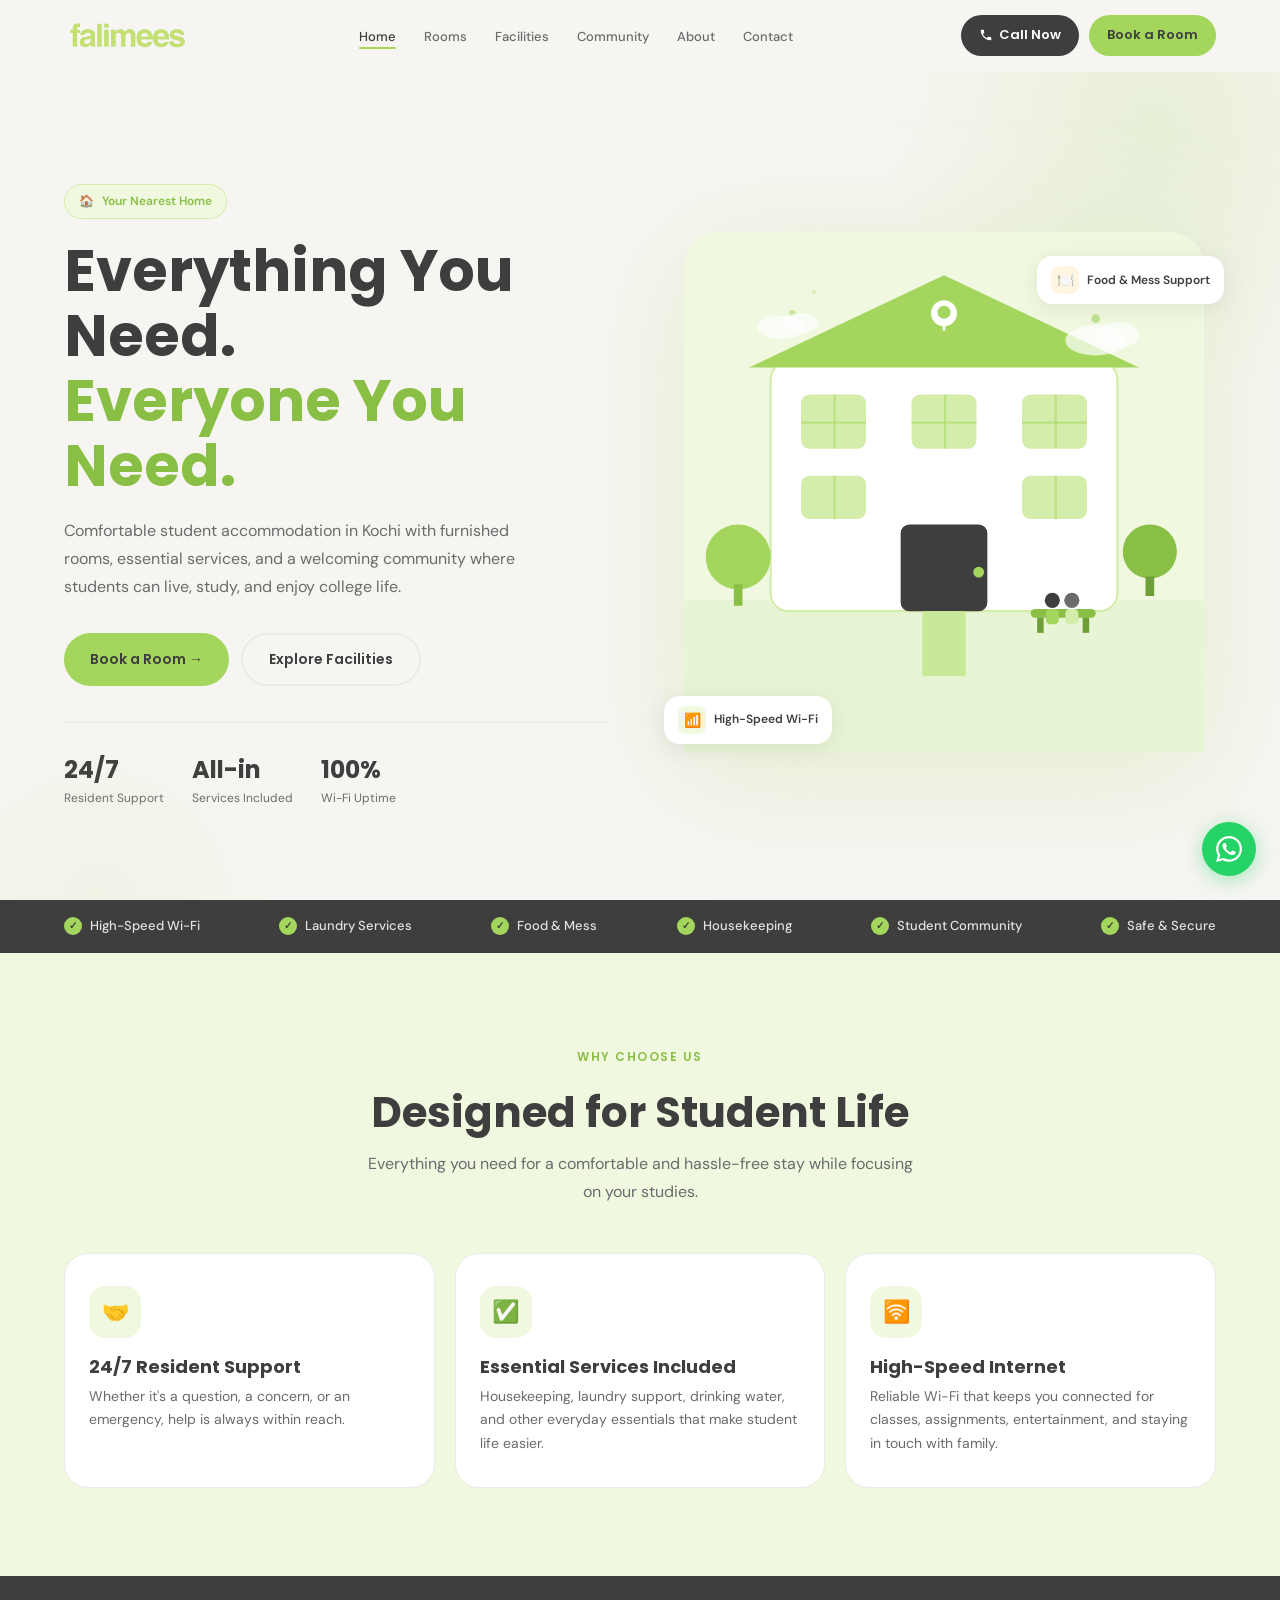
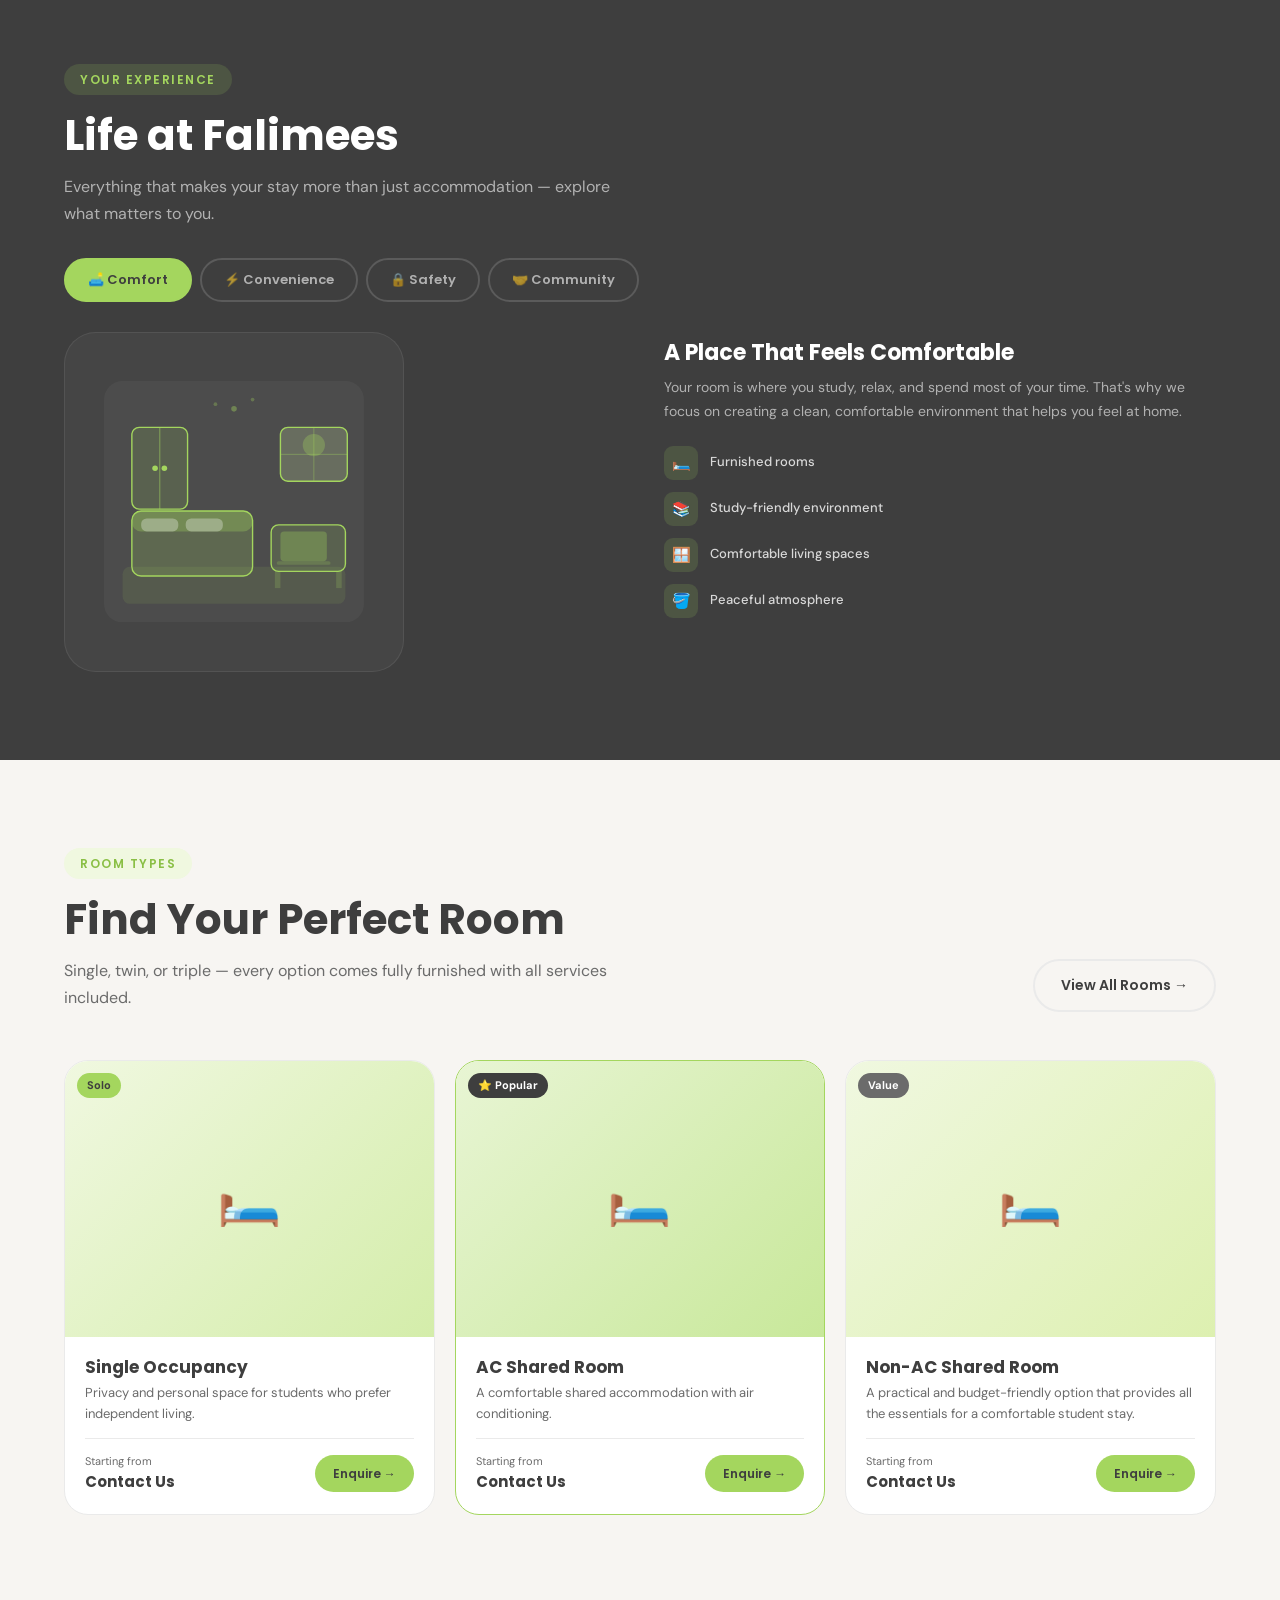
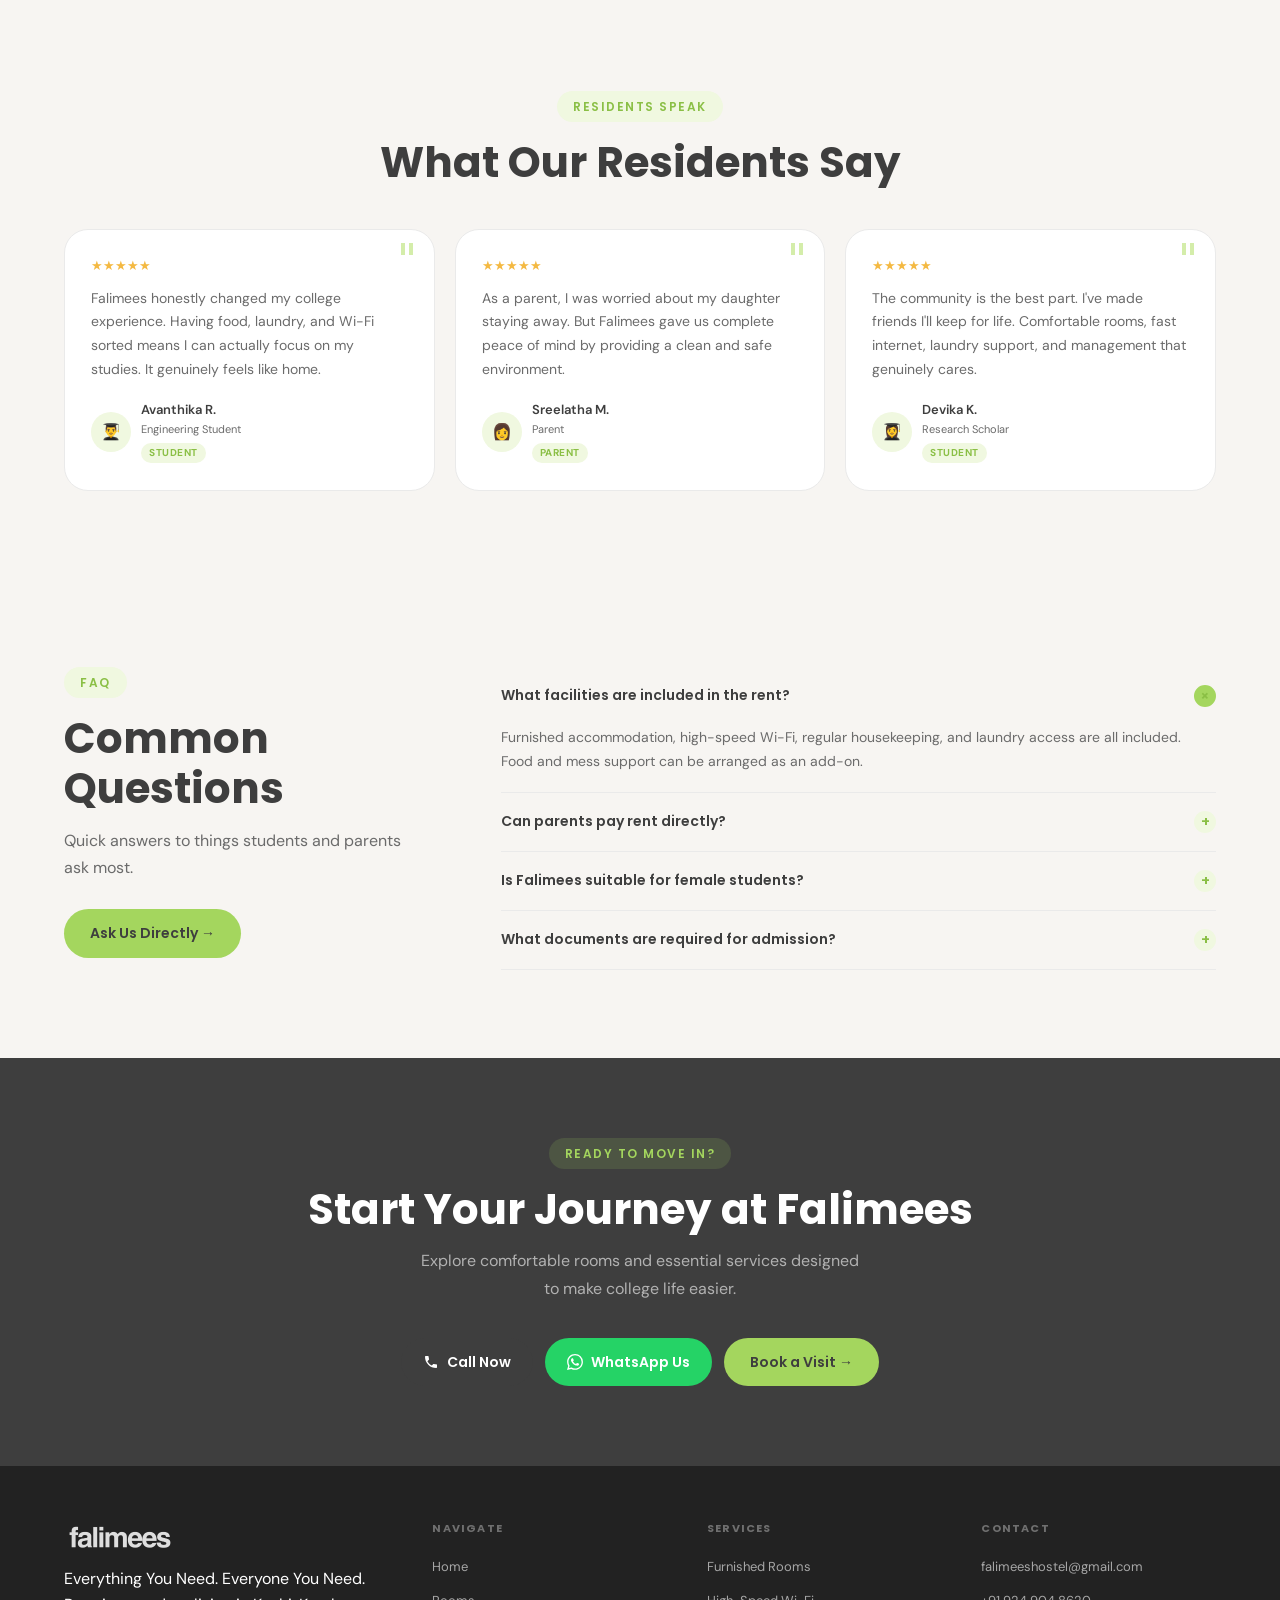
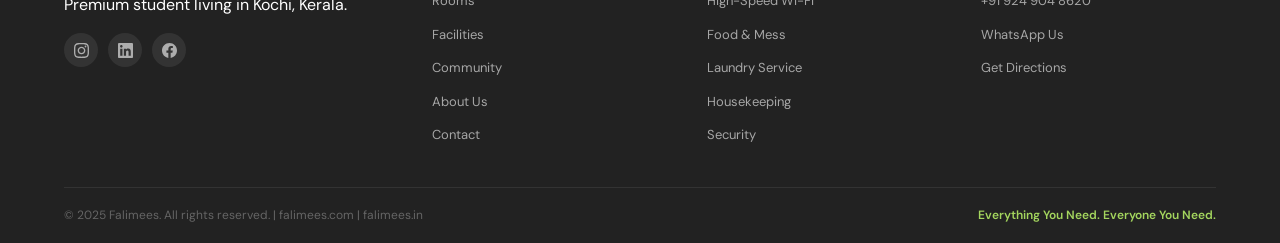
<file: index.html>
<!DOCTYPE html>
<html lang="en">
<head>
  <meta charset="UTF-8" />
  <meta name="viewport" content="width=device-width, initial-scale=1.0" />
  <meta name="description" content="Falimees — Premium student accommodation in Kochi, Kerala. Comfortable rooms, high-speed Wi-Fi, food support, laundry, and a thriving student community. Your Nearest Home." />
  <meta name="keywords" content="student accommodation Kochi, student hostel Kerala, student living Kochi, college hostel Ernakulam, falimees" />
  <meta property="og:title" content="Falimees — Everything You Need. Everyone You Need." />
  <meta property="og:description" content="Premium student accommodation with comfort, community, and convenience in Kochi, Kerala." />
  <meta property="og:image" content="images/logo.png" />
  <meta property="og:url" content="https://falimees.com" />
  <meta name="twitter:card" content="summary_large_image" />
  <title>Falimees — Your Nearest Home | Student Accommodation Kochi</title>
  <link rel="icon" type="image/png" href="images/icon.png" />
  <link rel="apple-touch-icon" href="images/icon.png" />
  <link rel="canonical" href="https://falimees.com" />
  <link rel="preconnect" href="https://fonts.googleapis.com" />
  <link rel="preconnect" href="https://fonts.gstatic.com" crossorigin />
  <link href="https://fonts.googleapis.com/css2?family=Poppins:wght@300;400;500;600;700;800&family=DM+Sans:ital,wght@0,300;0,400;0,500;0,600;1,400&display=swap" rel="stylesheet" />
  <link rel="stylesheet" href="css/style.css" />
</head>
<body>

<!-- ===== NAV ===== -->
<nav class="navbar" id="navbar" aria-label="Main navigation">
  <div class="container">
    <div class="nav-inner">
      <a href="index.html" class="nav-logo" aria-label="Falimees home">
        <img src="images/logo.png" alt="Falimees" />
      </a>
      <ul class="nav-links" role="list">
        <li><a href="index.html" class="active">Home</a></li>
        <li><a href="rooms.html">Rooms</a></li>
        <li><a href="facilities.html">Facilities</a></li>
        <li><a href="community.html">Community</a></li>
        <li><a href="about.html">About</a></li>
        <li><a href="contact.html">Contact</a></li>
      </ul>
      <div class="nav-actions">
        <!-- EDIT: Replace XXXXXXXXXX with your phone number -->
        <a href="tel:+919249048620" class="nav-call-btn" aria-label="Call us">
          <svg width="14" height="14" viewBox="0 0 24 24" fill="currentColor"><path d="M6.62 10.79c1.44 2.83 3.76 5.14 6.59 6.59l2.2-2.2c.27-.27.67-.36 1.02-.24 1.12.37 2.33.57 3.57.57.55 0 1 .45 1 1V20c0 .55-.45 1-1 1-9.39 0-17-7.61-17-17 0-.55.45-1 1-1h3.5c.55 0 1 .45 1 1 0 1.25.2 2.45.57 3.57.11.35.03.74-.25 1.02l-2.2 2.2z"/></svg>
          Call Now
        </a>
        <a href="contact.html" class="nav-book-btn">Book a Room</a>
        <button class="hamburger" id="hamburger" aria-label="Open menu" aria-expanded="false">
          <span></span><span></span><span></span>
        </button>
      </div>
    </div>
  </div>
</nav>

<!-- Mobile Menu -->
<div class="mobile-menu" id="mobileMenu" role="navigation" aria-label="Mobile navigation">
  <a href="index.html">Home</a>
  <a href="rooms.html">Rooms</a>
  <a href="facilities.html">Facilities</a>
  <a href="community.html">Community</a>
  <a href="about.html">About</a>
  <a href="contact.html">Contact</a>
  <div class="mobile-menu-actions">
    <a href="tel:+919249048620" class="btn-call">📞 Call Now</a>
    <a href="contact.html" class="btn-primary">Book a Room</a>
  </div>
</div>

<!-- ===== HERO ===== -->
<section class="hero" aria-labelledby="hero-title">
  <div class="hero-bg-circle"></div>
  <div class="hero-bg-circle2"></div>
  <div class="container">
    <div class="hero-inner">

      <div class="hero-content">
        <div class="hero-badge">
          <!-- <svg width="14" height="14" viewBox="0 0 24 24" fill="currentColor" style="color:var(--brand-green-dark)"><path d="M12 2C8.13 2 5 5.13 5 9c0 5.25 7 13 7 13s7-7.75 7-13c0-3.87-3.13-7-7-7zm0 9.5c-1.38 0-2.5-1.12-2.5-2.5s1.12-2.5 2.5-2.5 2.5 1.12 2.5 2.5-1.12 2.5-2.5 2.5z"/></svg> -->
          <!-- Student Living · Kochi, Kerala -->
          <span>🏠</span> Your Nearest Home
        </div>
        <h1 class="hero-title" id="hero-title">
          Everything You Need.<br><em>Everyone You Need.</em>
        </h1>
        <p class="hero-sub">
          Comfortable student accommodation in Kochi with furnished rooms, essential services, and a welcoming community where students can live, study, and enjoy college life.
        </p>
        <div class="hero-actions">
          <a href="contact.html" class="btn-primary">Book a Room →</a>
          <a href="facilities.html" class="btn-secondary">Explore Facilities</a>
        </div>
        <div class="hero-stats">
          <div>
            <div class="hero-stat-num">24/7</div>
            <div class="hero-stat-label">Resident Support</div>
          </div>
          <div>
            <div class="hero-stat-num">All-in</div>
            <div class="hero-stat-label">Services Included</div>
          </div>
          <div>
            <div class="hero-stat-num">100%</div>
            <div class="hero-stat-label">Wi-Fi Uptime</div>
          </div>
        </div>
      </div>

      <!-- SVG Illustration -->
      <div class="hero-visual">
        <div class="hero-illustration">
          <svg viewBox="0 0 480 480" xmlns="http://www.w3.org/2000/svg" aria-hidden="true">
            <!-- Sky background -->
            <rect width="480" height="480" rx="32" fill="#f0f8e0"/>
            <!-- Ground -->
            <rect x="0" y="340" width="480" height="140" rx="0" fill="#e8f5d4"/>
            <!-- Building body -->
            <rect x="80" y="120" width="320" height="230" rx="16" fill="#ffffff" stroke="#d4edaa" stroke-width="2"/>
            <!-- Roof -->
            <polygon points="60,125 240,40 420,125" fill="#A4D65E"/>
            <!-- Door -->
            <rect x="200" y="270" width="80" height="80" rx="8" fill="#3E3E3E"/>
            <circle cx="272" cy="314" r="5" fill="#A4D65E"/>
            <!-- Windows row 1 -->
            <rect x="108" y="150" width="60" height="50" rx="8" fill="#d4edaa"/>
            <rect x="138" y="150" width="2" height="50" fill="#A4D65E" opacity="0.5"/>
            <rect x="108" y="175" width="60" height="2" fill="#A4D65E" opacity="0.5"/>
            <rect x="210" y="150" width="60" height="50" rx="8" fill="#d4edaa"/>
            <rect x="240" y="150" width="2" height="50" fill="#A4D65E" opacity="0.5"/>
            <rect x="210" y="175" width="60" height="2" fill="#A4D65E" opacity="0.5"/>
            <rect x="312" y="150" width="60" height="50" rx="8" fill="#d4edaa"/>
            <rect x="342" y="150" width="2" height="50" fill="#A4D65E" opacity="0.5"/>
            <rect x="312" y="175" width="60" height="2" fill="#A4D65E" opacity="0.5"/>
            <!-- Windows row 2 -->
            <rect x="108" y="225" width="60" height="40" rx="8" fill="#d4edaa"/>
            <rect x="138" y="225" width="2" height="40" fill="#A4D65E" opacity="0.5"/>
            <rect x="312" y="225" width="60" height="40" rx="8" fill="#d4edaa"/>
            <rect x="342" y="225" width="2" height="40" fill="#A4D65E" opacity="0.5"/>
            <!-- Path / walkway -->
            <rect x="220" y="350" width="40" height="60" fill="#c8e89a"/>
            <!-- Trees -->
            <circle cx="50" cy="300" r="30" fill="#A4D65E"/>
            <rect x="46" y="325" width="8" height="20" fill="#8abf45"/>
            <circle cx="430" cy="295" r="25" fill="#8abf45"/>
            <rect x="426" y="318" width="8" height="18" fill="#6e9e35"/>
            <!-- Stars / sparkles -->
            <circle cx="380" cy="80" r="4" fill="#A4D65E" opacity="0.6"/>
            <circle cx="350" cy="60" r="2.5" fill="#A4D65E" opacity="0.4"/>
            <circle cx="400" cy="55" r="3" fill="#A4D65E" opacity="0.5"/>
            <circle cx="100" cy="75" r="3" fill="#A4D65E" opacity="0.5"/>
            <circle cx="120" cy="55" r="2" fill="#A4D65E" opacity="0.3"/>
            <!-- Location pin on roof -->
            <circle cx="240" cy="75" r="12" fill="white"/>
            <circle cx="240" cy="74" r="6" fill="#A4D65E"/>
            <path d="M240 82 L240 90" stroke="white" stroke-width="2.5" stroke-linecap="round"/>
            <!-- Clouds -->
            <ellipse cx="380" cy="100" rx="28" ry="14" fill="white" opacity="0.7"/>
            <ellipse cx="400" cy="95" rx="20" ry="12" fill="white" opacity="0.7"/>
            <ellipse cx="90" cy="88" rx="22" ry="11" fill="white" opacity="0.7"/>
            <ellipse cx="108" cy="84" rx="16" ry="9" fill="white" opacity="0.7"/>
            <!-- Bench -->
            <rect x="320" y="348" width="60" height="8" rx="4" fill="#8abf45"/>
            <rect x="326" y="356" width="6" height="14" fill="#6e9e35"/>
            <rect x="368" y="356" width="6" height="14" fill="#6e9e35"/>
            <!-- Students sitting (simple) -->
            <circle cx="340" cy="340" r="7" fill="#3E3E3E"/>
            <rect x="334" y="348" width="12" height="14" rx="4" fill="#A4D65E"/>
            <circle cx="358" cy="340" r="7" fill="#6B6B6B"/>
            <rect x="352" y="348" width="12" height="14" rx="4" fill="#d4edaa"/>
          </svg>
        </div>
        <!-- Floating cards -->
        <div class="hero-float-card" style="bottom:16px;left:-8px;">
          <div class="hero-float-icon" style="background:#f0f8e0;">📶</div>
          High-Speed Wi-Fi
        </div>
        <div class="hero-float-card" style="top:24px;right:-8px;">
          <div class="hero-float-icon" style="background:#fff5e0;">🍽️</div>
          Food & Mess Support
        </div>
      </div>

    </div>
  </div>
</section>

<!-- ===== TRUST BAR ===== -->
<div class="trust-bar" aria-label="Key services">
  <div class="container">
    <div class="trust-inner">
      <div class="trust-item"><div class="trust-dot">✓</div>High-Speed Wi-Fi</div>
      <div class="trust-item"><div class="trust-dot">✓</div>Laundry Services</div>
      <div class="trust-item"><div class="trust-dot">✓</div>Food & Mess</div>
      <div class="trust-item"><div class="trust-dot">✓</div>Housekeeping</div>
      <div class="trust-item"><div class="trust-dot">✓</div>Student Community</div>
      <div class="trust-item"><div class="trust-dot">✓</div>Safe & Secure</div>
    </div>
  </div>
</div>

<!-- ===== WHY FALIMEES ===== -->
<section class="why-section" aria-labelledby="why-title">
  <div class="container">
    <div class="text-center fade-up">
      <div class="section-tag">Why Choose Us</div>
      <h2 class="section-title" id="why-title">Designed for Student Life</h2>
      <p class="section-sub">Everything you need for a comfortable and hassle-free stay while focusing on your studies.</p>
    </div>
    <div class="why-grid">
      <div class="why-card fade-up">
        <div class="why-icon">🤝</div>
        <h3>24/7 Resident Support</h3>
        <p>Whether it's a question, a concern, or an emergency, help is always within reach.</p>
      </div>
      <div class="why-card fade-up" style="transition-delay:0.1s;">
        <div class="why-icon">✅</div>
        <h3>Essential Services Included</h3>
        <p>Housekeeping, laundry support, drinking water, and other everyday essentials that make student life easier.</p>
      </div>
      <div class="why-card fade-up" style="transition-delay:0.2s;">
        <div class="why-icon">🛜</div>
        <h3>High-Speed Internet</h3>
        <p>Reliable Wi-Fi that keeps you connected for classes, assignments, entertainment, and staying in touch with family.</p>
      </div>
    </div>
  </div>
</section>

<!-- ===== LIFE AT FALIMEES (Interactive) ===== -->
<section class="life-section" aria-labelledby="life-title">
  <div class="container">
    <div class="fade-up">
      <div class="section-tag">Your Experience</div>
      <h2 class="section-title" id="life-title">Life at Falimees</h2>
      <p class="section-sub">Everything that makes your stay more than just accommodation — explore what matters to you.</p>
      <div class="life-tabs" role="tablist" aria-label="Life categories">
        <button class="life-tab active" data-panel="panel-comfort" role="tab" aria-selected="true">🛋️ Comfort</button>
        <button class="life-tab" data-panel="panel-convenience" role="tab" aria-selected="false">⚡ Convenience</button>
        <button class="life-tab" data-panel="panel-safety" role="tab" aria-selected="false">🔒 Safety</button>
        <button class="life-tab" data-panel="panel-community" role="tab" aria-selected="false">🤝 Community</button>
      </div>
    </div>

    <!-- COMFORT -->
    <div class="life-panel active" id="panel-comfort" role="tabpanel">
      <div class="life-illustration">
        <svg viewBox="0 0 280 260" xmlns="http://www.w3.org/2000/svg" aria-hidden="true">
          <!-- Room illustration -->
          <rect width="280" height="260" rx="20" fill="rgba(255,255,255,0.04)"/>
          <!-- Floor -->
          <rect x="20" y="200" width="240" height="40" rx="8" fill="rgba(164,214,94,0.1)"/>
          <!-- Bed -->
          <rect x="30" y="140" width="130" height="70" rx="10" fill="rgba(164,214,94,0.2)" stroke="#A4D65E" stroke-width="1.5"/>
          <rect x="30" y="140" width="130" height="22" rx="10" fill="rgba(164,214,94,0.3)"/>
          <!-- Pillow -->
          <rect x="40" y="148" width="40" height="14" rx="6" fill="rgba(255,255,255,0.3)"/>
          <rect x="88" y="148" width="40" height="14" rx="6" fill="rgba(255,255,255,0.3)"/>
          <!-- Study desk -->
          <rect x="180" y="155" width="80" height="50" rx="8" fill="rgba(164,214,94,0.15)" stroke="#A4D65E" stroke-width="1.5"/>
          <!-- Laptop on desk -->
          <rect x="190" y="162" width="50" height="32" rx="4" fill="rgba(164,214,94,0.3)"/>
          <rect x="186" y="194" width="58" height="4" rx="2" fill="rgba(164,214,94,0.2)"/>
          <!-- Desk legs -->
          <rect x="184" y="205" width="6" height="18" fill="rgba(164,214,94,0.2)"/>
          <rect x="250" y="205" width="6" height="18" fill="rgba(164,214,94,0.2)"/>
          <!-- Wardrobe -->
          <rect x="30" y="50" width="60" height="88" rx="8" fill="rgba(164,214,94,0.15)" stroke="#A4D65E" stroke-width="1.5"/>
          <line x1="60" y1="50" x2="60" y2="138" stroke="#A4D65E" stroke-width="1.5" opacity="0.4"/>
          <circle cx="55" cy="94" r="3" fill="#A4D65E"/>
          <circle cx="65" cy="94" r="3" fill="#A4D65E"/>
          <!-- Window -->
          <rect x="190" y="50" width="72" height="58" rx="8" fill="rgba(212,237,170,0.2)" stroke="#A4D65E" stroke-width="1.5"/>
          <line x1="226" y1="50" x2="226" y2="108" stroke="#A4D65E" stroke-width="1" opacity="0.4"/>
          <line x1="190" y1="79" x2="262" y2="79" stroke="#A4D65E" stroke-width="1" opacity="0.4"/>
          <!-- Sun through window -->
          <circle cx="226" cy="69" r="12" fill="rgba(164,214,94,0.3)"/>
          <!-- Stars -->
          <circle cx="140" cy="30" r="3" fill="#A4D65E" opacity="0.4"/>
          <circle cx="160" cy="20" r="2" fill="#A4D65E" opacity="0.3"/>
          <circle cx="120" cy="25" r="2" fill="#A4D65E" opacity="0.3"/>
        </svg>
      </div>
      <div class="life-text">
        <h3>A Place That Feels Comfortable</h3>
        <p>Your room is where you study, relax, and spend most of your time. That's why we focus on creating a clean, comfortable environment that helps you feel at home.</p>
        <div class="life-features">
          <div class="life-feat"><div class="life-feat-icon">🛏️</div><span>Furnished rooms</span></div>
          <div class="life-feat"><div class="life-feat-icon">📚</div><span>Study-friendly environment</span></div>
          <div class="life-feat"><div class="life-feat-icon">🪟</div><span>Comfortable living spaces</span></div>
          <div class="life-feat"><div class="life-feat-icon">🪣</div><span>Peaceful atmosphere</span></div>
        </div>
      </div>
    </div>

    <!-- CONVENIENCE -->
    <div class="life-panel" id="panel-convenience" role="tabpanel">
      <div class="life-illustration">
        <svg viewBox="0 0 280 260" xmlns="http://www.w3.org/2000/svg" aria-hidden="true">
          <rect width="280" height="260" rx="20" fill="rgba(255,255,255,0.04)"/>
          <!-- Wi-Fi symbol -->
          <circle cx="140" cy="110" r="8" fill="#A4D65E"/>
          <path d="M116 88 Q140 70 164 88" fill="none" stroke="#A4D65E" stroke-width="3" stroke-linecap="round" opacity="0.8"/>
          <path d="M100 74 Q140 48 180 74" fill="none" stroke="#A4D65E" stroke-width="3" stroke-linecap="round" opacity="0.5"/>
          <path d="M82 60 Q140 26 198 60" fill="none" stroke="#A4D65E" stroke-width="3" stroke-linecap="round" opacity="0.3"/>
          <!-- Washing machine -->
          <rect x="30" y="145" width="60" height="72" rx="10" fill="rgba(164,214,94,0.15)" stroke="#A4D65E" stroke-width="1.5"/>
          <circle cx="60" cy="181" r="20" fill="rgba(164,214,94,0.1)" stroke="#A4D65E" stroke-width="2"/>
          <circle cx="60" cy="181" r="11" fill="rgba(164,214,94,0.2)"/>
          <rect x="38" y="152" width="44" height="8" rx="4" fill="rgba(164,214,94,0.2)"/>
          <!-- Food bowl -->
          <ellipse cx="200" cy="188" rx="40" ry="18" fill="rgba(164,214,94,0.15)" stroke="#A4D65E" stroke-width="1.5"/>
          <ellipse cx="200" cy="188" rx="28" ry="10" fill="rgba(164,214,94,0.2)"/>
          <rect x="175" y="162" width="50" height="26" rx="8" fill="rgba(164,214,94,0.1)" stroke="#A4D65E" stroke-width="1.5"/>
          <!-- Steam lines -->
          <path d="M188 155 Q190 147 188 139" fill="none" stroke="#A4D65E" stroke-width="2" stroke-linecap="round" opacity="0.6"/>
          <path d="M200 153 Q202 145 200 137" fill="none" stroke="#A4D65E" stroke-width="2" stroke-linecap="round" opacity="0.6"/>
          <path d="M212 155 Q214 147 212 139" fill="none" stroke="#A4D65E" stroke-width="2" stroke-linecap="round" opacity="0.6"/>
          <!-- Power backup -->
          <rect x="115" y="152" width="50" height="30" rx="8" fill="rgba(164,214,94,0.15)" stroke="#A4D65E" stroke-width="1.5"/>
          <path d="M138 160 L134 172 L140 172 L136 184" fill="none" stroke="#A4D65E" stroke-width="2.5" stroke-linecap="round" stroke-linejoin="round"/>
          <!-- Labels -->
          <text x="60" y="230" text-anchor="middle" font-size="10" fill="rgba(255,255,255,0.5)" font-family="DM Sans,sans-serif">Laundry</text>
          <text x="140" y="200" text-anchor="middle" font-size="10" fill="rgba(255,255,255,0.5)" font-family="DM Sans,sans-serif">Power</text>
          <text x="200" y="217" text-anchor="middle" font-size="10" fill="rgba(255,255,255,0.5)" font-family="DM Sans,sans-serif">Food</text>
        </svg>
      </div>
      <div class="life-text">
        <h3>Everything You Need Within Reach</h3>
        <p>From internet access to housekeeping, everyday essentials are taken care of so you can spend more time focusing on college life.</p>
        <div class="life-features">
          <div class="life-feat"><div class="life-feat-icon">📶</div><span>High-speed WiFi</span></div>
          <div class="life-feat"><div class="life-feat-icon">👕</div><span>Laundry support</span></div>
          <div class="life-feat"><div class="life-feat-icon">🍽️</div><span>Out mess support</span></div>
          <div class="life-feat"><div class="life-feat-icon">🧹</div><span>Housekeeping</span></div>
          <div class="life-feat"><div class="life-feat-icon">💧</div><span>Drinking water</span></div>
        </div>
      </div>
    </div>

    <!-- SAFETY -->
    <div class="life-panel" id="panel-safety" role="tabpanel">
      <div class="life-illustration">
        <svg viewBox="0 0 280 260" xmlns="http://www.w3.org/2000/svg" aria-hidden="true">
          <rect width="280" height="260" rx="20" fill="rgba(255,255,255,0.04)"/>
          <!-- Shield -->
          <path d="M140 30 L200 55 L200 130 Q200 175 140 200 Q80 175 80 130 L80 55 Z" fill="rgba(164,214,94,0.15)" stroke="#A4D65E" stroke-width="2"/>
          <!-- Check in shield -->
          <path d="M115 115 L133 133 L168 95" fill="none" stroke="#A4D65E" stroke-width="4" stroke-linecap="round" stroke-linejoin="round"/>
          <!-- CCTV camera -->
          <rect x="32" y="50" width="36" height="24" rx="6" fill="rgba(164,214,94,0.15)" stroke="#A4D65E" stroke-width="1.5"/>
          <circle cx="56" cy="62" r="7" fill="rgba(164,214,94,0.25)" stroke="#A4D65E" stroke-width="1.5"/>
          <line x1="68" y1="62" x2="80" y2="62" stroke="#A4D65E" stroke-width="2" stroke-linecap="round"/>
          <!-- Guard figure -->
          <circle cx="220" cy="72" r="16" fill="rgba(164,214,94,0.15)" stroke="#A4D65E" stroke-width="1.5"/>
          <circle cx="220" cy="65" r="7" fill="rgba(164,214,94,0.3)"/>
          <path d="M206 88 Q220 82 234 88 L234 110 Q220 115 206 110 Z" fill="rgba(164,214,94,0.15)" stroke="#A4D65E" stroke-width="1.5"/>
          <!-- Lock -->
          <rect x="118" y="218" width="44" height="34" rx="8" fill="rgba(164,214,94,0.15)" stroke="#A4D65E" stroke-width="1.5"/>
          <path d="M128 218 L128 210 Q128 200 140 200 Q152 200 152 210 L152 218" fill="none" stroke="#A4D65E" stroke-width="2" stroke-linecap="round"/>
          <circle cx="140" cy="233" r="5" fill="#A4D65E"/>
          <line x1="140" y1="238" x2="140" y2="244" stroke="#A4D65E" stroke-width="2.5" stroke-linecap="round"/>
        </svg>
      </div>
      <div class="life-text">
        <h3>A Secure Place To Stay</h3>
        <p>Students and parents should feel confident about where they live. We maintain a safe and well-managed environment for all residents.</p>
        <div class="life-features">
          <div class="life-feat"><div class="life-feat-icon">🔒</div><span>Secure premises</span></div>
          <div class="life-feat"><div class="life-feat-icon">🧑‍💼</div><span>Resident support</span></div>
          <div class="life-feat"><div class="life-feat-icon">🧼</div><span>Well-managed accommodation</span></div>
          <div class="life-feat"><div class="life-feat-icon">📞</div><span>Responsive assistance</span></div>
        </div>
      </div>
    </div>

    <!-- COMMUNITY -->
    <div class="life-panel" id="panel-community" role="tabpanel">
      <div class="life-illustration">
        <svg viewBox="0 0 280 260" xmlns="http://www.w3.org/2000/svg" aria-hidden="true">
          <rect width="280" height="260" rx="20" fill="rgba(255,255,255,0.04)"/>
          <!-- People circles -->
          <circle cx="140" cy="110" r="30" fill="rgba(164,214,94,0.2)" stroke="#A4D65E" stroke-width="2"/>
          <circle cx="140" cy="100" r="14" fill="rgba(164,214,94,0.35)"/>
          <path d="M115 130 Q140 118 165 130 L165 145 Q140 153 115 145 Z" fill="rgba(164,214,94,0.2)"/>
          <!-- Side person 1 -->
          <circle cx="72" cy="125" r="22" fill="rgba(164,214,94,0.12)" stroke="#A4D65E" stroke-width="1.5" stroke-dasharray="4,3"/>
          <circle cx="72" cy="117" r="10" fill="rgba(164,214,94,0.25)"/>
          <path d="M56 138 Q72 130 88 138 L88 148 Q72 154 56 148 Z" fill="rgba(164,214,94,0.15)"/>
          <!-- Side person 2 -->
          <circle cx="208" cy="125" r="22" fill="rgba(164,214,94,0.12)" stroke="#A4D65E" stroke-width="1.5" stroke-dasharray="4,3"/>
          <circle cx="208" cy="117" r="10" fill="rgba(164,214,94,0.25)"/>
          <path d="M192 138 Q208 130 224 138 L224 148 Q208 154 192 148 Z" fill="rgba(164,214,94,0.15)"/>
          <!-- Connecting lines -->
          <line x1="94" y1="125" x2="110" y2="118" stroke="#A4D65E" stroke-width="1.5" opacity="0.5"/>
          <line x1="170" y1="118" x2="186" y2="125" stroke="#A4D65E" stroke-width="1.5" opacity="0.5"/>
          <!-- Heart above -->
          <path d="M133 68 Q133 60 140 60 Q147 60 147 68 Q147 76 140 82 Q133 76 133 68 Z" fill="#A4D65E" opacity="0.7"/>
          <!-- Chat bubbles -->
          <rect x="40" y="168" width="64" height="28" rx="10" fill="rgba(164,214,94,0.15)" stroke="#A4D65E" stroke-width="1.5"/>
          <path d="M50 196 L44 206 L60 196" fill="rgba(164,214,94,0.15)" stroke="#A4D65E" stroke-width="1.5"/>
          <rect x="176" y="168" width="64" height="28" rx="10" fill="rgba(164,214,94,0.15)" stroke="#A4D65E" stroke-width="1.5"/>
          <path d="M230 196 L236 206 L220 196" fill="rgba(164,214,94,0.15)" stroke="#A4D65E" stroke-width="1.5"/>
          <!-- Dots in chat -->
          <circle cx="57" cy="182" r="3" fill="#A4D65E" opacity="0.6"/>
          <circle cx="67" cy="182" r="3" fill="#A4D65E" opacity="0.6"/>
          <circle cx="77" cy="182" r="3" fill="#A4D65E" opacity="0.6"/>
          <circle cx="193" cy="182" r="3" fill="#A4D65E" opacity="0.6"/>
          <circle cx="203" cy="182" r="3" fill="#A4D65E" opacity="0.6"/>
          <circle cx="213" cy="182" r="3" fill="#A4D65E" opacity="0.6"/>
        </svg>
      </div>
      <div class="life-text">
        <h3>You're Never Alone Here</h3>
        <p>Living with fellow students creates opportunities to make friends, share experiences, and build meaningful connections beyond the classroom.</p>
        <div class="life-features">
          <div class="life-feat"><div class="life-feat-icon">🤝</div><span>Student community</span></div>
          <div class="life-feat"><div class="life-feat-icon">🎓</div><span>Supportive environment</span></div>
          <div class="life-feat"><div class="life-feat-icon">🌐</div><span>Friendship Networks</span></div>
          <div class="life-feat"><div class="life-feat-icon">✨</div><span>Shared experiences</span></div>
        </div>
      </div>
    </div>

  </div>
</section>

<!-- ===== ROOM TYPES PREVIEW ===== -->
<section class="rooms-section" aria-labelledby="rooms-title">
  <div class="container">
    <div class="section-header-row fade-up">
      <div>
        <div class="section-tag">Room Types</div>
        <h2 class="section-title" id="rooms-title">Find Your Perfect Room</h2>
        <p class="section-sub">Single, twin, or triple — every option comes fully furnished with all services included.</p>
      </div>
      <a href="rooms.html" class="btn-secondary">View All Rooms →</a>
    </div>

    <div class="rooms-grid">
      <div class="room-card fade-up">
        <div class="room-img-wrap">
          <div class="room-badge" style="background:var(--brand-green);color:var(--text);">Solo</div>
          🛏️
        </div>
        <div class="room-body">
          <h3>Single Occupancy</h3>
          <p>Privacy and personal space for students who prefer independent living.</p>
          <!-- <div class="room-tags">
            <span class="room-tag">Private Room</span>
            <span class="room-tag">Study Desk</span>
            <span class="room-tag">Wardrobe</span>
          </div> -->
          <div class="room-footer">
            <div><div class="room-price-label">Starting from</div><div class="room-price-val">Contact Us</div></div>
            <a href="contact.html" class="btn-primary" style="font-size:12px;padding:9px 18px;">Enquire →</a>
          </div>
        </div>
      </div>

      <div class="room-card fade-up" style="transition-delay:0.1s; border-color: var(--brand-green);">
        <div class="room-img-wrap" style="background:linear-gradient(135deg,#e8f5d4,#c8e89a);">
          <div class="room-badge" style="background:var(--text);color:white;">⭐ Popular</div>
          🛏️
        </div>
        <div class="room-body">
          <h3>AC Shared Room</h3>
          <p>A comfortable shared accommodation with air conditioning.</p>
          <!-- <div class="room-tags">
            <span class="room-tag">2-Person Room</span>
            <span class="room-tag">2 Study Desks</span>
            <span class="room-tag">2 Wardrobes</span>
          </div>-->
          <div class="room-footer">
            <div><div class="room-price-label">Starting from</div><div class="room-price-val">Contact Us</div></div>
            <a href="contact.html" class="btn-primary" style="font-size:12px;padding:9px 18px;">Enquire →</a>
          </div>
        </div>
      </div>

      <div class="room-card fade-up" style="transition-delay:0.2s;">
        <div class="room-img-wrap" style="background:linear-gradient(135deg,#f0f8e0,#ddf0b0);">
          <div class="room-badge" style="background:#6B6B6B;color:white;">Value</div>
          🛏️
        </div>
        <div class="room-body">
          <h3>Non-AC Shared Room</h3>
          <p>A practical and budget-friendly option that provides all the essentials for a comfortable student stay.</p>
          <!-- <div class="room-tags">
            <span class="room-tag">3-Person Room</span>
            <span class="room-tag">Study Area</span>
            <span class="room-tag">Storage</span> 
          </div> -->
          <div class="room-footer">
            <div><div class="room-price-label">Starting from</div><div class="room-price-val">Contact Us</div></div>
            <a href="contact.html" class="btn-primary" style="font-size:12px;padding:9px 18px;">Enquire →</a>
          </div>
        </div>
      </div>
    </div>
  </div>
</section>

<!-- ===== TESTIMONIALS ===== -->
<section class="testi-section" aria-labelledby="testi-title">
  <div class="container">
    <div class="text-center fade-up" style="margin-bottom:40px;">
      <div class="section-tag">Residents Speak</div>
      <h2 class="section-title" id="testi-title">What Our Residents Say</h2>
    </div>
    <div class="testi-grid">
      <div class="testi-card fade-up">
        <div class="testi-stars">★★★★★</div>
        <p>Falimees honestly changed my college experience. Having food, laundry, and Wi-Fi sorted means I can actually focus on my studies. It genuinely feels like home.</p>
        <div class="testi-author">
          <div class="testi-avatar">👨‍🎓</div>
          <div>
            <div class="testi-name">Avanthika R.</div>
            <div class="testi-role">Engineering Student</div>
            <div class="testi-type-badge">Student</div>
          </div>
        </div>
      </div>
      <div class="testi-card fade-up" style="transition-delay:0.1s;">
        <div class="testi-stars">★★★★★</div>
        <p>As a parent, I was worried about my daughter staying away. But Falimees gave us complete peace of mind by providing a clean and safe environment.</p>
        <div class="testi-author">
          <div class="testi-avatar">👩</div>
          <div>
            <div class="testi-name">Sreelatha M.</div>
            <div class="testi-role">Parent</div>
            <div class="testi-type-badge">Parent</div>
          </div>
        </div>
      </div>
      <div class="testi-card fade-up" style="transition-delay:0.2s;">
        <div class="testi-stars">★★★★★</div>
        <p>The community is the best part. I've made friends I'll keep for life. Comfortable rooms, fast internet, laundry support, and management that genuinely cares.</p>
        <div class="testi-author">
          <div class="testi-avatar">👩‍🎓</div>
          <div>
            <div class="testi-name">Devika K.</div>
            <div class="testi-role">Research Scholar</div>
            <div class="testi-type-badge">Student</div>
          </div>
        </div>
      </div>
    </div>
  </div>
</section>


<!-- ===== FAQ PREVIEW ===== -->
<section class="faq-section" aria-labelledby="faq-title">
  <div class="container">
    <div class="faq-grid">
      <div class="fade-up">
        <div class="section-tag">FAQ</div>
        <h2 class="section-title" id="faq-title">Common Questions</h2>
        <p class="section-sub" style="margin-bottom:28px;">Quick answers to things students and parents ask most.</p>
        <a href="contact.html" class="btn-primary">Ask Us Directly →</a>
      </div>
      <div class="faq-items fade-up">
        <div class="faq-item open">
          <button class="faq-q">What facilities are included in the rent?<span class="faq-toggle">+</span></button>
          <div class="faq-a">Furnished accommodation, high-speed Wi-Fi, regular housekeeping, and laundry access are all included. Food and mess support can be arranged as an add-on.</div>
        </div>
        <div class="faq-item">
          <button class="faq-q">Can parents pay rent directly?<span class="faq-toggle">+</span></button>
          <div class="faq-a">Yes, absolutely. We accept payments from parents via bank transfer, UPI, and other digital methods. Receipts and updates are always available on request.</div>
        </div>
        <div class="faq-item">
          <button class="faq-q">Is Falimees suitable for female students?<span class="faq-toggle">+</span></button>
          <div class="faq-a">Yes. Safety and comfort are our top priorities. The premises are gated, monitored, and professionally managed. Reach out to us for specific arrangements.</div>
        </div>
        <div class="faq-item">
          <button class="faq-q">What documents are required for admission?<span class="faq-toggle">+</span></button>
          <div class="faq-a">College ID or admission letter, government-issued photo ID (Aadhaar), passport photograph, and parent/guardian contact details. We'll guide you through everything when you enquire.</div>
        </div>
      </div>
    </div>
  </div>
</section>

<!-- ===== FINAL CTA ===== -->
<section class="cta-section" aria-label="Book a room call to action">
  <div class="container">
    <div class="cta-inner fade-up">
      <div class="section-tag">Ready to Move In?</div>
      <h2 class="section-title">Start Your Journey at Falimees</h2>
      <p>Explore comfortable rooms and essential services designed to make college life easier.</p>
      <div class="cta-buttons">
        <!-- EDIT: Replace XXXXXXXXXX with your phone number -->
        <a href="tel:+919249048620" class="btn-call">
          <svg width="16" height="16" viewBox="0 0 24 24" fill="currentColor"><path d="M6.62 10.79c1.44 2.83 3.76 5.14 6.59 6.59l2.2-2.2c.27-.27.67-.36 1.02-.24 1.12.37 2.33.57 3.57.57.55 0 1 .45 1 1V20c0 .55-.45 1-1 1-9.39 0-17-7.61-17-17 0-.55.45-1 1-1h3.5c.55 0 1 .45 1 1 0 1.25.2 2.45.57 3.57.11.35.03.74-.25 1.02l-2.2 2.2z"/></svg>
          Call Now
        </a>
        <a href="https://wa.me/919249048620?text=Hi%20Falimees%2C%20I'm%20interested%20in%20a%20room." class="btn-whatsapp" target="_blank" rel="noopener">
          <svg viewBox="0 0 24 24" width="16" height="16" fill="currentColor"><path d="M17.472 14.382c-.297-.149-1.758-.867-2.03-.967-.273-.099-.471-.148-.67.15-.197.297-.767.966-.94 1.164-.173.199-.347.223-.644.075-.297-.15-1.255-.463-2.39-1.475-.883-.788-1.48-1.761-1.653-2.059-.173-.297-.018-.458.13-.606.134-.133.298-.347.446-.52.149-.174.198-.298.298-.497.099-.198.05-.371-.025-.52-.075-.149-.669-1.612-.916-2.207-.242-.579-.487-.5-.669-.51-.173-.008-.371-.01-.57-.01-.198 0-.52.074-.792.372-.272.297-1.04 1.016-1.04 2.479 0 1.462 1.065 2.875 1.213 3.074.149.198 2.096 3.2 5.077 4.487.709.306 1.262.489 1.694.625.712.227 1.36.195 1.871.118.571-.085 1.758-.719 2.006-1.413.248-.694.248-1.289.173-1.413-.074-.124-.272-.198-.57-.347m-5.421 7.403h-.004a9.87 9.87 0 01-5.031-1.378l-.361-.214-3.741.982.998-3.648-.235-.374a9.86 9.86 0 01-1.51-5.26c.001-5.45 4.436-9.884 9.888-9.884 2.64 0 5.122 1.03 6.988 2.898a9.825 9.825 0 012.893 6.994c-.003 5.45-4.437 9.884-9.885 9.884m8.413-18.297A11.815 11.815 0 0012.05 0C5.495 0 .16 5.335.157 11.892c0 2.096.547 4.142 1.588 5.945L.057 24l6.305-1.654a11.882 11.882 0 005.683 1.448h.005c6.554 0 11.89-5.335 11.893-11.893a11.821 11.821 0 00-3.48-8.413Z"/></svg>
          WhatsApp Us
        </a>
        <a href="contact.html" class="btn-primary">Book a Visit →</a>
      </div>
    </div>
  </div>
</section>

<!-- ===== FOOTER ===== -->
<footer class="footer">
  <div class="container">
    <div class="footer-grid">
      <div>
        <img src="images/logo.png" alt="Falimees" class="footer-brand-img" />
        <p class="footer-brand">Everything You Need. Everyone You Need.<br>Premium student living in Kochi, Kerala.</p>
        <div class="social-links" style="margin-top:16px;">
          <a href="https://www.instagram.com/falimees/" class="social-link" target="_blank" rel="noopener" aria-label="Instagram">
            <svg viewBox="0 0 24 24" width="15" height="15" fill="currentColor"><path d="M12 2.163c3.204 0 3.584.012 4.85.07 3.252.148 4.771 1.691 4.919 4.919.058 1.265.069 1.645.069 4.849 0 3.205-.012 3.584-.069 4.849-.149 3.225-1.664 4.771-4.919 4.919-1.266.058-1.644.07-4.85.07-3.204 0-3.584-.012-4.849-.07-3.26-.149-4.771-1.699-4.919-4.92-.058-1.265-.07-1.644-.07-4.849 0-3.204.013-3.583.07-4.849.149-3.227 1.664-4.771 4.919-4.919 1.266-.057 1.645-.069 4.849-.069zm0-2.163c-3.259 0-3.667.014-4.947.072-4.358.2-6.78 2.618-6.98 6.98-.059 1.281-.073 1.689-.073 4.948 0 3.259.014 3.668.072 4.948.2 4.358 2.618 6.78 6.98 6.98 1.281.058 1.689.072 4.948.072 3.259 0 3.668-.014 4.948-.072 4.354-.2 6.782-2.618 6.979-6.98.059-1.28.073-1.689.073-4.948 0-3.259-.014-3.667-.072-4.947-.196-4.354-2.617-6.78-6.979-6.98-1.281-.059-1.69-.073-4.949-.073zm0 5.838c-3.403 0-6.162 2.759-6.162 6.162s2.759 6.163 6.162 6.163 6.162-2.759 6.162-6.163c0-3.403-2.759-6.162-6.162-6.162zm0 10.162c-2.209 0-4-1.79-4-4 0-2.209 1.791-4 4-4s4 1.791 4 4c0 2.21-1.791 4-4 4zm6.406-11.845c-.796 0-1.441.645-1.441 1.44s.645 1.44 1.441 1.44c.795 0 1.439-.645 1.439-1.44s-.644-1.44-1.439-1.44z"/></svg>
          </a>
          <a href="https://www.linkedin.com/company/falimees/" class="social-link" target="_blank" rel="noopener" aria-label="LinkedIn">
            <svg viewBox="0 0 24 24" width="15" height="15" fill="currentColor"><path d="M20.447 20.452h-3.554v-5.569c0-1.328-.027-3.037-1.852-3.037-1.853 0-2.136 1.445-2.136 2.939v5.667H9.351V9h3.414v1.561h.046c.477-.9 1.637-1.85 3.37-1.85 3.601 0 4.267 2.37 4.267 5.455v6.286zM5.337 7.433c-1.144 0-2.063-.926-2.063-2.065 0-1.138.92-2.063 2.063-2.063 1.14 0 2.064.925 2.064 2.063 0 1.139-.925 2.065-2.064 2.065zm1.782 13.019H3.555V9h3.564v11.452zM22.225 0H1.771C.792 0 0 .774 0 1.729v20.542C0 23.227.792 24 1.771 24h20.451C23.2 24 24 23.227 24 22.271V1.729C24 .774 23.2 0 22.222 0h.003z"/></svg>
          </a>
          <a href="https://www.facebook.com/share/1MpvX8Ycaa/" class="social-link" target="_blank" rel="noopener" aria-label="Facebook">
            <svg viewBox="0 0 24 24" width="15" height="15" fill="currentColor"><path d="M24 12.073c0-6.627-5.373-12-12-12s-12 5.373-12 12c0 5.99 4.388 10.954 10.125 11.854v-8.385H7.078v-3.47h3.047V9.43c0-3.007 1.792-4.669 4.533-4.669 1.312 0 2.686.235 2.686.235v2.953H15.83c-1.491 0-1.956.925-1.956 1.874v2.25h3.328l-.532 3.47h-2.796v8.385C19.612 23.027 24 18.062 24 12.073z"/></svg>
          </a>
        </div>
      </div>
      <div class="footer-col">
        <h4>Navigate</h4>
        <ul>
          <li><a href="index.html">Home</a></li>
          <li><a href="rooms.html">Rooms</a></li>
          <li><a href="facilities.html">Facilities</a></li>
          <li><a href="community.html">Community</a></li>
          <li><a href="about.html">About Us</a></li>
          <li><a href="contact.html">Contact</a></li>
        </ul>
      </div>
      <div class="footer-col">
        <h4>Services</h4>
        <ul>
          <li><a href="facilities.html">Furnished Rooms</a></li>
          <li><a href="facilities.html">High-Speed Wi-Fi</a></li>
          <li><a href="facilities.html">Food & Mess</a></li>
          <li><a href="facilities.html">Laundry Service</a></li>
          <li><a href="facilities.html">Housekeeping</a></li>
          <li><a href="facilities.html">Security</a></li>
        </ul>
      </div>
      <div class="footer-col">
        <h4>Contact</h4>
        <ul>
          <!-- EDIT: Replace with your actual contact details -->
          <li><a href="mailto:falimeeshostel@gmail.com">falimeeshostel@gmail.com</a></li>
          <li><a href="tel:+919249048620">+91 924 904 8620</a></li>
          <li><a href="https://wa.me/919249048620" target="_blank" rel="noopener">WhatsApp Us</a></li>
          <li><a href="contact.html">Get Directions</a></li>
        </ul>
      </div>
    </div>
    <div class="footer-bottom">
      <p>© 2025 Falimees. All rights reserved. | <a href="https://falimees.com" style="color:rgba(255,255,255,0.3);">falimees.com</a> | <a href="https://falimees.in" style="color:rgba(255,255,255,0.3);">falimees.in</a></p>
      <div class="footer-tagline">Everything You Need. Everyone You Need.</div>
    </div>
  </div>
</footer>

<!-- Floating WhatsApp -->
<a href="https://wa.me/919249048620" class="whatsapp-float" target="_blank" rel="noopener" aria-label="Chat on WhatsApp">
  <svg viewBox="0 0 24 24" xmlns="http://www.w3.org/2000/svg"><path d="M17.472 14.382c-.297-.149-1.758-.867-2.03-.967-.273-.099-.471-.148-.67.15-.197.297-.767.966-.94 1.164-.173.199-.347.223-.644.075-.297-.15-1.255-.463-2.39-1.475-.883-.788-1.48-1.761-1.653-2.059-.173-.297-.018-.458.13-.606.134-.133.298-.347.446-.52.149-.174.198-.298.298-.497.099-.198.05-.371-.025-.52-.075-.149-.669-1.612-.916-2.207-.242-.579-.487-.5-.669-.51-.173-.008-.371-.01-.57-.01-.198 0-.52.074-.792.372-.272.297-1.04 1.016-1.04 2.479 0 1.462 1.065 2.875 1.213 3.074.149.198 2.096 3.2 5.077 4.487.709.306 1.262.489 1.694.625.712.227 1.36.195 1.871.118.571-.085 1.758-.719 2.006-1.413.248-.694.248-1.289.173-1.413-.074-.124-.272-.198-.57-.347m-5.421 7.403h-.004a9.87 9.87 0 01-5.031-1.378l-.361-.214-3.741.982.998-3.648-.235-.374a9.86 9.86 0 01-1.51-5.26c.001-5.45 4.436-9.884 9.888-9.884 2.64 0 5.122 1.03 6.988 2.898a9.825 9.825 0 012.893 6.994c-.003 5.45-4.437 9.884-9.885 9.884m8.413-18.297A11.815 11.815 0 0012.05 0C5.495 0 .16 5.335.157 11.892c0 2.096.547 4.142 1.588 5.945L.057 24l6.305-1.654a11.882 11.882 0 005.683 1.448h.005c6.554 0 11.89-5.335 11.893-11.893a11.821 11.821 0 00-3.48-8.413Z"/></svg>
</a>

<script src="js/main.js"></script>
</body>
</html>
</file>
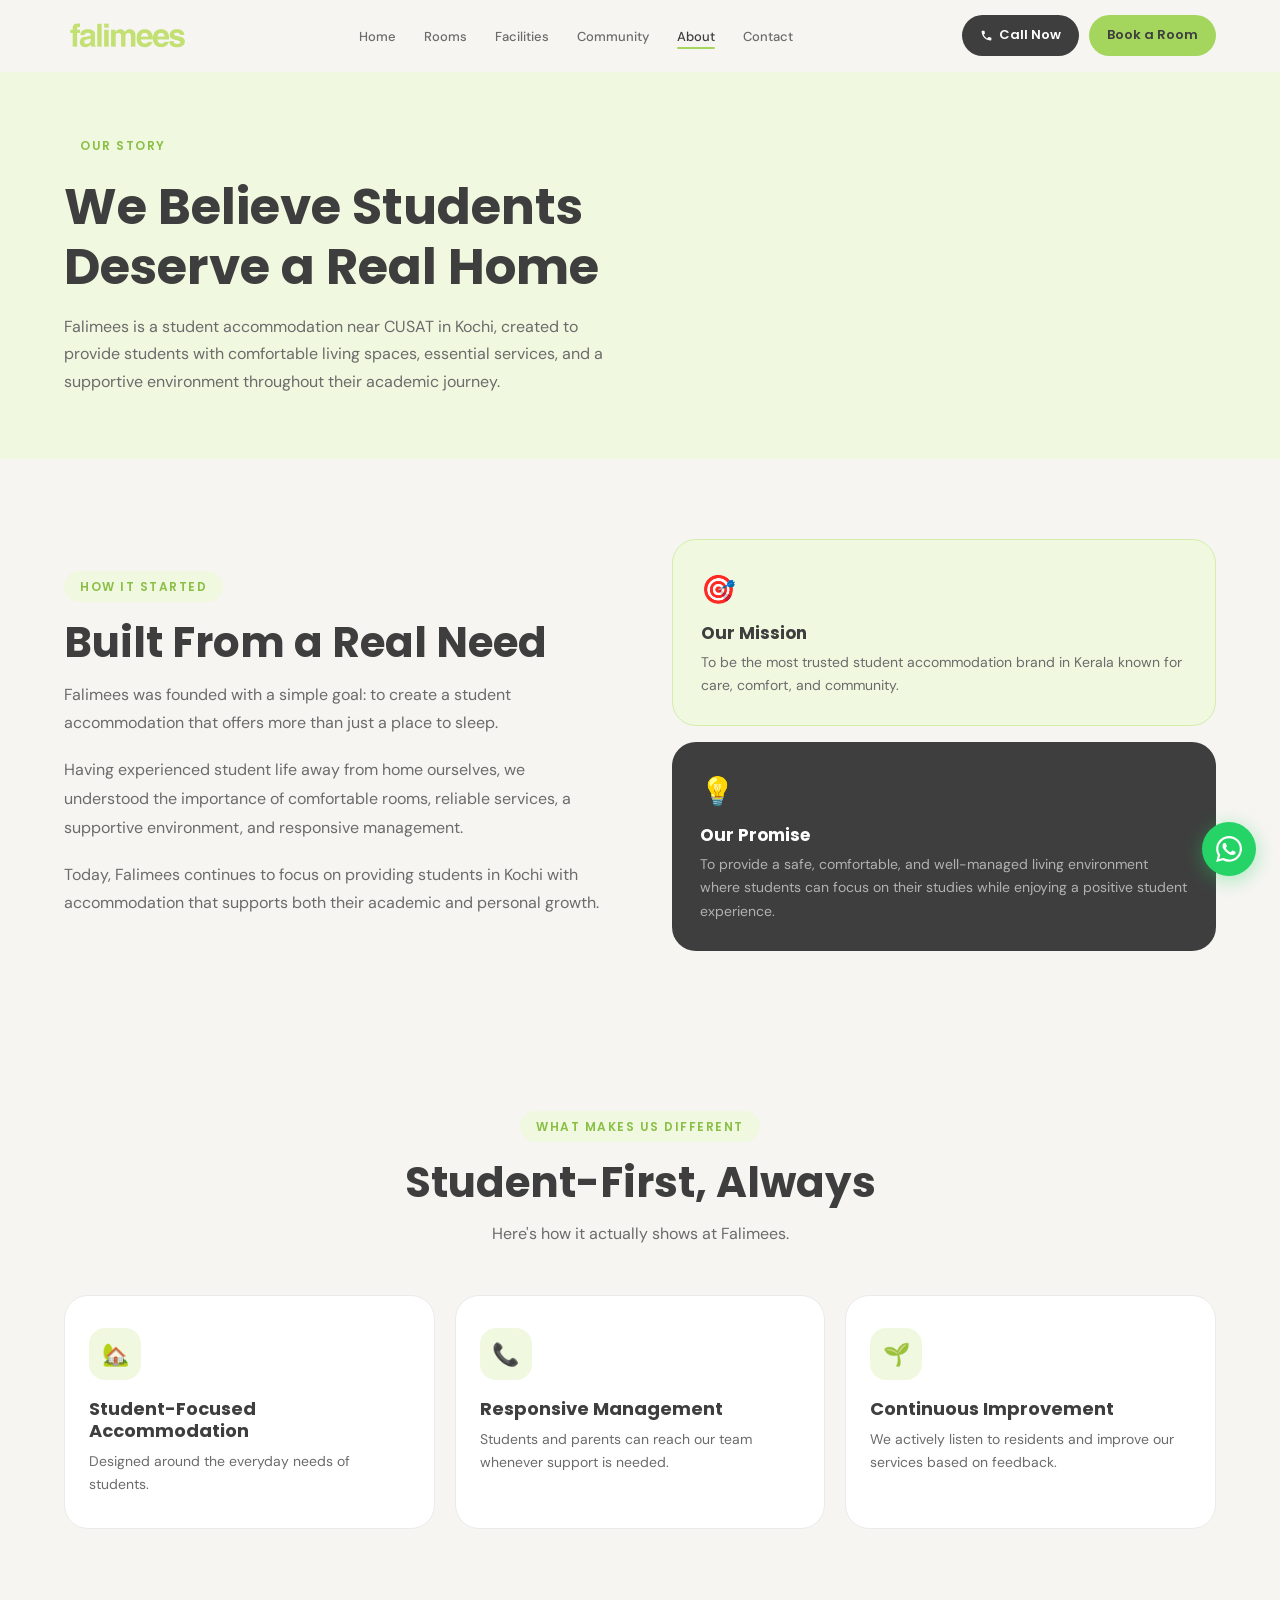
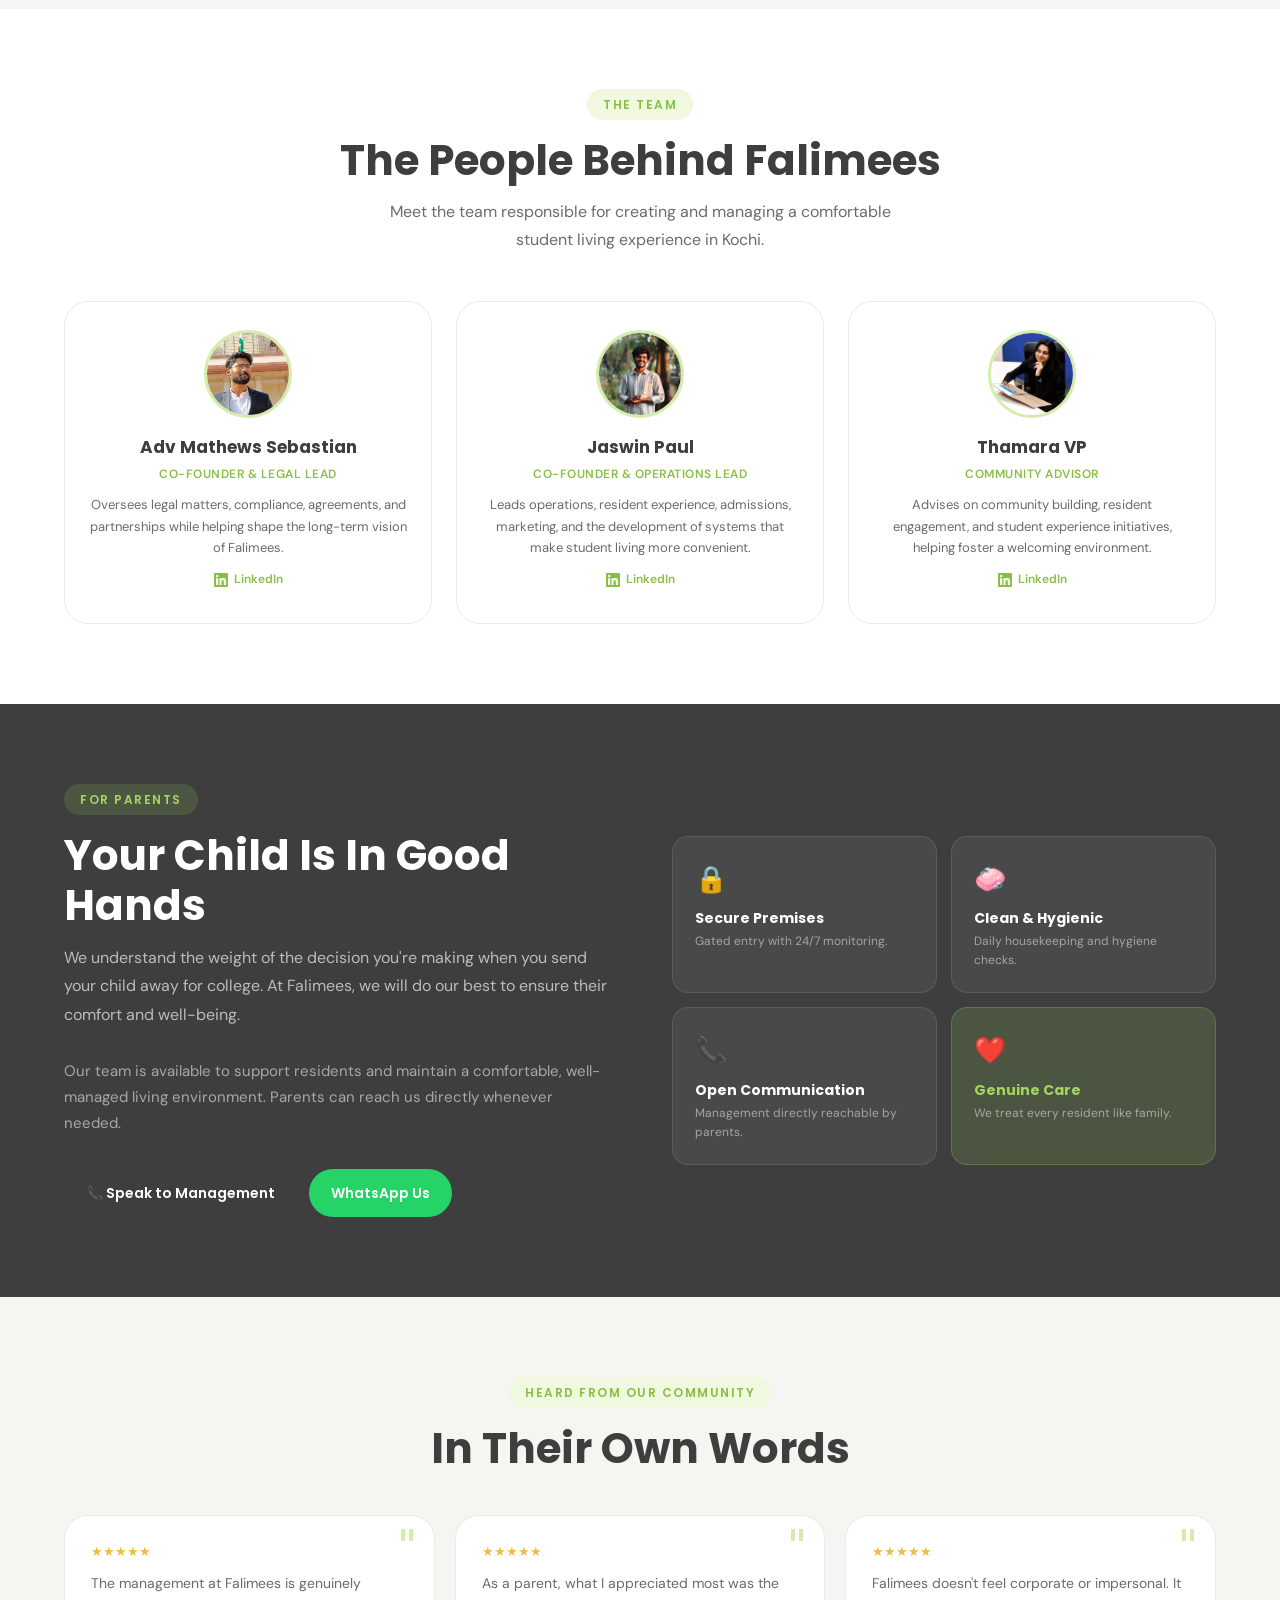
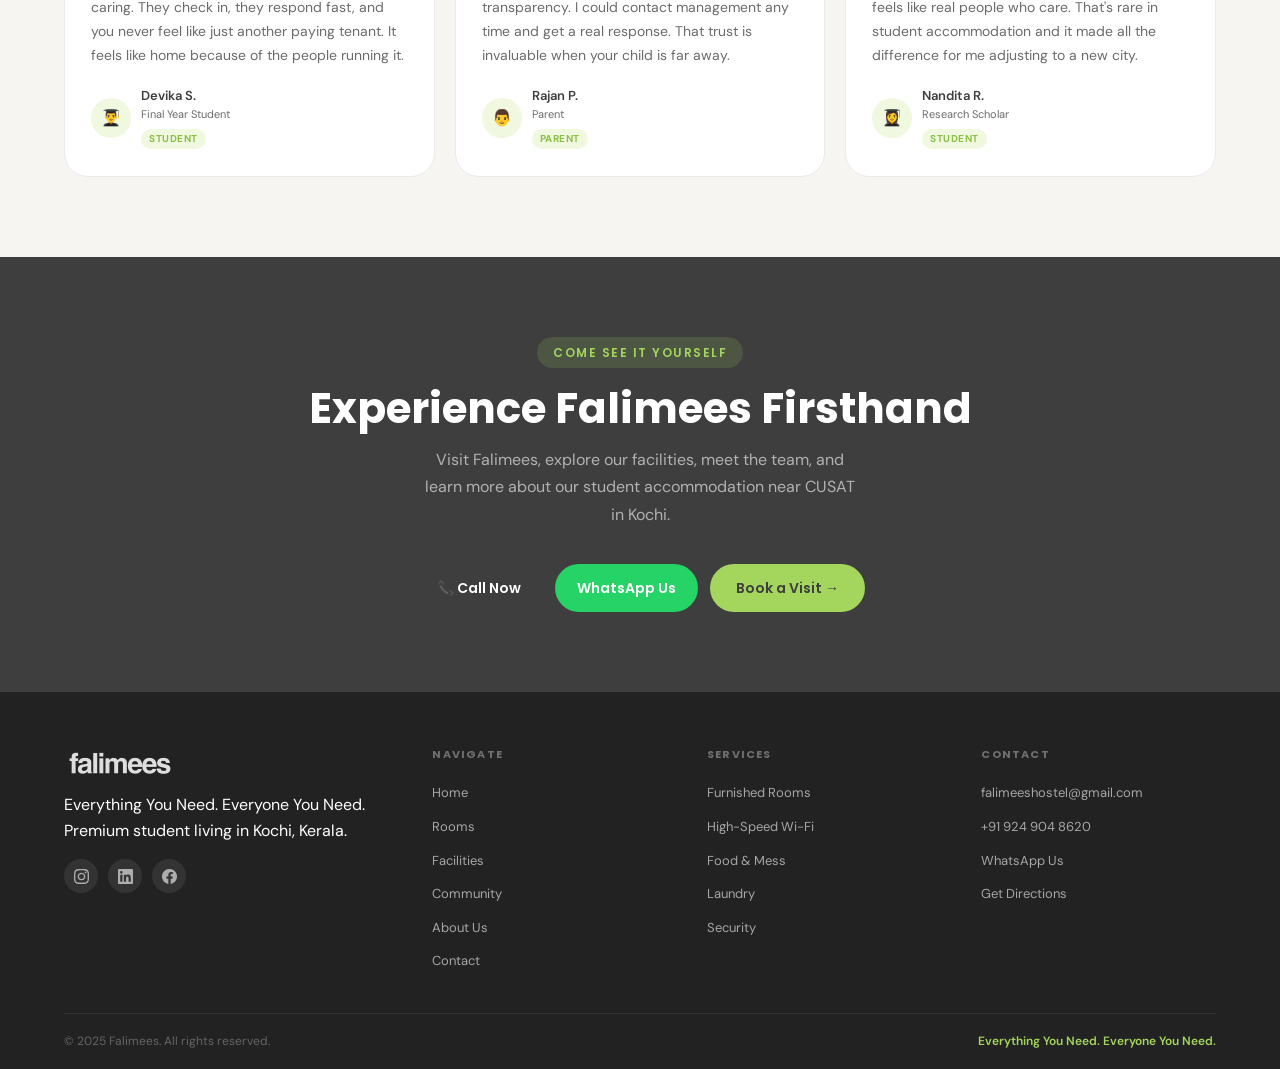
<file: about.html>
<!DOCTYPE html>
<html lang="en">
<head>
  <meta charset="UTF-8" />
  <meta name="viewport" content="width=device-width, initial-scale=1.0" />
  <meta name="description" content="About Falimees — the story, people, and values behind Kerala's trusted student accommodation brand. Meet the team behind Your Nearest Home." />
  <title>About Us | Falimees — Your Nearest Home</title>
  <link rel="icon" type="image/png" href="images/icon.png" />
  <link rel="preconnect" href="https://fonts.googleapis.com" />
  <link rel="preconnect" href="https://fonts.gstatic.com" crossorigin />
  <link href="https://fonts.googleapis.com/css2?family=Poppins:wght@300;400;500;600;700;800&family=DM+Sans:ital,wght@0,300;0,400;0,500;0,600;1,400&display=swap" rel="stylesheet" />
  <link rel="stylesheet" href="css/style.css" />
</head>
<body>

<!-- NAV -->
<nav class="navbar" id="navbar">
  <div class="container">
    <div class="nav-inner">
      <a href="index.html" class="nav-logo"><img src="images/logo.png" alt="Falimees" /></a>
      <ul class="nav-links">
        <li><a href="index.html">Home</a></li>
        <li><a href="rooms.html">Rooms</a></li>
        <li><a href="facilities.html">Facilities</a></li>
        <li><a href="community.html">Community</a></li>
        <li><a href="about.html" class="active">About</a></li>
        <li><a href="contact.html">Contact</a></li>
      </ul>
      <div class="nav-actions">
        <a href="tel:+919249048620" class="nav-call-btn">
          <svg width="13" height="13" viewBox="0 0 24 24" fill="currentColor"><path d="M6.62 10.79c1.44 2.83 3.76 5.14 6.59 6.59l2.2-2.2c.27-.27.67-.36 1.02-.24 1.12.37 2.33.57 3.57.57.55 0 1 .45 1 1V20c0 .55-.45 1-1 1-9.39 0-17-7.61-17-17 0-.55.45-1 1-1h3.5c.55 0 1 .45 1 1 0 1.25.2 2.45.57 3.57.11.35.03.74-.25 1.02l-2.2 2.2z"/></svg>
          Call Now
        </a>
        <a href="contact.html" class="nav-book-btn">Book a Room</a>
        <button class="hamburger" id="hamburger" aria-label="Open menu" aria-expanded="false"><span></span><span></span><span></span></button>
      </div>
    </div>
  </div>
</nav>
<div class="mobile-menu" id="mobileMenu">
  <a href="index.html">Home</a>
  <a href="rooms.html">Rooms</a>
  <a href="facilities.html">Facilities</a>
  <a href="community.html">Community</a>
  <a href="about.html">About</a>
  <a href="contact.html">Contact</a>
  <div class="mobile-menu-actions">
    <a href="tel:+919249048620" class="btn-call">📞 Call Now</a>
    <a href="contact.html" class="btn-primary">Book a Room</a>
  </div>
</div>

<!-- PAGE HEADER -->
<section class="page-header page-header-bg-green">
  <div class="container">
    <div class="section-tag">Our Story</div>
    <h1 class="section-title" style="font-size:clamp(30px,5vw,50px);margin-bottom:16px;">We Believe Students<br>Deserve a Real Home</h1>
    <p class="section-sub">Falimees is a student accommodation near CUSAT in Kochi, created to provide students with comfortable living spaces, essential services, and a supportive environment throughout their academic journey.</p>
  </div>
</section>

<!-- OUR STORY -->
<section style="padding:80px 0;">
  <div class="container">
    <div class="grid-2col fade-up">
      <div>
        <div class="section-tag">How It Started</div>
        <h2 class="section-title">Built From a Real Need</h2>
        <p style="font-size:16px;color:var(--text-secondary);line-height:1.8;margin-bottom:18px;">Falimees was founded with a simple goal: to create a student accommodation that offers more than just a place to sleep.</p>
        <p style="font-size:16px;color:var(--text-secondary);line-height:1.8;margin-bottom:18px;">Having experienced student life away from home ourselves, we understood the importance of comfortable rooms, reliable services, a supportive environment, and responsive management.</p>
        <p style="font-size:16px;color:var(--text-secondary);line-height:1.8;">Today, Falimees continues to focus on providing students in Kochi with accommodation that supports both their academic and personal growth.</p>
      </div>
      <!-- Story visual cards -->
      <div style="display:flex;flex-direction:column;gap:16px;">
        <div style="background:var(--brand-green-pale);border-radius:var(--radius-lg);padding:28px;border:1px solid var(--brand-green-light);">
          <div style="font-size:28px;margin-bottom:10px;">🎯</div>
          <h3 style="font-size:17px;margin-bottom:8px;">Our Mission</h3>
          <p style="font-size:14px;color:var(--text-secondary);line-height:1.65;">To be the most trusted student accommodation brand in Kerala known for care, comfort, and community.</p>
        </div>
        <div style="background:var(--text);border-radius:var(--radius-lg);padding:28px;">
          <div style="font-size:28px;margin-bottom:10px;">💡</div>
          <h3 style="font-size:17px;margin-bottom:8px;color:white;">Our Promise</h3>
          <p style="font-size:14px;color:rgba(255,255,255,0.6);line-height:1.65;">To provide a safe, comfortable, and well-managed living environment where students can focus on their studies while enjoying a positive student experience.</p>
        </div>
      </div>
    </div>
  </div>
</section>

<!-- WHAT MAKES US DIFFERENT -->
<section style="padding:80px 0;background:var(--bg);">
  <div class="container">
    <div class="text-center fade-up" style="margin-bottom:48px;">
      <div class="section-tag">What Makes Us Different</div>
      <h2 class="section-title">Student-First, Always</h2>
      <p class="section-sub">Here's how it actually shows at Falimees.</p>
    </div>
    <div class="grid-3col">
      <div class="why-card fade-up">
        <div class="why-icon">🏡</div>
        <h3>Student-Focused Accommodation</h3>
        <p>Designed around the everyday needs of students.</p>
      </div>
      <div class="why-card fade-up" style="transition-delay:0.1s;">
        <div class="why-icon">📞</div>
        <h3>Responsive Management</h3>
        <p>Students and parents can reach our team whenever support is needed.</p>
      </div>
      <div class="why-card fade-up" style="transition-delay:0.2s;">
        <div class="why-icon">🌱</div>
        <h3>Continuous Improvement</h3>
        <p>We actively listen to residents and improve our services based on feedback.</p>
      </div>
    </div>
  </div>
</section>

<!-- MANAGEMENT TEAM -->
<section style="padding:80px 0;background:var(--white);" aria-labelledby="team-title">
  <div class="container">
    <div class="text-center fade-up" style="margin-bottom:48px;">
      <div class="section-tag">The Team</div>
      <h2 class="section-title" id="team-title">The People Behind Falimees</h2>
      <p class="section-sub">Meet the team responsible for creating and managing a comfortable student living experience in Kochi.</p>
    </div>
    <div class="team-grid">

      <!-- TEAM MEMBER 1 — EDIT name, role, bio, LinkedIn -->
      <div class="team-card fade-up">
        <div class="team-photo">
          <img src="images/mathews.jpg" alt="Name" />
          <!--👤-->
        </div>
        <div class="team-name">Adv Mathews Sebastian</div>
        <div class="team-role">Co-Founder & Legal Lead</div>
        <p class="team-bio">Oversees legal matters, compliance, agreements, and partnerships while helping shape the long-term vision of Falimees.</p>
        <!-- EDIT: Replace with actual LinkedIn URL, or remove this line -->
        <a href="https://www.linkedin.com/in/mathews-sebastian-9a852a214/" class="team-linkedin" target="_blank" rel="noopener">
          <svg viewBox="0 0 24 24" width="14" height="14" fill="currentColor"><path d="M20.447 20.452h-3.554v-5.569c0-1.328-.027-3.037-1.852-3.037-1.853 0-2.136 1.445-2.136 2.939v5.667H9.351V9h3.414v1.561h.046c.477-.9 1.637-1.85 3.37-1.85 3.601 0 4.267 2.37 4.267 5.455v6.286zM5.337 7.433c-1.144 0-2.063-.926-2.063-2.065 0-1.138.92-2.063 2.063-2.063 1.14 0 2.064.925 2.064 2.063 0 1.139-.925 2.065-2.064 2.065zm1.782 13.019H3.555V9h3.564v11.452zM22.225 0H1.771C.792 0 0 .774 0 1.729v20.542C0 23.227.792 24 1.771 24h20.451C23.2 24 24 23.227 24 22.271V1.729C24 .774 23.2 0 22.222 0h.003z"/></svg>
          LinkedIn
        </a>
      </div>

      <!-- TEAM MEMBER 2 -->
      <div class="team-card fade-up" style="transition-delay:0.1s;">
        <div class="team-photo">
          <img src="images/jaswinpaul.jpeg" alt="Name" />
          <!--👤-->
        </div>
        <div class="team-name">Jaswin Paul</div>
        <div class="team-role">Co-Founder & Operations Lead</div>
        <p class="team-bio">Leads operations, resident experience, admissions, marketing, and the development of systems that make student living more convenient.</p>
        <a href="https://www.linkedin.com/in/jaswin-paul/" class="team-linkedin" target="_blank" rel="noopener">
          <svg viewBox="0 0 24 24" width="14" height="14" fill="currentColor"><path d="M20.447 20.452h-3.554v-5.569c0-1.328-.027-3.037-1.852-3.037-1.853 0-2.136 1.445-2.136 2.939v5.667H9.351V9h3.414v1.561h.046c.477-.9 1.637-1.85 3.37-1.85 3.601 0 4.267 2.37 4.267 5.455v6.286zM5.337 7.433c-1.144 0-2.063-.926-2.063-2.065 0-1.138.92-2.063 2.063-2.063 1.14 0 2.064.925 2.064 2.063 0 1.139-.925 2.065-2.064 2.065zm1.782 13.019H3.555V9h3.564v11.452zM22.225 0H1.771C.792 0 0 .774 0 1.729v20.542C0 23.227.792 24 1.771 24h20.451C23.2 24 24 23.227 24 22.271V1.729C24 .774 23.2 0 22.222 0h.003z"/></svg>
          LinkedIn
        </a>
      </div>

      <!-- TEAM MEMBER 3 — Resident Welfare -->
      <div class="team-card fade-up" style="transition-delay:0.2s;">
        <div class="team-photo">
          <img src="images/thamara.jpg" alt="Name" />
          <!--👤-->
        </div>
        <div class="team-name">Thamara VP</div>
        <div class="team-role">Community Advisor</div>
        <p class="team-bio">Advises on community building, resident engagement, and student experience initiatives, helping foster a welcoming environment.</p>
        <a href="https://www.linkedin.com/in/thamaraa/" class="team-linkedin" target="_blank" rel="noopener">
          <svg viewBox="0 0 24 24" width="14" height="14" fill="currentColor"><path d="M20.447 20.452h-3.554v-5.569c0-1.328-.027-3.037-1.852-3.037-1.853 0-2.136 1.445-2.136 2.939v5.667H9.351V9h3.414v1.561h.046c.477-.9 1.637-1.85 3.37-1.85 3.601 0 4.267 2.37 4.267 5.455v6.286zM5.337 7.433c-1.144 0-2.063-.926-2.063-2.065 0-1.138.92-2.063 2.063-2.063 1.14 0 2.064.925 2.064 2.063 0 1.139-.925 2.065-2.064 2.065zm1.782 13.019H3.555V9h3.564v11.452zM22.225 0H1.771C.792 0 0 .774 0 1.729v20.542C0 23.227.792 24 1.771 24h20.451C23.2 24 24 23.227 24 22.271V1.729C24 .774 23.2 0 22.222 0h.003z"/></svg>
          LinkedIn
        </a>
      </div>

    </div>

    <!-- Note for you -->
    <!--<div style="background:var(--brand-green-pale);border-radius:var(--radius-md);padding:16px 20px;margin-top:24px;border:1px solid var(--brand-green-light);display:flex;gap:12px;align-items:flex-start;">
      <span style="font-size:18px;flex-shrink:0;">💬</span>
      <p style="font-size:13px;color:var(--brand-green-dark);line-height:1.6;"><strong>How to fill in the team section:</strong> Replace the placeholder name, role, and bio text for each card. Add a real photo by placing <code>images/team-[name].jpg</code> and changing the emoji to <code>&lt;img src="images/team-name.jpg" alt="Name" /&gt;</code>. Remove LinkedIn links if not used. Add or remove team cards as needed by duplicating or deleting a <code>.team-card</code> block. Delete this entire note block before going live.</p>
    </div>-->
  </div>
</section>

<!-- FOR PARENTS — Trust Section -->
<section style="padding:80px 0;background:var(--text);" aria-labelledby="parents-title">
  <div class="container">
    <div class="grid-2col fade-up">
      <div>
        <div class="section-tag" style="background:rgba(164,214,94,0.15);color:var(--brand-green);">For Parents</div>
        <h2 class="section-title" id="parents-title" style="color:white;">Your Child Is In Good Hands</h2>
        <p style="font-size:16px;color:rgba(255,255,255,0.65);line-height:1.8;margin-bottom:28px;">We understand the weight of the decision you're making when you send your child away for college. At Falimees, we will do our best to ensure their comfort and well-being.</p>
        <p style="font-size:15px;color:rgba(255,255,255,0.55);line-height:1.75;margin-bottom:32px;">Our team is available to support residents and maintain a comfortable, well-managed living environment. Parents can reach us directly whenever needed.</p>
        <div style="display:flex;gap:12px;flex-wrap:wrap;">
          <a href="tel:+919249048620" class="btn-call">📞 Speak to Management</a>
          <a href="https://wa.me/919249048620" class="btn-whatsapp" target="_blank" rel="noopener">WhatsApp Us</a>
        </div>
      </div>
      <div style="display:grid;grid-template-columns:1fr 1fr;gap:14px;">
        <div style="background:rgba(255,255,255,0.06);border-radius:var(--radius-md);padding:22px;border:1px solid rgba(255,255,255,0.1);">
          <div style="font-size:26px;margin-bottom:10px;">🔒</div>
          <h4 style="color:white;font-size:14px;margin-bottom:5px;">Secure Premises</h4>
          <p style="font-size:12px;color:rgba(255,255,255,0.5);">Gated entry with 24/7 monitoring.</p>
        </div>
        <div style="background:rgba(255,255,255,0.06);border-radius:var(--radius-md);padding:22px;border:1px solid rgba(255,255,255,0.1);">
          <div style="font-size:26px;margin-bottom:10px;">🧼</div>
          <h4 style="color:white;font-size:14px;margin-bottom:5px;">Clean & Hygienic</h4>
          <p style="font-size:12px;color:rgba(255,255,255,0.5);">Daily housekeeping and hygiene checks.</p>
        </div>
        <div style="background:rgba(255,255,255,0.06);border-radius:var(--radius-md);padding:22px;border:1px solid rgba(255,255,255,0.1);">
          <div style="font-size:26px;margin-bottom:10px;">📞</div>
          <h4 style="color:white;font-size:14px;margin-bottom:5px;">Open Communication</h4>
          <p style="font-size:12px;color:rgba(255,255,255,0.5);">Management directly reachable by parents.</p>
        </div>
        <div style="background:rgba(164,214,94,0.15);border-radius:var(--radius-md);padding:22px;border:1px solid rgba(164,214,94,0.25);">
          <div style="font-size:26px;margin-bottom:10px;">❤️</div>
          <h4 style="color:var(--brand-green);font-size:14px;margin-bottom:5px;">Genuine Care</h4>
          <p style="font-size:12px;color:rgba(255,255,255,0.5);">We treat every resident like family.</p>
        </div>
      </div>
    </div>
  </div>
</section>

<!-- TESTIMONIALS -->
<section style="padding:80px 0;" aria-labelledby="about-testi-title">
  <div class="container">
    <div class="text-center fade-up" style="margin-bottom:40px;">
      <div class="section-tag">Heard From Our Community</div>
      <h2 class="section-title" id="about-testi-title">In Their Own Words</h2>
    </div>
    <div class="testi-grid">
      <div class="testi-card fade-up">
        <div class="testi-stars">★★★★★</div>
        <p>The management at Falimees is genuinely caring. They check in, they respond fast, and you never feel like just another paying tenant. It feels like home because of the people running it.</p>
        <div class="testi-author">
          <div class="testi-avatar">👨‍🎓</div>
          <div><div class="testi-name">Devika S.</div><div class="testi-role">Final Year Student</div><div class="testi-type-badge">Student</div></div>
        </div>
      </div>
      <div class="testi-card fade-up" style="transition-delay:0.1s;">
        <div class="testi-stars">★★★★★</div>
        <p>As a parent, what I appreciated most was the transparency. I could contact management any time and get a real response. That trust is invaluable when your child is far away.</p>
        <div class="testi-author">
          <div class="testi-avatar">👨</div>
          <div><div class="testi-name">Rajan P.</div><div class="testi-role">Parent</div><div class="testi-type-badge">Parent</div></div>
        </div>
      </div>
      <div class="testi-card fade-up" style="transition-delay:0.2s;">
        <div class="testi-stars">★★★★★</div>
        <p>Falimees doesn't feel corporate or impersonal. It feels like real people who care. That's rare in student accommodation and it made all the difference for me adjusting to a new city.</p>
        <div class="testi-author">
          <div class="testi-avatar">👩‍🎓</div>
          <div><div class="testi-name">Nandita R.</div><div class="testi-role">Research Scholar</div><div class="testi-type-badge">Student</div></div>
        </div>
      </div>
    </div>
  </div>
</section>

<!-- CTA -->
<section class="cta-section">
  <div class="container">
    <div class="cta-inner fade-up">
      <div class="section-tag">Come See It Yourself</div>
      <h2 class="section-title">Experience Falimees Firsthand</h2>
      <p>Visit Falimees, explore our facilities, meet the team, and learn more about our student accommodation near CUSAT in Kochi.</p>
      <div class="cta-buttons">
        <a href="tel:+919249048620" class="btn-call">📞 Call Now</a>
        <a href="https://wa.me/919249048620" class="btn-whatsapp" target="_blank" rel="noopener">WhatsApp Us</a>
        <a href="contact.html" class="btn-primary">Book a Visit →</a>
      </div>
    </div>
  </div>
</section>

<!-- FOOTER -->
<footer class="footer">
  <div class="container">
    <div class="footer-grid">
      <div>
        <img src="images/logo.png" alt="Falimees" class="footer-brand-img" />
        <p class="footer-brand">Everything You Need. Everyone You Need.<br>Premium student living in Kochi, Kerala.</p>
        <div class="social-links" style="margin-top:16px;">
          <a href="https://www.instagram.com/falimees/" class="social-link" target="_blank" rel="noopener" aria-label="Instagram"><svg viewBox="0 0 24 24" width="15" height="15" fill="currentColor"><path d="M12 2.163c3.204 0 3.584.012 4.85.07 3.252.148 4.771 1.691 4.919 4.919.058 1.265.069 1.645.069 4.849 0 3.205-.012 3.584-.069 4.849-.149 3.225-1.664 4.771-4.919 4.919-1.266.058-1.644.07-4.85.07-3.204 0-3.584-.012-4.849-.07-3.26-.149-4.771-1.699-4.919-4.92-.058-1.265-.07-1.644-.07-4.849 0-3.204.013-3.583.07-4.849.149-3.227 1.664-4.771 4.919-4.919 1.266-.057 1.645-.069 4.849-.069zm0-2.163c-3.259 0-3.667.014-4.947.072-4.358.2-6.78 2.618-6.98 6.98-.059 1.281-.073 1.689-.073 4.948 0 3.259.014 3.668.072 4.948.2 4.358 2.618 6.78 6.98 6.98 1.281.058 1.689.072 4.948.072 3.259 0 3.668-.014 4.948-.072 4.354-.2 6.782-2.618 6.979-6.98.059-1.28.073-1.689.073-4.948 0-3.259-.014-3.667-.072-4.947-.196-4.354-2.617-6.78-6.979-6.98-1.281-.059-1.69-.073-4.949-.073zm0 5.838c-3.403 0-6.162 2.759-6.162 6.162s2.759 6.163 6.162 6.163 6.162-2.759 6.162-6.163c0-3.403-2.759-6.162-6.162-6.162zm0 10.162c-2.209 0-4-1.79-4-4 0-2.209 1.791-4 4-4s4 1.791 4 4c0 2.21-1.791 4-4 4zm6.406-11.845c-.796 0-1.441.645-1.441 1.44s.645 1.44 1.441 1.44c.795 0 1.439-.645 1.439-1.44s-.644-1.44-1.439-1.44z"/></svg></a>
          <a href="https://www.linkedin.com/company/falimees/" class="social-link" target="_blank" rel="noopener" aria-label="LinkedIn"><svg viewBox="0 0 24 24" width="15" height="15" fill="currentColor"><path d="M20.447 20.452h-3.554v-5.569c0-1.328-.027-3.037-1.852-3.037-1.853 0-2.136 1.445-2.136 2.939v5.667H9.351V9h3.414v1.561h.046c.477-.9 1.637-1.85 3.37-1.85 3.601 0 4.267 2.37 4.267 5.455v6.286zM5.337 7.433c-1.144 0-2.063-.926-2.063-2.065 0-1.138.92-2.063 2.063-2.063 1.14 0 2.064.925 2.064 2.063 0 1.139-.925 2.065-2.064 2.065zm1.782 13.019H3.555V9h3.564v11.452zM22.225 0H1.771C.792 0 0 .774 0 1.729v20.542C0 23.227.792 24 1.771 24h20.451C23.2 24 24 23.227 24 22.271V1.729C24 .774 23.2 0 22.222 0h.003z"/></svg></a>
          <a href="https://www.facebook.com/share/1MpvX8Ycaa/" class="social-link" target="_blank" rel="noopener" aria-label="Facebook"><svg viewBox="0 0 24 24" width="15" height="15" fill="currentColor"><path d="M24 12.073c0-6.627-5.373-12-12-12s-12 5.373-12 12c0 5.99 4.388 10.954 10.125 11.854v-8.385H7.078v-3.47h3.047V9.43c0-3.007 1.792-4.669 4.533-4.669 1.312 0 2.686.235 2.686.235v2.953H15.83c-1.491 0-1.956.925-1.956 1.874v2.25h3.328l-.532 3.47h-2.796v8.385C19.612 23.027 24 18.062 24 12.073z"/></svg></a>
        </div>
      </div>
      <div class="footer-col"><h4>Navigate</h4><ul><li><a href="index.html">Home</a></li><li><a href="rooms.html">Rooms</a></li><li><a href="facilities.html">Facilities</a></li><li><a href="community.html">Community</a></li><li><a href="about.html">About Us</a></li><li><a href="contact.html">Contact</a></li></ul></div>
      <div class="footer-col"><h4>Services</h4><ul><li><a href="facilities.html">Furnished Rooms</a></li><li><a href="facilities.html">High-Speed Wi-Fi</a></li><li><a href="facilities.html">Food & Mess</a></li><li><a href="facilities.html">Laundry</a></li><li><a href="facilities.html">Security</a></li></ul></div>
      <div class="footer-col"><h4>Contact</h4><ul><li><a href="mailto:falimeeshostel@gmail.com">falimeeshostel@gmail.com</a></li><li><a href="tel:+919249048620">+91 924 904 8620</a></li><li><a href="https://wa.me/919249048620" target="_blank" rel="noopener">WhatsApp Us</a></li><li><a href="contact.html">Get Directions</a></li></ul></div>
    </div>
    <div class="footer-bottom">
      <p>© 2025 Falimees. All rights reserved.</p>
      <div class="footer-tagline">Everything You Need. Everyone You Need.</div>
    </div>
  </div>
</footer>

<a href="https://wa.me/919249048620" class="whatsapp-float" target="_blank" rel="noopener" aria-label="Chat on WhatsApp">
  <svg viewBox="0 0 24 24" xmlns="http://www.w3.org/2000/svg"><path d="M17.472 14.382c-.297-.149-1.758-.867-2.03-.967-.273-.099-.471-.148-.67.15-.197.297-.767.966-.94 1.164-.173.199-.347.223-.644.075-.297-.15-1.255-.463-2.39-1.475-.883-.788-1.48-1.761-1.653-2.059-.173-.297-.018-.458.13-.606.134-.133.298-.347.446-.52.149-.174.198-.298.298-.497.099-.198.05-.371-.025-.52-.075-.149-.669-1.612-.916-2.207-.242-.579-.487-.5-.669-.51-.173-.008-.371-.01-.57-.01-.198 0-.52.074-.792.372-.272.297-1.04 1.016-1.04 2.479 0 1.462 1.065 2.875 1.213 3.074.149.198 2.096 3.2 5.077 4.487.709.306 1.262.489 1.694.625.712.227 1.36.195 1.871.118.571-.085 1.758-.719 2.006-1.413.248-.694.248-1.289.173-1.413-.074-.124-.272-.198-.57-.347m-5.421 7.403h-.004a9.87 9.87 0 01-5.031-1.378l-.361-.214-3.741.982.998-3.648-.235-.374a9.86 9.86 0 01-1.51-5.26c.001-5.45 4.436-9.884 9.888-9.884 2.64 0 5.122 1.03 6.988 2.898a9.825 9.825 0 012.893 6.994c-.003 5.45-4.437 9.884-9.885 9.884m8.413-18.297A11.815 11.815 0 0012.05 0C5.495 0 .16 5.335.157 11.892c0 2.096.547 4.142 1.588 5.945L.057 24l6.305-1.654a11.882 11.882 0 005.683 1.448h.005c6.554 0 11.89-5.335 11.893-11.893a11.821 11.821 0 00-3.48-8.413Z"/></svg>
</a>
<script src="js/main.js"></script>
</body>
</html>
</file>
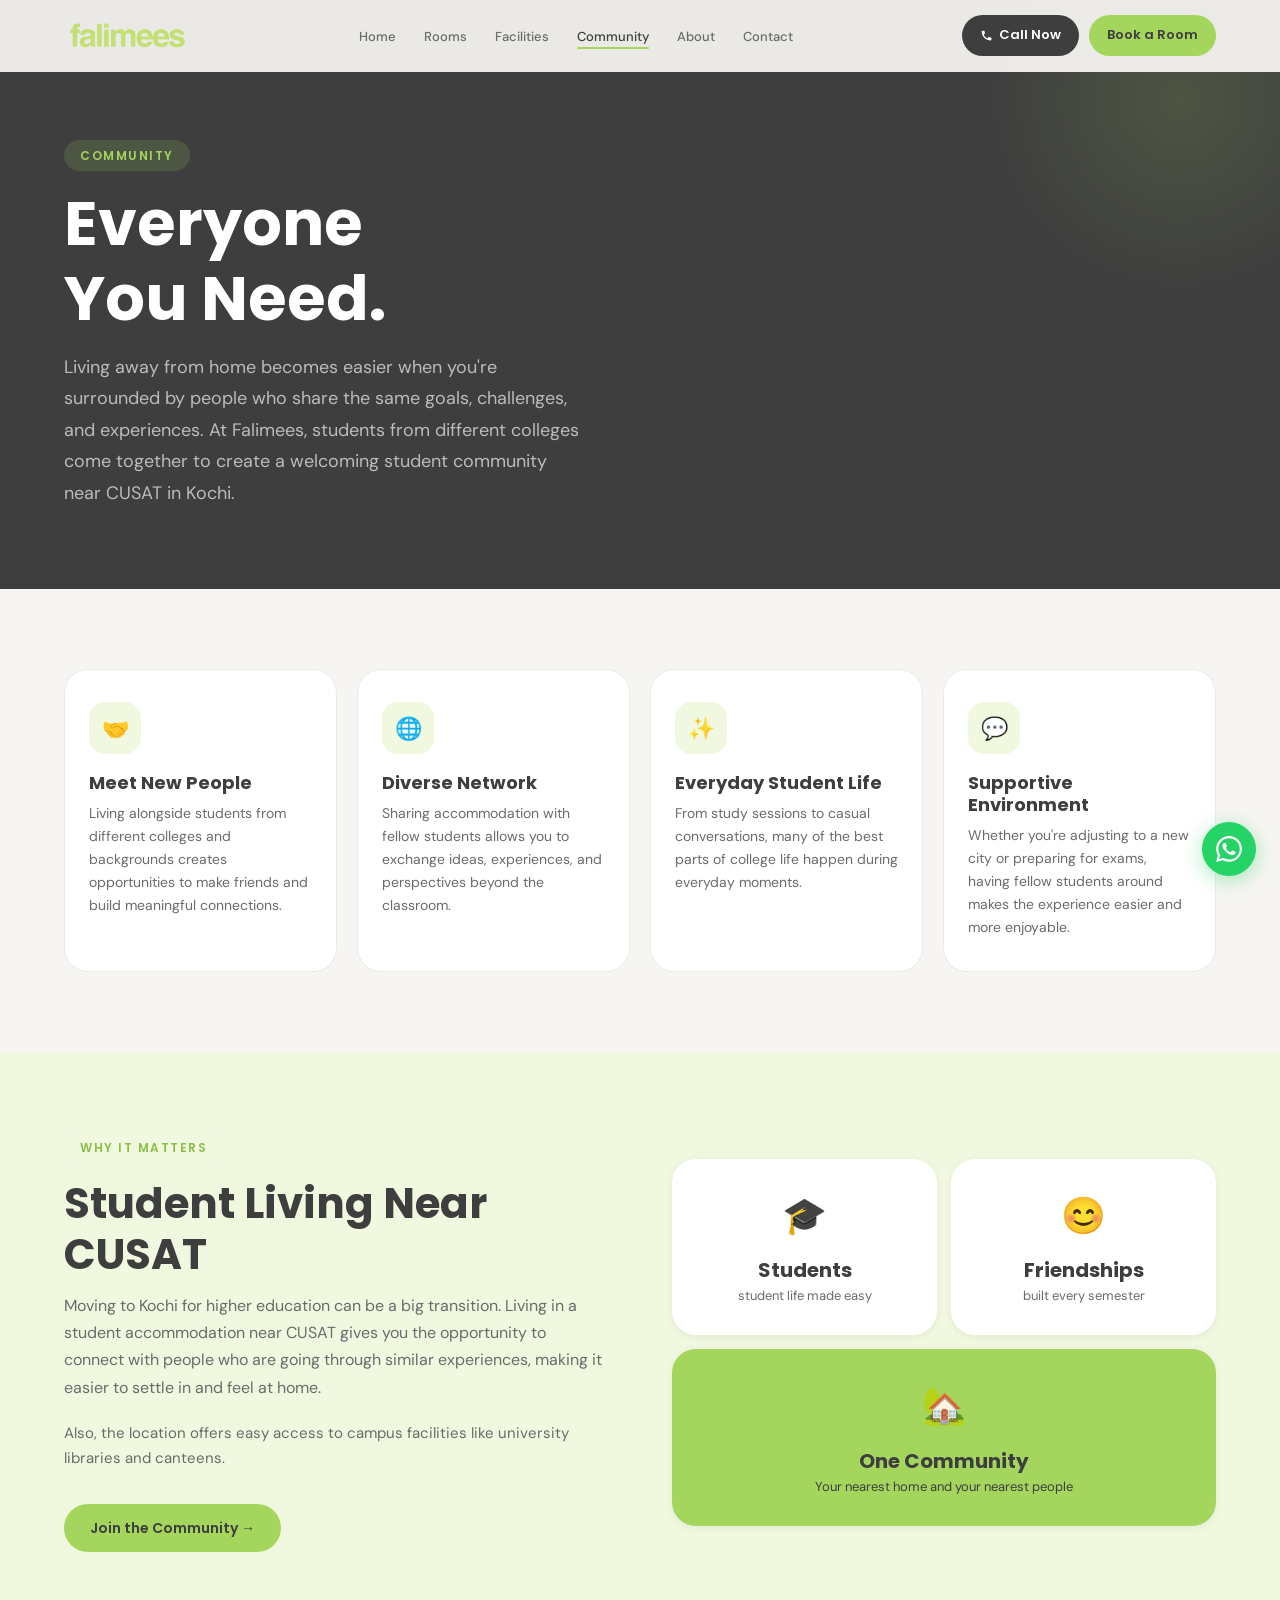
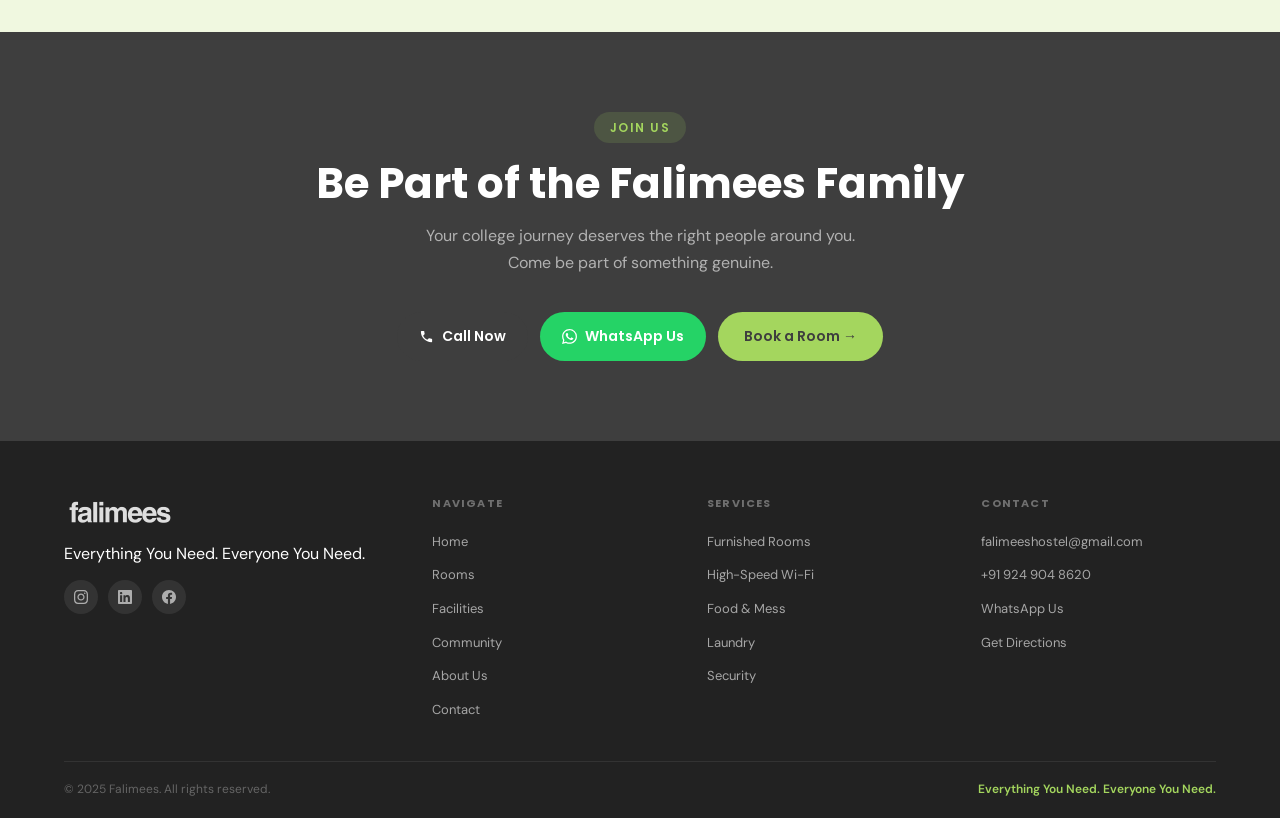
<file: community.html>
<!DOCTYPE html>
<html lang="en">
<head>
  <meta charset="UTF-8" />
  <meta name="viewport" content="width=device-width, initial-scale=1.0" />
  <meta name="description" content="The Falimees community — live alongside fellow students, build lasting friendships, and share experiences that define your college years in Kochi, Kerala." />
  <title>Community | Falimees — Your Nearest Home</title>
  <link rel="icon" type="image/png" href="images/icon.png" />
  <link rel="preconnect" href="https://fonts.googleapis.com" />
  <link rel="preconnect" href="https://fonts.gstatic.com" crossorigin />
  <link href="https://fonts.googleapis.com/css2?family=Poppins:wght@300;400;500;600;700;800&family=DM+Sans:ital,wght@0,300;0,400;0,500;0,600;1,400&display=swap" rel="stylesheet" />
  <link rel="stylesheet" href="css/style.css" />
</head>
<body>

<nav class="navbar" id="navbar">
  <div class="container">
    <div class="nav-inner">
      <a href="index.html" class="nav-logo"><img src="images/logo.png" alt="Falimees" /></a>
      <ul class="nav-links">
        <li><a href="index.html">Home</a></li>
        <li><a href="rooms.html">Rooms</a></li>
        <li><a href="facilities.html">Facilities</a></li>
        <li><a href="community.html" class="active">Community</a></li>
        <li><a href="about.html">About</a></li>
        <li><a href="contact.html">Contact</a></li>
      </ul>
      <div class="nav-actions">
        <a href="tel:+919249048620" class="nav-call-btn"><svg width="13" height="13" viewBox="0 0 24 24" fill="currentColor"><path d="M6.62 10.79c1.44 2.83 3.76 5.14 6.59 6.59l2.2-2.2c.27-.27.67-.36 1.02-.24 1.12.37 2.33.57 3.57.57.55 0 1 .45 1 1V20c0 .55-.45 1-1 1-9.39 0-17-7.61-17-17 0-.55.45-1 1-1h3.5c.55 0 1 .45 1 1 0 1.25.2 2.45.57 3.57.11.35.03.74-.25 1.02l-2.2 2.2z"/></svg>Call Now</a>
        <a href="contact.html" class="nav-book-btn">Book a Room</a>
        <button class="hamburger" id="hamburger" aria-label="Open menu" aria-expanded="false"><span></span><span></span><span></span></button>
      </div>
    </div>
  </div>
</nav>
<div class="mobile-menu" id="mobileMenu">
  <a href="index.html">Home</a><a href="rooms.html">Rooms</a><a href="facilities.html">Facilities</a>
  <a href="community.html">Community</a><a href="about.html">About</a><a href="contact.html">Contact</a>
  <div class="mobile-menu-actions">
    <a href="tel:+919249048620" class="btn-call">📞 Call Now</a>
    <a href="contact.html" class="btn-primary">Book a Room</a>
  </div>
</div>

<!-- Hero -->
<section style="padding:140px 0 80px;background:var(--text);overflow:hidden;position:relative;">
  <div style="position:absolute;top:-100px;right:-100px;width:400px;height:400px;background:radial-gradient(circle,rgba(164,214,94,0.15) 0%,transparent 70%);border-radius:50%;pointer-events:none;"></div>
  <div class="container">
    <div class="section-tag" style="background:rgba(164,214,94,0.15);color:var(--brand-green);">Community</div>
    <h1 class="section-title" style="color:white;font-size:clamp(36px,6vw,62px);margin-bottom:16px;">Everyone<br>You Need.</h1>
    <p style="color:rgba(255,255,255,0.65);font-size:clamp(15px,2vw,18px);max-width:520px;line-height:1.75;">Living away from home becomes easier when you're surrounded by people who share the same goals, challenges, and experiences. At Falimees, students from different colleges come together to create a welcoming student community near CUSAT in Kochi.</p>
  </div>
</section>

<!-- Pillars -->
<section style="padding:80px 0;">
  <div class="container">
    <div style="display:grid;grid-template-columns:repeat(auto-fit,minmax(240px,1fr));gap:20px;">
      <div class="why-card fade-up">
        <div class="why-icon">🤝</div>
        <h3>Meet New People</h3>
        <p>Living alongside students from different colleges and backgrounds creates opportunities to make friends and build meaningful connections.</p>
      </div>
      <div class="why-card fade-up" style="transition-delay:0.1s;">
        <div class="why-icon">🌐</div>
        <h3>Diverse Network</h3>
        <p>Sharing accommodation with fellow students allows you to exchange ideas, experiences, and perspectives beyond the classroom.</p>
      </div>
      <div class="why-card fade-up" style="transition-delay:0.2s;">
        <div class="why-icon">✨</div>
        <h3>Everyday Student Life</h3>
        <p>From study sessions to casual conversations, many of the best parts of college life happen during everyday moments.</p>
      </div>
      <div class="why-card fade-up" style="transition-delay:0.3s;">
        <div class="why-icon">💬</div>
        <h3>Supportive Environment</h3>
        <p>Whether you're adjusting to a new city or preparing for exams, having fellow students around makes the experience easier and more enjoyable.</p>
      </div>
    </div>
  </div>
</section>

<!-- Why it matters -->
<section style="padding:80px 0;background:var(--brand-green-pale);">
  <div class="container">
    <div class="grid-2col fade-up">
      <div>
        <div class="section-tag">Why It Matters</div>
        <h2 class="section-title">Student Living Near CUSAT</h2>
        <p class="section-sub" style="margin-bottom:20px;">Moving to Kochi for higher education can be a big transition. Living in a student accommodation near CUSAT gives you the opportunity to connect with people who are going through similar experiences, making it easier to settle in and feel at home.</p>
        <p style="font-size:15px;color:var(--text-secondary);line-height:1.7;margin-bottom:32px;">Also, the location offers easy access to campus facilities like university libraries and canteens.</p>
        <a href="contact.html" class="btn-primary">Join the Community →</a>
      </div>
      <div class="stat-grid">
        <div style="background:var(--white);border-radius:var(--radius-lg);padding:28px;text-align:center;box-shadow:var(--shadow-sm);">
          <div style="font-size:36px;margin-bottom:10px;">🎓</div>
          <div style="font-family:'Poppins',sans-serif;font-size:20px;font-weight:700;color:var(--text);">Students</div>
          <div style="font-size:13px;color:var(--text-secondary);">student life made easy</div>
        </div>
        <div style="background:var(--white);border-radius:var(--radius-lg);padding:28px;text-align:center;box-shadow:var(--shadow-sm);">
          <div style="font-size:36px;margin-bottom:10px;">😊</div>
          <div style="font-family:'Poppins',sans-serif;font-size:20px;font-weight:700;color:var(--text);">Friendships</div>
          <div style="font-size:13px;color:var(--text-secondary);">built every semester</div>
        </div>
        <div class="span2" style="background:var(--brand-green);border-radius:var(--radius-lg);padding:28px;text-align:center;box-shadow:var(--shadow-sm);">
          <div style="font-size:36px;margin-bottom:10px;">🏡</div>
          <div style="font-family:'Poppins',sans-serif;font-size:20px;font-weight:700;color:var(--text);">One Community</div>
          <div style="font-size:13px;color:var(--text);">Your nearest home and your nearest people</div>
        </div>
      </div>
    </div>
  </div>
</section>

<!-- Testimonials -->
<!-- <section style="padding:80px 0;">
  <div class="container">
    <div class="text-center fade-up" style="margin-bottom:40px;">
      <div class="section-tag">Real Experiences</div>
      <h2 class="section-title">What Residents Say</h2>
    </div>
    <div class="testi-grid">
      <div class="testi-card fade-up">
        <div class="testi-stars">★★★★★</div>
        <p>I was nervous about moving away from home, but the people at Falimees made it so easy. I had friends within the first week. It genuinely felt like home.</p>
        <div class="testi-author">
          <div class="testi-avatar">👩‍🎓</div>
          <div><div class="testi-name">Aishwarya P.</div><div class="testi-role">Medical Student</div><div class="testi-type-badge">Student</div></div>
        </div>
      </div>
      <div class="testi-card fade-up" style="transition-delay:0.1s;">
        <div class="testi-stars">★★★★★</div>
        <p>Everyone helps each other with notes, with stress, with everything. Falimees builds real bonds.</p>
        <div class="testi-author">
          <div class="testi-avatar">👨‍🎓</div>
          <div><div class="testi-name">Vishnu K.</div><div class="testi-role">Engineering Student</div><div class="testi-type-badge">Student</div></div>
        </div>
      </div>
      <div class="testi-card fade-up" style="transition-delay:0.2s;">
        <div class="testi-stars">★★★★★</div>
        <p>My daughter made friends from day one. The environment is safe, social, and supportive. As a parent, that's everything you want when your child is far from home.</p>
        <div class="testi-author">
          <div class="testi-avatar">👩</div>
          <div><div class="testi-name">Radha M.</div><div class="testi-role">Parent</div><div class="testi-type-badge">Parent</div></div>
        </div>
      </div>
    </div>
  </div>
</section> -->

<!-- CTA -->
<section class="cta-section">
  <div class="container">
    <div class="cta-inner fade-up">
      <div class="section-tag">Join Us</div>
      <h2 class="section-title">Be Part of the Falimees Family</h2>
      <p>Your college journey deserves the right people around you. Come be part of something genuine.</p>
      <div class="cta-buttons">
        <a href="tel:+919249048620" class="btn-call"><svg width="15" height="15" viewBox="0 0 24 24" fill="currentColor"><path d="M6.62 10.79c1.44 2.83 3.76 5.14 6.59 6.59l2.2-2.2c.27-.27.67-.36 1.02-.24 1.12.37 2.33.57 3.57.57.55 0 1 .45 1 1V20c0 .55-.45 1-1 1-9.39 0-17-7.61-17-17 0-.55.45-1 1-1h3.5c.55 0 1 .45 1 1 0 1.25.2 2.45.57 3.57.11.35.03.74-.25 1.02l-2.2 2.2z"/></svg>Call Now</a>
        <a href="https://wa.me/919249048620" class="btn-whatsapp" target="_blank" rel="noopener"><svg viewBox="0 0 24 24" width="15" height="15" fill="currentColor"><path d="M17.472 14.382c-.297-.149-1.758-.867-2.03-.967-.273-.099-.471-.148-.67.15-.197.297-.767.966-.94 1.164-.173.199-.347.223-.644.075-.297-.15-1.255-.463-2.39-1.475-.883-.788-1.48-1.761-1.653-2.059-.173-.297-.018-.458.13-.606.134-.133.298-.347.446-.52.149-.174.198-.298.298-.497.099-.198.05-.371-.025-.52-.075-.149-.669-1.612-.916-2.207-.242-.579-.487-.5-.669-.51-.173-.008-.371-.01-.57-.01-.198 0-.52.074-.792.372-.272.297-1.04 1.016-1.04 2.479 0 1.462 1.065 2.875 1.213 3.074.149.198 2.096 3.2 5.077 4.487.709.306 1.262.489 1.694.625.712.227 1.36.195 1.871.118.571-.085 1.758-.719 2.006-1.413.248-.694.248-1.289.173-1.413-.074-.124-.272-.198-.57-.347m-5.421 7.403h-.004a9.87 9.87 0 01-5.031-1.378l-.361-.214-3.741.982.998-3.648-.235-.374a9.86 9.86 0 01-1.51-5.26c.001-5.45 4.436-9.884 9.888-9.884 2.64 0 5.122 1.03 6.988 2.898a9.825 9.825 0 012.893 6.994c-.003 5.45-4.437 9.884-9.885 9.884m8.413-18.297A11.815 11.815 0 0012.05 0C5.495 0 .16 5.335.157 11.892c0 2.096.547 4.142 1.588 5.945L.057 24l6.305-1.654a11.882 11.882 0 005.683 1.448h.005c6.554 0 11.89-5.335 11.893-11.893a11.821 11.821 0 00-3.48-8.413Z"/></svg>WhatsApp Us</a>
        <a href="contact.html" class="btn-primary">Book a Room →</a>
      </div>
    </div>
  </div>
</section>

<footer class="footer"><div class="container"><div class="footer-grid"><div><img src="images/logo.png" alt="Falimees" class="footer-brand-img" /><p class="footer-brand">Everything You Need. Everyone You Need.</p><div class="social-links" style="margin-top:14px;"><a href="https://www.instagram.com/falimees/" class="social-link" target="_blank" rel="noopener" aria-label="Instagram"><svg viewBox="0 0 24 24" width="14" height="14" fill="currentColor"><path d="M12 2.163c3.204 0 3.584.012 4.85.07 3.252.148 4.771 1.691 4.919 4.919.058 1.265.069 1.645.069 4.849 0 3.205-.012 3.584-.069 4.849-.149 3.225-1.664 4.771-4.919 4.919-1.266.058-1.644.07-4.85.07-3.204 0-3.584-.012-4.849-.07-3.26-.149-4.771-1.699-4.919-4.92-.058-1.265-.07-1.644-.07-4.849 0-3.204.013-3.583.07-4.849.149-3.227 1.664-4.771 4.919-4.919 1.266-.057 1.645-.069 4.849-.069zm0-2.163c-3.259 0-3.667.014-4.947.072-4.358.2-6.78 2.618-6.98 6.98-.059 1.281-.073 1.689-.073 4.948 0 3.259.014 3.668.072 4.948.2 4.358 2.618 6.78 6.98 6.98 1.281.058 1.689.072 4.948.072 3.259 0 3.668-.014 4.948-.072 4.354-.2 6.782-2.618 6.979-6.98.059-1.28.073-1.689.073-4.948 0-3.259-.014-3.667-.072-4.947-.196-4.354-2.617-6.78-6.979-6.98-1.281-.059-1.69-.073-4.949-.073zm0 5.838c-3.403 0-6.162 2.759-6.162 6.162s2.759 6.163 6.162 6.163 6.162-2.759 6.162-6.163c0-3.403-2.759-6.162-6.162-6.162zm0 10.162c-2.209 0-4-1.79-4-4 0-2.209 1.791-4 4-4s4 1.791 4 4c0 2.21-1.791 4-4 4zm6.406-11.845c-.796 0-1.441.645-1.441 1.44s.645 1.44 1.441 1.44c.795 0 1.439-.645 1.439-1.44s-.644-1.44-1.439-1.44z"/></svg></a><a href="https://www.linkedin.com/company/falimees/" class="social-link" target="_blank" rel="noopener" aria-label="LinkedIn"><svg viewBox="0 0 24 24" width="14" height="14" fill="currentColor"><path d="M20.447 20.452h-3.554v-5.569c0-1.328-.027-3.037-1.852-3.037-1.853 0-2.136 1.445-2.136 2.939v5.667H9.351V9h3.414v1.561h.046c.477-.9 1.637-1.85 3.37-1.85 3.601 0 4.267 2.37 4.267 5.455v6.286zM5.337 7.433c-1.144 0-2.063-.926-2.063-2.065 0-1.138.92-2.063 2.063-2.063 1.14 0 2.064.925 2.064 2.063 0 1.139-.925 2.065-2.064 2.065zm1.782 13.019H3.555V9h3.564v11.452zM22.225 0H1.771C.792 0 0 .774 0 1.729v20.542C0 23.227.792 24 1.771 24h20.451C23.2 24 24 23.227 24 22.271V1.729C24 .774 23.2 0 22.222 0h.003z"/></svg></a><a href="https://www.facebook.com/share/1MpvX8Ycaa/" class="social-link" target="_blank" rel="noopener" aria-label="Facebook"><svg viewBox="0 0 24 24" width="14" height="14" fill="currentColor"><path d="M24 12.073c0-6.627-5.373-12-12-12s-12 5.373-12 12c0 5.99 4.388 10.954 10.125 11.854v-8.385H7.078v-3.47h3.047V9.43c0-3.007 1.792-4.669 4.533-4.669 1.312 0 2.686.235 2.686.235v2.953H15.83c-1.491 0-1.956.925-1.956 1.874v2.25h3.328l-.532 3.47h-2.796v8.385C19.612 23.027 24 18.062 24 12.073z"/></svg></a></div></div><div class="footer-col"><h4>Navigate</h4><ul><li><a href="index.html">Home</a></li><li><a href="rooms.html">Rooms</a></li><li><a href="facilities.html">Facilities</a></li><li><a href="community.html">Community</a></li><li><a href="about.html">About Us</a></li><li><a href="contact.html">Contact</a></li></ul></div><div class="footer-col"><h4>Services</h4><ul><li><a href="facilities.html">Furnished Rooms</a></li><li><a href="facilities.html">High-Speed Wi-Fi</a></li><li><a href="facilities.html">Food &amp; Mess</a></li><li><a href="facilities.html">Laundry</a></li><li><a href="facilities.html">Security</a></li></ul></div><div class="footer-col"><h4>Contact</h4><ul><li><a href="mailto:falimeeshostel@gmail.com">falimeeshostel@gmail.com</a></li><li><a href="tel:+919249048620">+91 924 904 8620</a></li><li><a href="https://wa.me/919249048620" target="_blank" rel="noopener">WhatsApp Us</a></li><li><a href="contact.html">Get Directions</a></li></ul></div></div><div class="footer-bottom"><p>&copy; 2025 Falimees. All rights reserved.</p><div class="footer-tagline">Everything You Need. Everyone You Need.</div></div></div></footer>
<a href="https://wa.me/919249048620" class="whatsapp-float" target="_blank" rel="noopener" aria-label="Chat on WhatsApp"><svg viewBox="0 0 24 24" xmlns="http://www.w3.org/2000/svg"><path d="M17.472 14.382c-.297-.149-1.758-.867-2.03-.967-.273-.099-.471-.148-.67.15-.197.297-.767.966-.94 1.164-.173.199-.347.223-.644.075-.297-.15-1.255-.463-2.39-1.475-.883-.788-1.48-1.761-1.653-2.059-.173-.297-.018-.458.13-.606.134-.133.298-.347.446-.52.149-.174.198-.298.298-.497.099-.198.05-.371-.025-.52-.075-.149-.669-1.612-.916-2.207-.242-.579-.487-.5-.669-.51-.173-.008-.371-.01-.57-.01-.198 0-.52.074-.792.372-.272.297-1.04 1.016-1.04 2.479 0 1.462 1.065 2.875 1.213 3.074.149.198 2.096 3.2 5.077 4.487.709.306 1.262.489 1.694.625.712.227 1.36.195 1.871.118.571-.085 1.758-.719 2.006-1.413.248-.694.248-1.289.173-1.413-.074-.124-.272-.198-.57-.347m-5.421 7.403h-.004a9.87 9.87 0 01-5.031-1.378l-.361-.214-3.741.982.998-3.648-.235-.374a9.86 9.86 0 01-1.51-5.26c.001-5.45 4.436-9.884 9.888-9.884 2.64 0 5.122 1.03 6.988 2.898a9.825 9.825 0 012.893 6.994c-.003 5.45-4.437 9.884-9.885 9.884m8.413-18.297A11.815 11.815 0 0012.05 0C5.495 0 .16 5.335.157 11.892c0 2.096.547 4.142 1.588 5.945L.057 24l6.305-1.654a11.882 11.882 0 005.683 1.448h.005c6.554 0 11.89-5.335 11.893-11.893a11.821 11.821 0 00-3.48-8.413Z"/></svg></a>
<script src="js/main.js"></script>
</body>
</html>
</file>
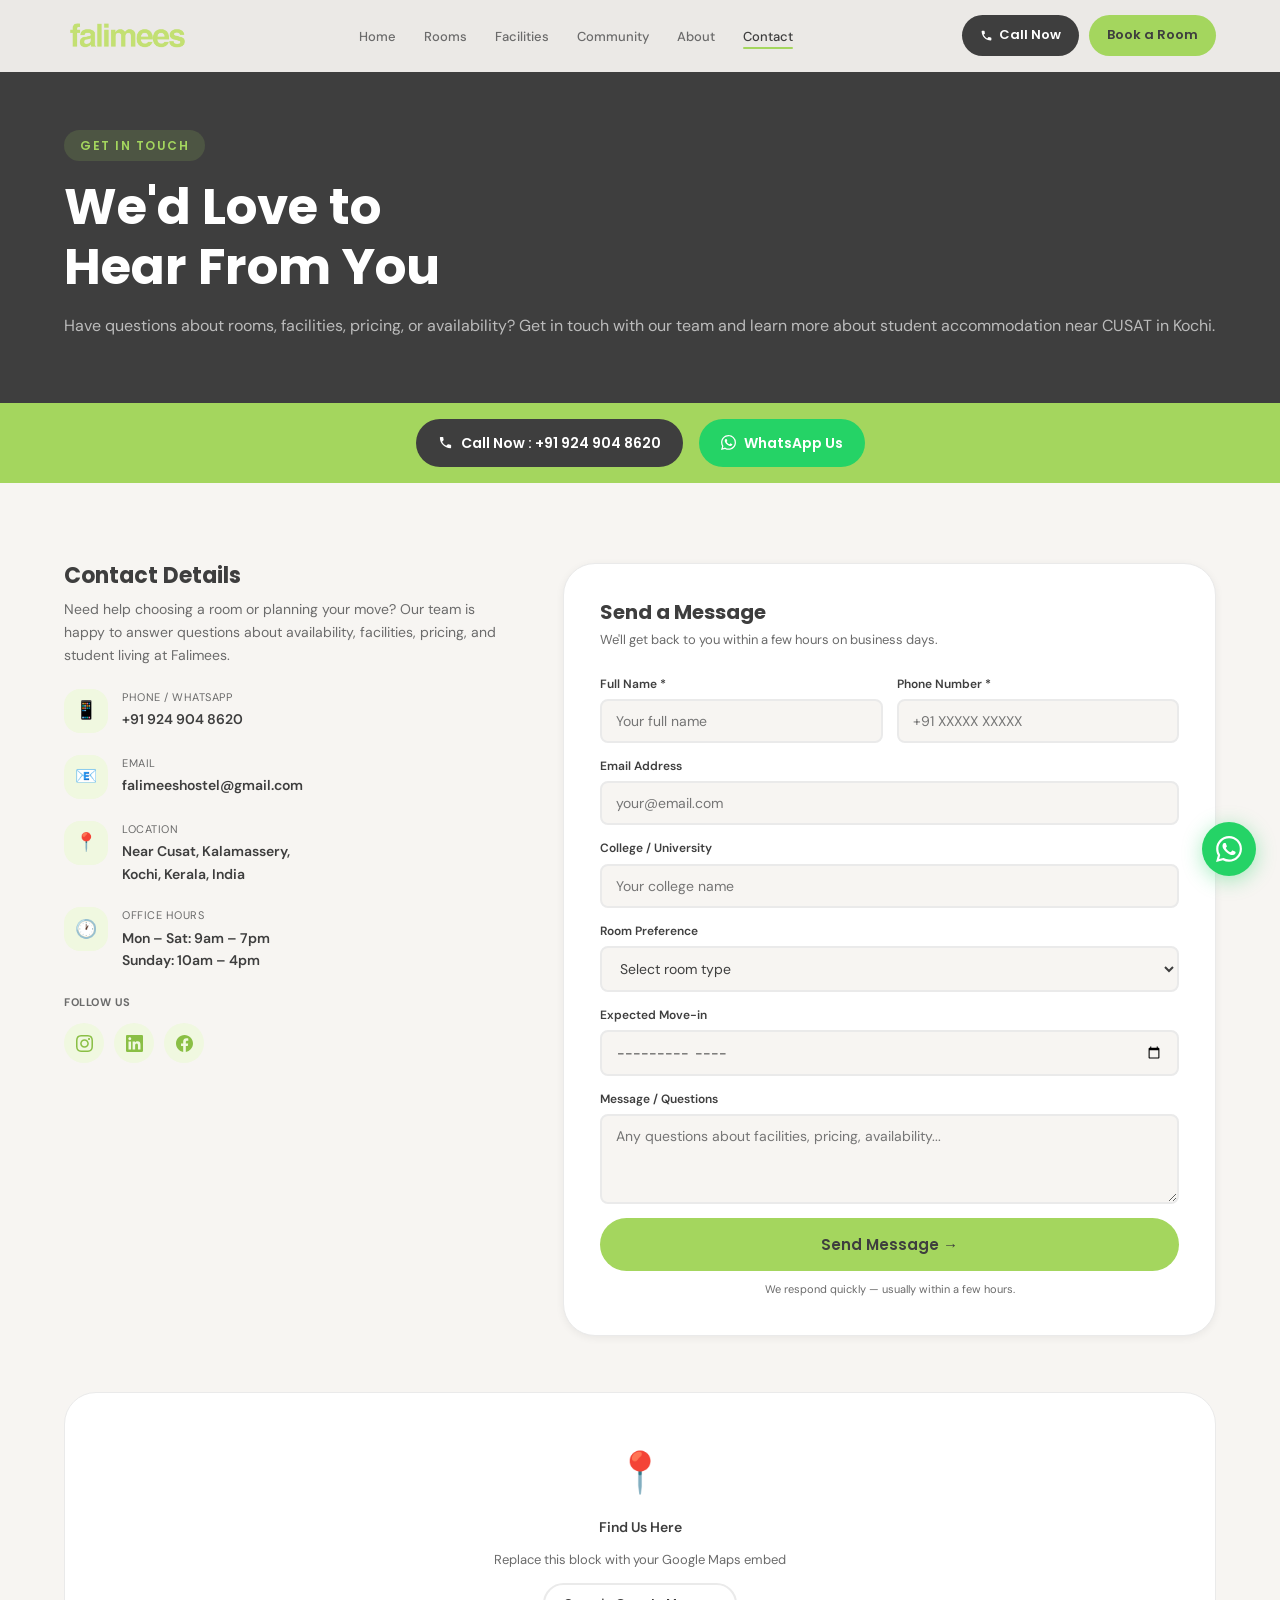
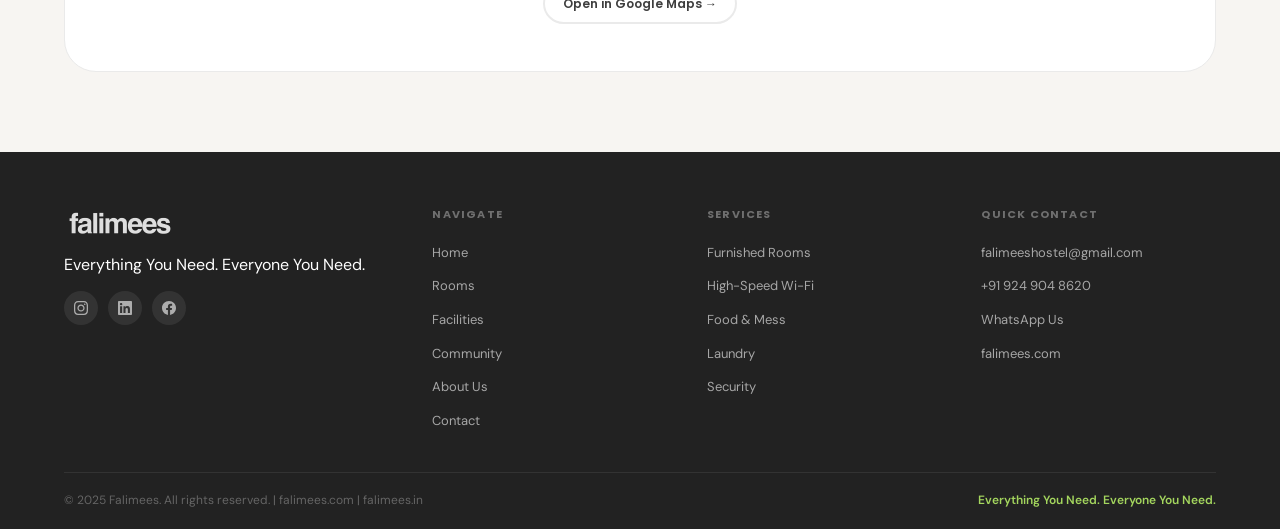
<file: contact.html>
<!DOCTYPE html>
<html lang="en">
<head>
  <meta charset="UTF-8" />
  <meta name="viewport" content="width=device-width, initial-scale=1.0" />
  <meta name="description" content="Contact Falimees — book a room, ask about facilities, or arrange a visit. Call, WhatsApp, or fill the form. Student accommodation Kochi, Kerala." />
  <title>Contact Us | Falimees — Your Nearest Home</title>
  <link rel="icon" type="image/png" href="images/icon.png" />
  <link rel="preconnect" href="https://fonts.googleapis.com" />
  <link rel="preconnect" href="https://fonts.gstatic.com" crossorigin />
  <link href="https://fonts.googleapis.com/css2?family=Poppins:wght@300;400;500;600;700;800&family=DM+Sans:ital,wght@0,300;0,400;0,500;0,600;1,400&display=swap" rel="stylesheet" />
  <link rel="stylesheet" href="css/style.css" />
</head>
<body>

<nav class="navbar" id="navbar">
  <div class="container">
    <div class="nav-inner">
      <a href="index.html" class="nav-logo"><img src="images/logo.png" alt="Falimees" /></a>
      <ul class="nav-links">
        <li><a href="index.html">Home</a></li>
        <li><a href="rooms.html">Rooms</a></li>
        <li><a href="facilities.html">Facilities</a></li>
        <li><a href="community.html">Community</a></li>
        <li><a href="about.html">About</a></li>
        <li><a href="contact.html" class="active">Contact</a></li>
      </ul>
      <div class="nav-actions">
        <a href="tel:+919249048620" class="nav-call-btn"><svg width="13" height="13" viewBox="0 0 24 24" fill="currentColor"><path d="M6.62 10.79c1.44 2.83 3.76 5.14 6.59 6.59l2.2-2.2c.27-.27.67-.36 1.02-.24 1.12.37 2.33.57 3.57.57.55 0 1 .45 1 1V20c0 .55-.45 1-1 1-9.39 0-17-7.61-17-17 0-.55.45-1 1-1h3.5c.55 0 1 .45 1 1 0 1.25.2 2.45.57 3.57.11.35.03.74-.25 1.02l-2.2 2.2z"/></svg>Call Now</a>
        <a href="contact.html" class="nav-book-btn">Book a Room</a>
        <button class="hamburger" id="hamburger" aria-label="Open menu" aria-expanded="false"><span></span><span></span><span></span></button>
      </div>
    </div>
  </div>
</nav>
<div class="mobile-menu" id="mobileMenu">
  <a href="index.html">Home</a><a href="rooms.html">Rooms</a><a href="facilities.html">Facilities</a>
  <a href="community.html">Community</a><a href="about.html">About</a><a href="contact.html">Contact</a>
  <div class="mobile-menu-actions">
    <a href="tel:+919249048620" class="btn-call">📞 Call Now</a>
    <a href="contact.html" class="btn-primary">Book a Room</a>
  </div>
</div>

<!-- Header -->
<section class="page-header page-header-bg-dark">
  <div class="container">
    <div class="section-tag">Get In Touch</div>
    <h1 class="section-title" style="font-size:clamp(30px,5vw,50px);margin-bottom:16px;">We'd Love to<br>Hear From You</h1>
    <p>Have questions about rooms, facilities, pricing, or availability? Get in touch with our team and learn more about student accommodation near CUSAT in Kochi.</p>
  </div>
</section>

<!-- Quick action bar -->
<div style="background:var(--brand-green);padding:16px 0;">
  <div class="container">
    <div style="display:flex;align-items:center;justify-content:center;gap:16px;flex-wrap:wrap;">
      <!-- EDIT: Replace XXXXXXXXXX with your phone number -->
      <a href="tel:+919249048620" class="btn-call" style="background:var(--text);">
        <svg width="15" height="15" viewBox="0 0 24 24" fill="currentColor"><path d="M6.62 10.79c1.44 2.83 3.76 5.14 6.59 6.59l2.2-2.2c.27-.27.67-.36 1.02-.24 1.12.37 2.33.57 3.57.57.55 0 1 .45 1 1V20c0 .55-.45 1-1 1-9.39 0-17-7.61-17-17 0-.55.45-1 1-1h3.5c.55 0 1 .45 1 1 0 1.25.2 2.45.57 3.57.11.35.03.74-.25 1.02l-2.2 2.2z"/></svg>
        Call Now : +91 924 904 8620
      </a>
      <a href="https://wa.me/919249048620?text=Hi%20Falimees%2C%20I'm%20interested%20in%20a%20room." class="btn-whatsapp" target="_blank" rel="noopener">
        <svg viewBox="0 0 24 24" width="15" height="15" fill="currentColor"><path d="M17.472 14.382c-.297-.149-1.758-.867-2.03-.967-.273-.099-.471-.148-.67.15-.197.297-.767.966-.94 1.164-.173.199-.347.223-.644.075-.297-.15-1.255-.463-2.39-1.475-.883-.788-1.48-1.761-1.653-2.059-.173-.297-.018-.458.13-.606.134-.133.298-.347.446-.52.149-.174.198-.298.298-.497.099-.198.05-.371-.025-.52-.075-.149-.669-1.612-.916-2.207-.242-.579-.487-.5-.669-.51-.173-.008-.371-.01-.57-.01-.198 0-.52.074-.792.372-.272.297-1.04 1.016-1.04 2.479 0 1.462 1.065 2.875 1.213 3.074.149.198 2.096 3.2 5.077 4.487.709.306 1.262.489 1.694.625.712.227 1.36.195 1.871.118.571-.085 1.758-.719 2.006-1.413.248-.694.248-1.289.173-1.413-.074-.124-.272-.198-.57-.347m-5.421 7.403h-.004a9.87 9.87 0 01-5.031-1.378l-.361-.214-3.741.982.998-3.648-.235-.374a9.86 9.86 0 01-1.51-5.26c.001-5.45 4.436-9.884 9.888-9.884 2.64 0 5.122 1.03 6.988 2.898a9.825 9.825 0 012.893 6.994c-.003 5.45-4.437 9.884-9.885 9.884m8.413-18.297A11.815 11.815 0 0012.05 0C5.495 0 .16 5.335.157 11.892c0 2.096.547 4.142 1.588 5.945L.057 24l6.305-1.654a11.882 11.882 0 005.683 1.448h.005c6.554 0 11.89-5.335 11.893-11.893a11.821 11.821 0 00-3.48-8.413Z"/></svg>
        WhatsApp Us
      </a>
    </div>
  </div>
</div>

<!-- Contact grid -->
<section style="padding:80px 0;">
  <div class="container">
    <div class="contact-grid">

      <!-- Info -->
      <div class="contact-info fade-up">
        <div>
          <h2 style="font-size:22px;margin-bottom:8px;">Contact Details</h2>
          <p style="color:var(--text-secondary);font-size:14px;line-height:1.65;">Need help choosing a room or planning your move? Our team is happy to answer questions about availability, facilities, pricing, and student living at Falimees.</p>
        </div>

        <div class="contact-method">
          <div class="cm-icon">📱</div>
          <div>
            <div class="cm-label">Phone / WhatsApp</div>
            <!-- EDIT: Replace with your actual phone number -->
            <div class="cm-value"><a href="tel:+919249048620">+91 924 904 8620</a></div>
          </div>
        </div>

        <div class="contact-method">
          <div class="cm-icon">📧</div>
          <div>
            <div class="cm-label">Email</div>
            <!-- EDIT: Replace with your actual email -->
            <div class="cm-value"><a href="mailto:falimeeshostel@gmail.com">falimeeshostel@gmail.com</a></div>
          </div>
        </div>

        <div class="contact-method">
          <div class="cm-icon">📍</div>
          <div>
            <div class="cm-label">Location</div>
            <!-- EDIT: Replace with your actual address -->
            <div class="cm-value">Near Cusat, Kalamassery,<br>Kochi, Kerala, India</div>
          </div>
        </div>

        <div class="contact-method">
          <div class="cm-icon">🕐</div>
          <div>
            <div class="cm-label">Office Hours</div>
            <div class="cm-value">Mon – Sat: 9am – 7pm<br>Sunday: 10am – 4pm</div>
          </div>
        </div>

        <!-- Social -->
        <div>
          <p style="font-size:11px;font-weight:700;color:var(--text-secondary);text-transform:uppercase;letter-spacing:0.5px;margin-bottom:12px;">Follow Us</p>
          <div style="display:flex;gap:10px;">
            <a href="https://www.instagram.com/falimees/" class="social-link" target="_blank" rel="noopener" aria-label="Instagram" style="background:var(--brand-green-pale);color:var(--brand-green-dark);width:40px;height:40px;"><svg viewBox="0 0 24 24" width="17" height="17" fill="currentColor"><path d="M12 2.163c3.204 0 3.584.012 4.85.07 3.252.148 4.771 1.691 4.919 4.919.058 1.265.069 1.645.069 4.849 0 3.205-.012 3.584-.069 4.849-.149 3.225-1.664 4.771-4.919 4.919-1.266.058-1.644.07-4.85.07-3.204 0-3.584-.012-4.849-.07-3.26-.149-4.771-1.699-4.919-4.92-.058-1.265-.07-1.644-.07-4.849 0-3.204.013-3.583.07-4.849.149-3.227 1.664-4.771 4.919-4.919 1.266-.057 1.645-.069 4.849-.069zm0-2.163c-3.259 0-3.667.014-4.947.072-4.358.2-6.78 2.618-6.98 6.98-.059 1.281-.073 1.689-.073 4.948 0 3.259.014 3.668.072 4.948.2 4.358 2.618 6.78 6.98 6.98 1.281.058 1.689.072 4.948.072 3.259 0 3.668-.014 4.948-.072 4.354-.2 6.782-2.618 6.979-6.98.059-1.28.073-1.689.073-4.948 0-3.259-.014-3.667-.072-4.947-.196-4.354-2.617-6.78-6.979-6.98-1.281-.059-1.69-.073-4.949-.073zm0 5.838c-3.403 0-6.162 2.759-6.162 6.162s2.759 6.163 6.162 6.163 6.162-2.759 6.162-6.163c0-3.403-2.759-6.162-6.162-6.162zm0 10.162c-2.209 0-4-1.79-4-4 0-2.209 1.791-4 4-4s4 1.791 4 4c0 2.21-1.791 4-4 4zm6.406-11.845c-.796 0-1.441.645-1.441 1.44s.645 1.44 1.441 1.44c.795 0 1.439-.645 1.439-1.44s-.644-1.44-1.439-1.44z"/></svg></a>
            <a href="https://www.linkedin.com/company/falimees/" class="social-link" target="_blank" rel="noopener" aria-label="LinkedIn" style="background:var(--brand-green-pale);color:var(--brand-green-dark);width:40px;height:40px;"><svg viewBox="0 0 24 24" width="17" height="17" fill="currentColor"><path d="M20.447 20.452h-3.554v-5.569c0-1.328-.027-3.037-1.852-3.037-1.853 0-2.136 1.445-2.136 2.939v5.667H9.351V9h3.414v1.561h.046c.477-.9 1.637-1.85 3.37-1.85 3.601 0 4.267 2.37 4.267 5.455v6.286zM5.337 7.433c-1.144 0-2.063-.926-2.063-2.065 0-1.138.92-2.063 2.063-2.063 1.14 0 2.064.925 2.064 2.063 0 1.139-.925 2.065-2.064 2.065zm1.782 13.019H3.555V9h3.564v11.452zM22.225 0H1.771C.792 0 0 .774 0 1.729v20.542C0 23.227.792 24 1.771 24h20.451C23.2 24 24 23.227 24 22.271V1.729C24 .774 23.2 0 22.222 0h.003z"/></svg></a>
            <a href="https://www.facebook.com/share/1MpvX8Ycaa/" class="social-link" target="_blank" rel="noopener" aria-label="Facebook" style="background:var(--brand-green-pale);color:var(--brand-green-dark);width:40px;height:40px;"><svg viewBox="0 0 24 24" width="17" height="17" fill="currentColor"><path d="M24 12.073c0-6.627-5.373-12-12-12s-12 5.373-12 12c0 5.99 4.388 10.954 10.125 11.854v-8.385H7.078v-3.47h3.047V9.43c0-3.007 1.792-4.669 4.533-4.669 1.312 0 2.686.235 2.686.235v2.953H15.83c-1.491 0-1.956.925-1.956 1.874v2.25h3.328l-.532 3.47h-2.796v8.385C19.612 23.027 24 18.062 24 12.073z"/></svg></a>
          </div>
        </div>
      </div>

      <!-- Form -->
      <div class="contact-form-wrap fade-up">
        <h2 style="font-size:20px;margin-bottom:6px;">Send a Message</h2>
        <p style="font-size:13px;color:var(--text-secondary);margin-bottom:24px;">We'll get back to you within a few hours on business days.</p>
        <form id="contactForm" novalidate>
          <div class="form-row">
            <div class="form-group">
              <label for="name">Full Name *</label>
              <input type="text" id="name" name="name" placeholder="Your full name" required />
            </div>
            <div class="form-group">
              <label for="phone">Phone Number *</label>
              <input type="tel" id="phone" name="phone" placeholder="+91 XXXXX XXXXX" required />
            </div>
          </div>
          <div class="form-group">
            <label for="email">Email Address</label>
            <input type="email" id="email" name="email" placeholder="your@email.com" />
          </div>
          <div class="form-group">
            <label for="college">College / University</label>
            <input type="text" id="college" name="college" placeholder="Your college name" />
          </div>
          <div class="form-group">
            <label for="roomtype">Room Preference</label>
            <select id="roomtype" name="roomtype">
              <option value="">Select room type</option>
              <option value="single">Single Occupancy</option>
              <option value="twin">Twin Sharing</option>
              <option value="triple">Triple Sharing</option>
              <option value="unsure">Not sure yet</option>
            </select>
          </div>
          <div class="form-group">
            <label for="movein">Expected Move-in</label>
            <input type="month" id="movein" name="movein" />
          </div>
          <div class="form-group">
            <label for="message">Message / Questions</label>
            <textarea id="message" name="message" placeholder="Any questions about facilities, pricing, availability..."></textarea>
          </div>
          <button type="submit" class="btn-primary" style="width:100%;justify-content:center;font-size:15px;padding:15px;">Send Message →</button>
          <p style="font-size:11px;color:var(--text-secondary);text-align:center;margin-top:10px;">We respond quickly — usually within a few hours.</p>
        </form>
      </div>
    </div>

    <!-- Map placeholder -->
    <div style="margin-top:56px;background:var(--white);border:1px solid var(--border);border-radius:var(--radius-xl);overflow:hidden;height:280px;display:flex;align-items:center;justify-content:center;flex-direction:column;gap:12px;" class="fade-up">
      <div style="font-size:40px;">📍</div>
      <p style="font-size:14px;font-weight:600;color:var(--text);">Find Us Here</p>
      <!-- EDIT: Replace below with your actual Google Maps iframe embed code -->
      <!-- <iframe src="https://maps.google.com/maps?q=YOUR+ADDRESS&output=embed" width="100%" height="280" style="border:0;" allowfullscreen loading="lazy"></iframe> -->
      <p style="font-size:13px;color:var(--text-secondary);">Replace this block with your Google Maps embed</p>
      <a href="https://maps.google.com" target="_blank" rel="noopener" class="btn-secondary" style="font-size:12px;padding:9px 18px;">Open in Google Maps →</a>
    </div>
  </div>
</section>

<footer class="footer"><div class="container"><div class="footer-grid"><div><img src="images/logo.png" alt="Falimees" class="footer-brand-img" /><p class="footer-brand">Everything You Need. Everyone You Need.</p><div class="social-links" style="margin-top:14px;"><a href="https://www.instagram.com/falimees/" class="social-link" target="_blank" rel="noopener" aria-label="Instagram"><svg viewBox="0 0 24 24" width="14" height="14" fill="currentColor"><path d="M12 2.163c3.204 0 3.584.012 4.85.07 3.252.148 4.771 1.691 4.919 4.919.058 1.265.069 1.645.069 4.849 0 3.205-.012 3.584-.069 4.849-.149 3.225-1.664 4.771-4.919 4.919-1.266.058-1.644.07-4.85.07-3.204 0-3.584-.012-4.849-.07-3.26-.149-4.771-1.699-4.919-4.92-.058-1.265-.07-1.644-.07-4.849 0-3.204.013-3.583.07-4.849.149-3.227 1.664-4.771 4.919-4.919 1.266-.057 1.645-.069 4.849-.069zm0-2.163c-3.259 0-3.667.014-4.947.072-4.358.2-6.78 2.618-6.98 6.98-.059 1.281-.073 1.689-.073 4.948 0 3.259.014 3.668.072 4.948.2 4.358 2.618 6.78 6.98 6.98 1.281.058 1.689.072 4.948.072 3.259 0 3.668-.014 4.948-.072 4.354-.2 6.782-2.618 6.979-6.98.059-1.28.073-1.689.073-4.948 0-3.259-.014-3.667-.072-4.947-.196-4.354-2.617-6.78-6.979-6.98-1.281-.059-1.69-.073-4.949-.073zm0 5.838c-3.403 0-6.162 2.759-6.162 6.162s2.759 6.163 6.162 6.163 6.162-2.759 6.162-6.163c0-3.403-2.759-6.162-6.162-6.162zm0 10.162c-2.209 0-4-1.79-4-4 0-2.209 1.791-4 4-4s4 1.791 4 4c0 2.21-1.791 4-4 4zm6.406-11.845c-.796 0-1.441.645-1.441 1.44s.645 1.44 1.441 1.44c.795 0 1.439-.645 1.439-1.44s-.644-1.44-1.439-1.44z"/></svg></a><a href="https://www.linkedin.com/company/falimees/" class="social-link" target="_blank" rel="noopener" aria-label="LinkedIn"><svg viewBox="0 0 24 24" width="14" height="14" fill="currentColor"><path d="M20.447 20.452h-3.554v-5.569c0-1.328-.027-3.037-1.852-3.037-1.853 0-2.136 1.445-2.136 2.939v5.667H9.351V9h3.414v1.561h.046c.477-.9 1.637-1.85 3.37-1.85 3.601 0 4.267 2.37 4.267 5.455v6.286zM5.337 7.433c-1.144 0-2.063-.926-2.063-2.065 0-1.138.92-2.063 2.063-2.063 1.14 0 2.064.925 2.064 2.063 0 1.139-.925 2.065-2.064 2.065zm1.782 13.019H3.555V9h3.564v11.452zM22.225 0H1.771C.792 0 0 .774 0 1.729v20.542C0 23.227.792 24 1.771 24h20.451C23.2 24 24 23.227 24 22.271V1.729C24 .774 23.2 0 22.222 0h.003z"/></svg></a><a href="https://www.facebook.com/share/1MpvX8Ycaa/" class="social-link" target="_blank" rel="noopener" aria-label="Facebook"><svg viewBox="0 0 24 24" width="14" height="14" fill="currentColor"><path d="M24 12.073c0-6.627-5.373-12-12-12s-12 5.373-12 12c0 5.99 4.388 10.954 10.125 11.854v-8.385H7.078v-3.47h3.047V9.43c0-3.007 1.792-4.669 4.533-4.669 1.312 0 2.686.235 2.686.235v2.953H15.83c-1.491 0-1.956.925-1.956 1.874v2.25h3.328l-.532 3.47h-2.796v8.385C19.612 23.027 24 18.062 24 12.073z"/></svg></a></div></div><div class="footer-col"><h4>Navigate</h4><ul><li><a href="index.html">Home</a></li><li><a href="rooms.html">Rooms</a></li><li><a href="facilities.html">Facilities</a></li><li><a href="community.html">Community</a></li><li><a href="about.html">About Us</a></li><li><a href="contact.html">Contact</a></li></ul></div><div class="footer-col"><h4>Services</h4><ul><li><a href="facilities.html">Furnished Rooms</a></li><li><a href="facilities.html">High-Speed Wi-Fi</a></li><li><a href="facilities.html">Food &amp; Mess</a></li><li><a href="facilities.html">Laundry</a></li><li><a href="facilities.html">Security</a></li></ul></div><div class="footer-col"><h4>Quick Contact</h4><ul><li><a href="mailto:falimeeshostel@gmail.com">falimeeshostel@gmail.com</a></li><li><a href="tel:+919249048620">+91 924 904 8620</a></li><li><a href="https://wa.me/919249048620" target="_blank" rel="noopener">WhatsApp Us</a></li><li><a href="https://falimees.com">falimees.com</a></li></ul></div></div><div class="footer-bottom"><p>&copy; 2025 Falimees. All rights reserved. | <a href="https://falimees.com" style="color:rgba(255,255,255,0.3);">falimees.com</a> | <a href="https://falimees.in" style="color:rgba(255,255,255,0.3);">falimees.in</a></p><div class="footer-tagline">Everything You Need. Everyone You Need.</div></div></div></footer>
<a href="https://wa.me/919249048620" class="whatsapp-float" target="_blank" rel="noopener" aria-label="Chat on WhatsApp"><svg viewBox="0 0 24 24" xmlns="http://www.w3.org/2000/svg"><path d="M17.472 14.382c-.297-.149-1.758-.867-2.03-.967-.273-.099-.471-.148-.67.15-.197.297-.767.966-.94 1.164-.173.199-.347.223-.644.075-.297-.15-1.255-.463-2.39-1.475-.883-.788-1.48-1.761-1.653-2.059-.173-.297-.018-.458.13-.606.134-.133.298-.347.446-.52.149-.174.198-.298.298-.497.099-.198.05-.371-.025-.52-.075-.149-.669-1.612-.916-2.207-.242-.579-.487-.5-.669-.51-.173-.008-.371-.01-.57-.01-.198 0-.52.074-.792.372-.272.297-1.04 1.016-1.04 2.479 0 1.462 1.065 2.875 1.213 3.074.149.198 2.096 3.2 5.077 4.487.709.306 1.262.489 1.694.625.712.227 1.36.195 1.871.118.571-.085 1.758-.719 2.006-1.413.248-.694.248-1.289.173-1.413-.074-.124-.272-.198-.57-.347m-5.421 7.403h-.004a9.87 9.87 0 01-5.031-1.378l-.361-.214-3.741.982.998-3.648-.235-.374a9.86 9.86 0 01-1.51-5.26c.001-5.45 4.436-9.884 9.888-9.884 2.64 0 5.122 1.03 6.988 2.898a9.825 9.825 0 012.893 6.994c-.003 5.45-4.437 9.884-9.885 9.884m8.413-18.297A11.815 11.815 0 0012.05 0C5.495 0 .16 5.335.157 11.892c0 2.096.547 4.142 1.588 5.945L.057 24l6.305-1.654a11.882 11.882 0 005.683 1.448h.005c6.554 0 11.89-5.335 11.893-11.893a11.821 11.821 0 00-3.48-8.413Z"/></svg></a>
<script src="js/main.js"></script>
</body>
</html>
</file>
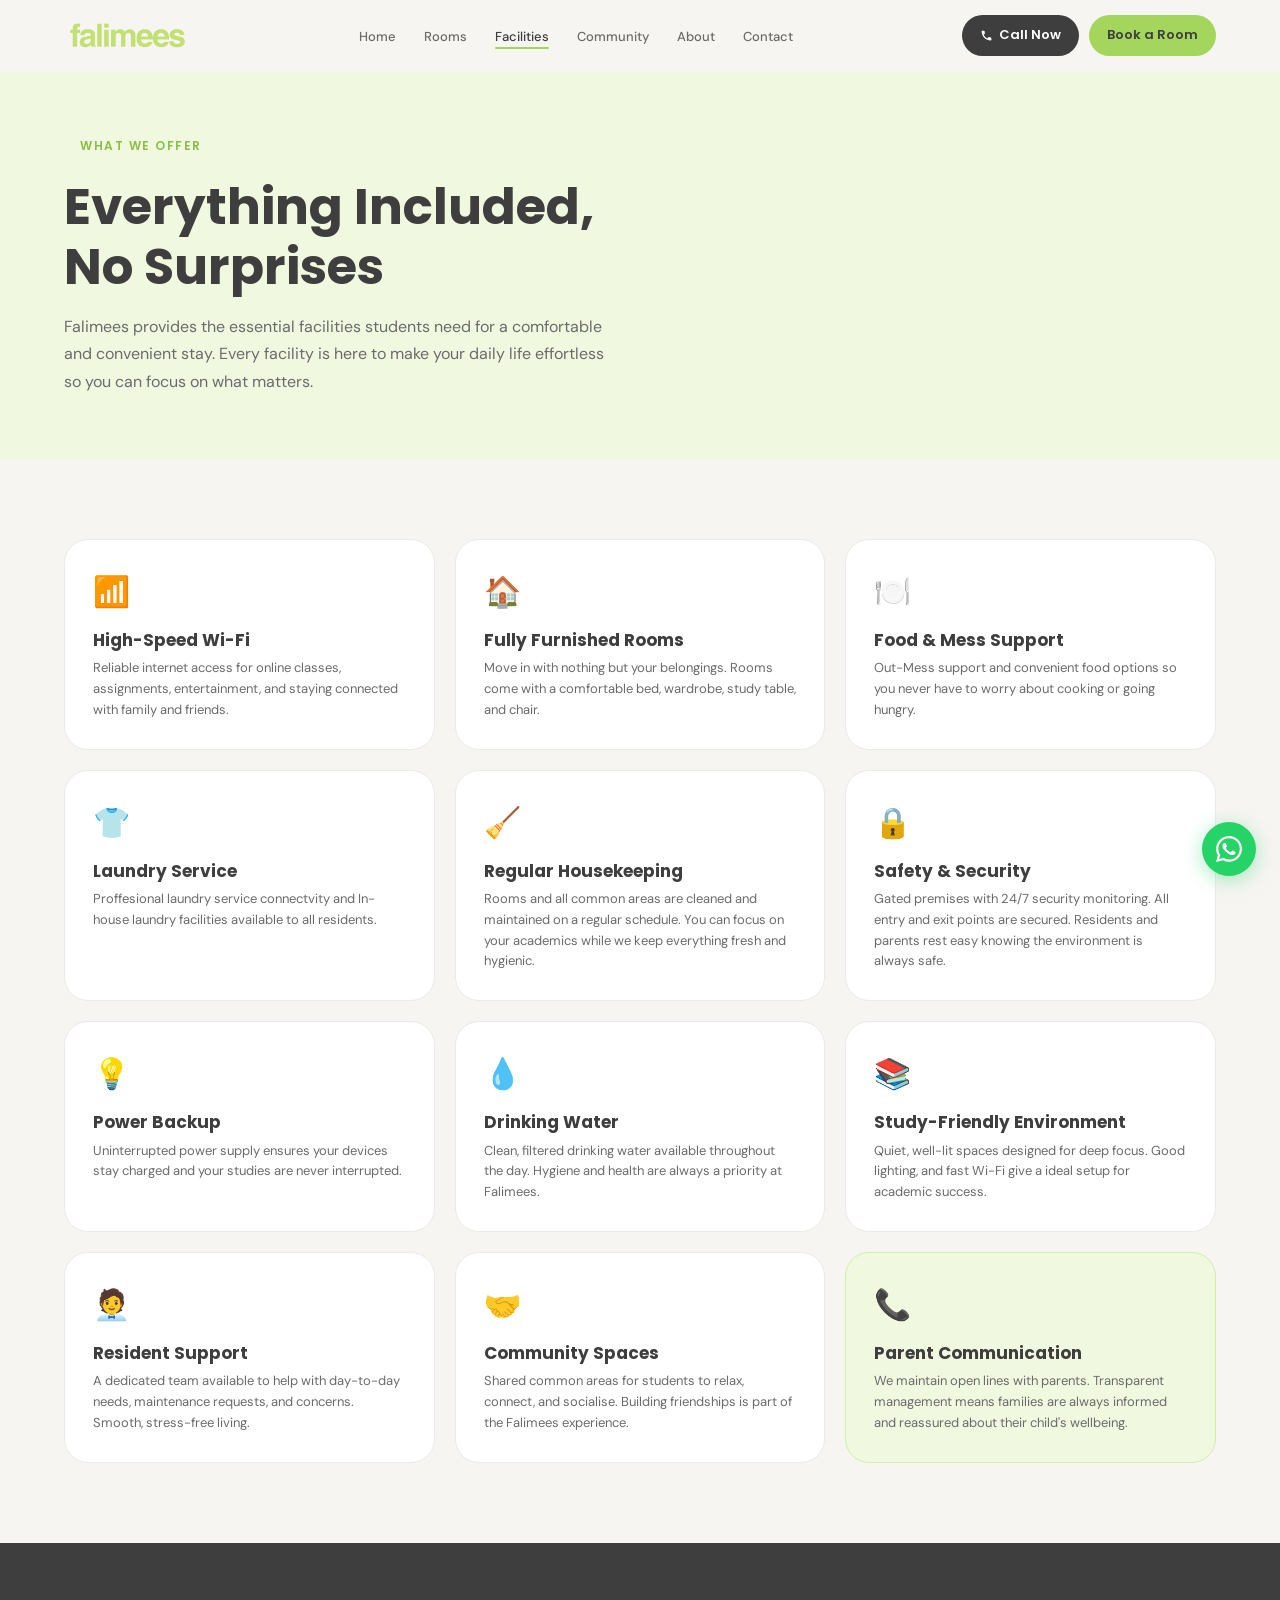
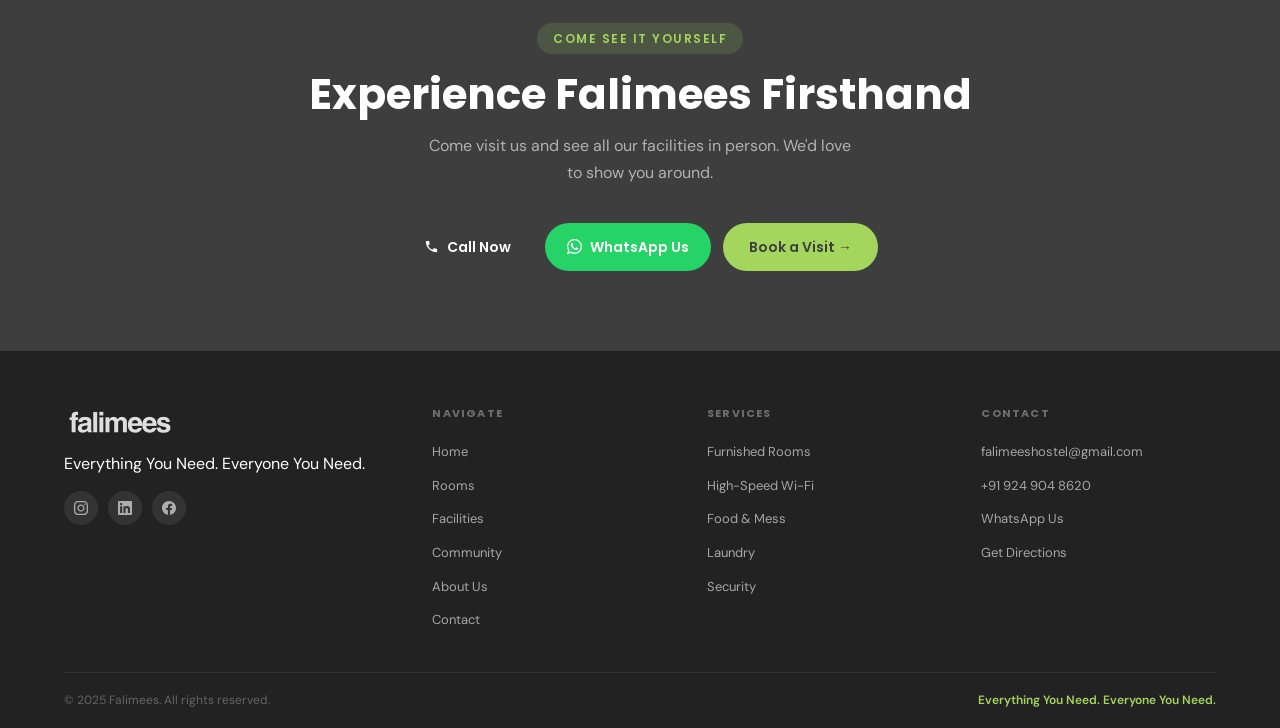
<file: facilities.html>
<!DOCTYPE html>
<html lang="en">
<head>
  <meta charset="UTF-8" />
  <meta name="viewport" content="width=device-width, initial-scale=1.0" />
  <meta name="description" content="Falimees facilities — high-speed Wi-Fi, furnished rooms, laundry, food & mess support, housekeeping, security, power backup and more. Student accommodation Kochi." />
  <title>Facilities | Falimees — Your Nearest Home</title>
  <link rel="icon" type="image/png" href="images/icon.png" />
  <link rel="preconnect" href="https://fonts.googleapis.com" />
  <link rel="preconnect" href="https://fonts.gstatic.com" crossorigin />
  <link href="https://fonts.googleapis.com/css2?family=Poppins:wght@300;400;500;600;700;800&family=DM+Sans:ital,wght@0,300;0,400;0,500;0,600;1,400&display=swap" rel="stylesheet" />
  <link rel="stylesheet" href="css/style.css" />
</head>
<body>

<nav class="navbar" id="navbar">
  <div class="container">
    <div class="nav-inner">
      <a href="index.html" class="nav-logo"><img src="images/logo.png" alt="Falimees" /></a>
      <ul class="nav-links">
        <li><a href="index.html">Home</a></li>
        <li><a href="rooms.html">Rooms</a></li>
        <li><a href="facilities.html" class="active">Facilities</a></li>
        <li><a href="community.html">Community</a></li>
        <li><a href="about.html">About</a></li>
        <li><a href="contact.html">Contact</a></li>
      </ul>
      <div class="nav-actions">
        <a href="tel:+919249048620" class="nav-call-btn"><svg width="13" height="13" viewBox="0 0 24 24" fill="currentColor"><path d="M6.62 10.79c1.44 2.83 3.76 5.14 6.59 6.59l2.2-2.2c.27-.27.67-.36 1.02-.24 1.12.37 2.33.57 3.57.57.55 0 1 .45 1 1V20c0 .55-.45 1-1 1-9.39 0-17-7.61-17-17 0-.55.45-1 1-1h3.5c.55 0 1 .45 1 1 0 1.25.2 2.45.57 3.57.11.35.03.74-.25 1.02l-2.2 2.2z"/></svg>Call Now</a>
        <a href="contact.html" class="nav-book-btn">Book a Room</a>
        <button class="hamburger" id="hamburger" aria-label="Open menu" aria-expanded="false"><span></span><span></span><span></span></button>
      </div>
    </div>
  </div>
</nav>
<div class="mobile-menu" id="mobileMenu">
  <a href="index.html">Home</a><a href="rooms.html">Rooms</a><a href="facilities.html">Facilities</a>
  <a href="community.html">Community</a><a href="about.html">About</a><a href="contact.html">Contact</a>
  <div class="mobile-menu-actions">
    <a href="tel:+919249048620" class="btn-call">📞 Call Now</a>
    <a href="contact.html" class="btn-primary">Book a Room</a>
  </div>
</div>

<section class="page-header page-header-bg-green">
  <div class="container">
    <div class="section-tag">What We Offer</div>
    <h1 class="section-title" style="font-size:clamp(30px,5vw,50px);margin-bottom:16px;">Everything Included,<br>No Surprises</h1>
    <p class="section-sub">Falimees provides the essential facilities students need for a comfortable and convenient stay. Every facility is here to make your daily life effortless so you can focus on what matters.</p>
  </div>
</section>

<section style="padding:80px 0;">
  <div class="container">
    <div class="facility-grid">

      <div class="facility-card-full fade-up">
        <div class="fc-icon">📶</div>
        <h3>High-Speed Wi-Fi</h3>
        <p>Reliable internet access for online classes, assignments, entertainment, and staying connected with family and friends.</p>
      </div>

      <div class="facility-card-full fade-up" style="transition-delay:0.05s;">
        <div class="fc-icon">🏠</div>
        <h3>Fully Furnished Rooms</h3>
        <p>Move in with nothing but your belongings. Rooms come with a comfortable bed, wardrobe, study table, and chair.</p>
      </div>

      <div class="facility-card-full fade-up" style="transition-delay:0.1s;">
        <div class="fc-icon">🍽️</div>
        <h3>Food & Mess Support</h3>
        <p>Out-Mess support and convenient food options so you never have to worry about cooking or going hungry.</p>
      </div>

      <div class="facility-card-full fade-up" style="transition-delay:0.15s;">
        <div class="fc-icon">👕</div>
        <h3>Laundry Service</h3>
        <p>Proffesional laundry service connectvity and In-house laundry facilities available to all residents.</p>
      </div>

      <div class="facility-card-full fade-up" style="transition-delay:0.2s;">
        <div class="fc-icon">🧹</div>
        <h3>Regular Housekeeping</h3>
        <p>Rooms and all common areas are cleaned and maintained on a regular schedule. You can focus on your academics while we keep everything fresh and hygienic.</p>
      </div>

      <div class="facility-card-full fade-up" style="transition-delay:0.25s;">
        <div class="fc-icon">🔒</div>
        <h3>Safety & Security</h3>
        <p>Gated premises with 24/7 security monitoring. All entry and exit points are secured. Residents and parents rest easy knowing the environment is always safe.</p>
      </div>

      <div class="facility-card-full fade-up" style="transition-delay:0.3s;">
        <div class="fc-icon">💡</div>
        <h3>Power Backup</h3>
        <p>Uninterrupted power supply ensures your devices stay charged and your studies are never interrupted.</p>
      </div>

      <div class="facility-card-full fade-up" style="transition-delay:0.35s;">
        <div class="fc-icon">💧</div>
        <h3>Drinking Water</h3>
        <p>Clean, filtered drinking water available throughout the day. Hygiene and health are always a priority at Falimees.</p>
      </div>

      <div class="facility-card-full fade-up" style="transition-delay:0.4s;">
        <div class="fc-icon">📚</div>
        <h3>Study-Friendly Environment</h3>
        <p>Quiet, well-lit spaces designed for deep focus. Good lighting, and fast Wi-Fi give a ideal setup for academic success.</p>
      </div>

      <div class="facility-card-full fade-up" style="transition-delay:0.45s;">
        <div class="fc-icon">🧑‍💼</div>
        <h3>Resident Support</h3>
        <p>A dedicated team available to help with day-to-day needs, maintenance requests, and concerns. Smooth, stress-free living.</p>
      </div>

      <div class="facility-card-full fade-up" style="transition-delay:0.5s;">
        <div class="fc-icon">🤝</div>
        <h3>Community Spaces</h3>
        <p>Shared common areas for students to relax, connect, and socialise. Building friendships is part of the Falimees experience.</p>
      </div>

      <div class="facility-card-full fade-up" style="transition-delay:0.55s;background:var(--brand-green-pale);border-color:var(--brand-green-light);">
        <div class="fc-icon">📞</div>
        <h3>Parent Communication</h3>
        <p>We maintain open lines with parents. Transparent management means families are always informed and reassured about their child's wellbeing.</p>
      </div>

    </div>
  </div>
</section>

<section class="cta-section">
  <div class="container">
    <div class="cta-inner fade-up">
      <div class="section-tag">Come See It Yourself</div>
      <h2 class="section-title">Experience Falimees Firsthand</h2>
      <p>Come visit us and see all our facilities in person. We'd love to show you around.</p>
      <div class="cta-buttons">
        <a href="tel:+919249048620" class="btn-call"><svg width="15" height="15" viewBox="0 0 24 24" fill="currentColor"><path d="M6.62 10.79c1.44 2.83 3.76 5.14 6.59 6.59l2.2-2.2c.27-.27.67-.36 1.02-.24 1.12.37 2.33.57 3.57.57.55 0 1 .45 1 1V20c0 .55-.45 1-1 1-9.39 0-17-7.61-17-17 0-.55.45-1 1-1h3.5c.55 0 1 .45 1 1 0 1.25.2 2.45.57 3.57.11.35.03.74-.25 1.02l-2.2 2.2z"/></svg>Call Now</a>
        <a href="https://wa.me/919249048620" class="btn-whatsapp" target="_blank" rel="noopener"><svg viewBox="0 0 24 24" width="15" height="15" fill="currentColor"><path d="M17.472 14.382c-.297-.149-1.758-.867-2.03-.967-.273-.099-.471-.148-.67.15-.197.297-.767.966-.94 1.164-.173.199-.347.223-.644.075-.297-.15-1.255-.463-2.39-1.475-.883-.788-1.48-1.761-1.653-2.059-.173-.297-.018-.458.13-.606.134-.133.298-.347.446-.52.149-.174.198-.298.298-.497.099-.198.05-.371-.025-.52-.075-.149-.669-1.612-.916-2.207-.242-.579-.487-.5-.669-.51-.173-.008-.371-.01-.57-.01-.198 0-.52.074-.792.372-.272.297-1.04 1.016-1.04 2.479 0 1.462 1.065 2.875 1.213 3.074.149.198 2.096 3.2 5.077 4.487.709.306 1.262.489 1.694.625.712.227 1.36.195 1.871.118.571-.085 1.758-.719 2.006-1.413.248-.694.248-1.289.173-1.413-.074-.124-.272-.198-.57-.347m-5.421 7.403h-.004a9.87 9.87 0 01-5.031-1.378l-.361-.214-3.741.982.998-3.648-.235-.374a9.86 9.86 0 01-1.51-5.26c.001-5.45 4.436-9.884 9.888-9.884 2.64 0 5.122 1.03 6.988 2.898a9.825 9.825 0 012.893 6.994c-.003 5.45-4.437 9.884-9.885 9.884m8.413-18.297A11.815 11.815 0 0012.05 0C5.495 0 .16 5.335.157 11.892c0 2.096.547 4.142 1.588 5.945L.057 24l6.305-1.654a11.882 11.882 0 005.683 1.448h.005c6.554 0 11.89-5.335 11.893-11.893a11.821 11.821 0 00-3.48-8.413Z"/></svg>WhatsApp Us</a>
        <a href="contact.html" class="btn-primary">Book a Visit →</a>
      </div>
    </div>
  </div>
</section>

<footer class="footer"><div class="container"><div class="footer-grid"><div><img src="images/logo.png" alt="Falimees" class="footer-brand-img" /><p class="footer-brand">Everything You Need. Everyone You Need.</p><div class="social-links" style="margin-top:14px;"><a href="https://www.instagram.com/falimees/" class="social-link" target="_blank" rel="noopener" aria-label="Instagram"><svg viewBox="0 0 24 24" width="14" height="14" fill="currentColor"><path d="M12 2.163c3.204 0 3.584.012 4.85.07 3.252.148 4.771 1.691 4.919 4.919.058 1.265.069 1.645.069 4.849 0 3.205-.012 3.584-.069 4.849-.149 3.225-1.664 4.771-4.919 4.919-1.266.058-1.644.07-4.85.07-3.204 0-3.584-.012-4.849-.07-3.26-.149-4.771-1.699-4.919-4.92-.058-1.265-.07-1.644-.07-4.849 0-3.204.013-3.583.07-4.849.149-3.227 1.664-4.771 4.919-4.919 1.266-.057 1.645-.069 4.849-.069zm0-2.163c-3.259 0-3.667.014-4.947.072-4.358.2-6.78 2.618-6.98 6.98-.059 1.281-.073 1.689-.073 4.948 0 3.259.014 3.668.072 4.948.2 4.358 2.618 6.78 6.98 6.98 1.281.058 1.689.072 4.948.072 3.259 0 3.668-.014 4.948-.072 4.354-.2 6.782-2.618 6.979-6.98.059-1.28.073-1.689.073-4.948 0-3.259-.014-3.667-.072-4.947-.196-4.354-2.617-6.78-6.979-6.98-1.281-.059-1.69-.073-4.949-.073zm0 5.838c-3.403 0-6.162 2.759-6.162 6.162s2.759 6.163 6.162 6.163 6.162-2.759 6.162-6.163c0-3.403-2.759-6.162-6.162-6.162zm0 10.162c-2.209 0-4-1.79-4-4 0-2.209 1.791-4 4-4s4 1.791 4 4c0 2.21-1.791 4-4 4zm6.406-11.845c-.796 0-1.441.645-1.441 1.44s.645 1.44 1.441 1.44c.795 0 1.439-.645 1.439-1.44s-.644-1.44-1.439-1.44z"/></svg></a><a href="https://www.linkedin.com/company/falimees/" class="social-link" target="_blank" rel="noopener" aria-label="LinkedIn"><svg viewBox="0 0 24 24" width="14" height="14" fill="currentColor"><path d="M20.447 20.452h-3.554v-5.569c0-1.328-.027-3.037-1.852-3.037-1.853 0-2.136 1.445-2.136 2.939v5.667H9.351V9h3.414v1.561h.046c.477-.9 1.637-1.85 3.37-1.85 3.601 0 4.267 2.37 4.267 5.455v6.286zM5.337 7.433c-1.144 0-2.063-.926-2.063-2.065 0-1.138.92-2.063 2.063-2.063 1.14 0 2.064.925 2.064 2.063 0 1.139-.925 2.065-2.064 2.065zm1.782 13.019H3.555V9h3.564v11.452zM22.225 0H1.771C.792 0 0 .774 0 1.729v20.542C0 23.227.792 24 1.771 24h20.451C23.2 24 24 23.227 24 22.271V1.729C24 .774 23.2 0 22.222 0h.003z"/></svg></a><a href="https://www.facebook.com/share/1MpvX8Ycaa/" class="social-link" target="_blank" rel="noopener" aria-label="Facebook"><svg viewBox="0 0 24 24" width="14" height="14" fill="currentColor"><path d="M24 12.073c0-6.627-5.373-12-12-12s-12 5.373-12 12c0 5.99 4.388 10.954 10.125 11.854v-8.385H7.078v-3.47h3.047V9.43c0-3.007 1.792-4.669 4.533-4.669 1.312 0 2.686.235 2.686.235v2.953H15.83c-1.491 0-1.956.925-1.956 1.874v2.25h3.328l-.532 3.47h-2.796v8.385C19.612 23.027 24 18.062 24 12.073z"/></svg></a></div></div><div class="footer-col"><h4>Navigate</h4><ul><li><a href="index.html">Home</a></li><li><a href="rooms.html">Rooms</a></li><li><a href="facilities.html">Facilities</a></li><li><a href="community.html">Community</a></li><li><a href="about.html">About Us</a></li><li><a href="contact.html">Contact</a></li></ul></div><div class="footer-col"><h4>Services</h4><ul><li><a href="facilities.html">Furnished Rooms</a></li><li><a href="facilities.html">High-Speed Wi-Fi</a></li><li><a href="facilities.html">Food &amp; Mess</a></li><li><a href="facilities.html">Laundry</a></li><li><a href="facilities.html">Security</a></li></ul></div><div class="footer-col"><h4>Contact</h4><ul><li><a href="mailto:falimeeshostel@gmail.com">falimeeshostel@gmail.com</a></li><li><a href="tel:+919249048620">+91 924 904 8620</a></li><li><a href="https://wa.me/919249048620" target="_blank" rel="noopener">WhatsApp Us</a></li><li><a href="contact.html">Get Directions</a></li></ul></div></div><div class="footer-bottom"><p>&copy; 2025 Falimees. All rights reserved.</p><div class="footer-tagline">Everything You Need. Everyone You Need.</div></div></div></footer>
<a href="https://wa.me/919249048620" class="whatsapp-float" target="_blank" rel="noopener" aria-label="Chat on WhatsApp"><svg viewBox="0 0 24 24" xmlns="http://www.w3.org/2000/svg"><path d="M17.472 14.382c-.297-.149-1.758-.867-2.03-.967-.273-.099-.471-.148-.67.15-.197.297-.767.966-.94 1.164-.173.199-.347.223-.644.075-.297-.15-1.255-.463-2.39-1.475-.883-.788-1.48-1.761-1.653-2.059-.173-.297-.018-.458.13-.606.134-.133.298-.347.446-.52.149-.174.198-.298.298-.497.099-.198.05-.371-.025-.52-.075-.149-.669-1.612-.916-2.207-.242-.579-.487-.5-.669-.51-.173-.008-.371-.01-.57-.01-.198 0-.52.074-.792.372-.272.297-1.04 1.016-1.04 2.479 0 1.462 1.065 2.875 1.213 3.074.149.198 2.096 3.2 5.077 4.487.709.306 1.262.489 1.694.625.712.227 1.36.195 1.871.118.571-.085 1.758-.719 2.006-1.413.248-.694.248-1.289.173-1.413-.074-.124-.272-.198-.57-.347m-5.421 7.403h-.004a9.87 9.87 0 01-5.031-1.378l-.361-.214-3.741.982.998-3.648-.235-.374a9.86 9.86 0 01-1.51-5.26c.001-5.45 4.436-9.884 9.888-9.884 2.64 0 5.122 1.03 6.988 2.898a9.825 9.825 0 012.893 6.994c-.003 5.45-4.437 9.884-9.885 9.884m8.413-18.297A11.815 11.815 0 0012.05 0C5.495 0 .16 5.335.157 11.892c0 2.096.547 4.142 1.588 5.945L.057 24l6.305-1.654a11.882 11.882 0 005.683 1.448h.005c6.554 0 11.89-5.335 11.893-11.893a11.821 11.821 0 00-3.48-8.413Z"/></svg></a>
<script src="js/main.js"></script>
</body>
</html>
</file>
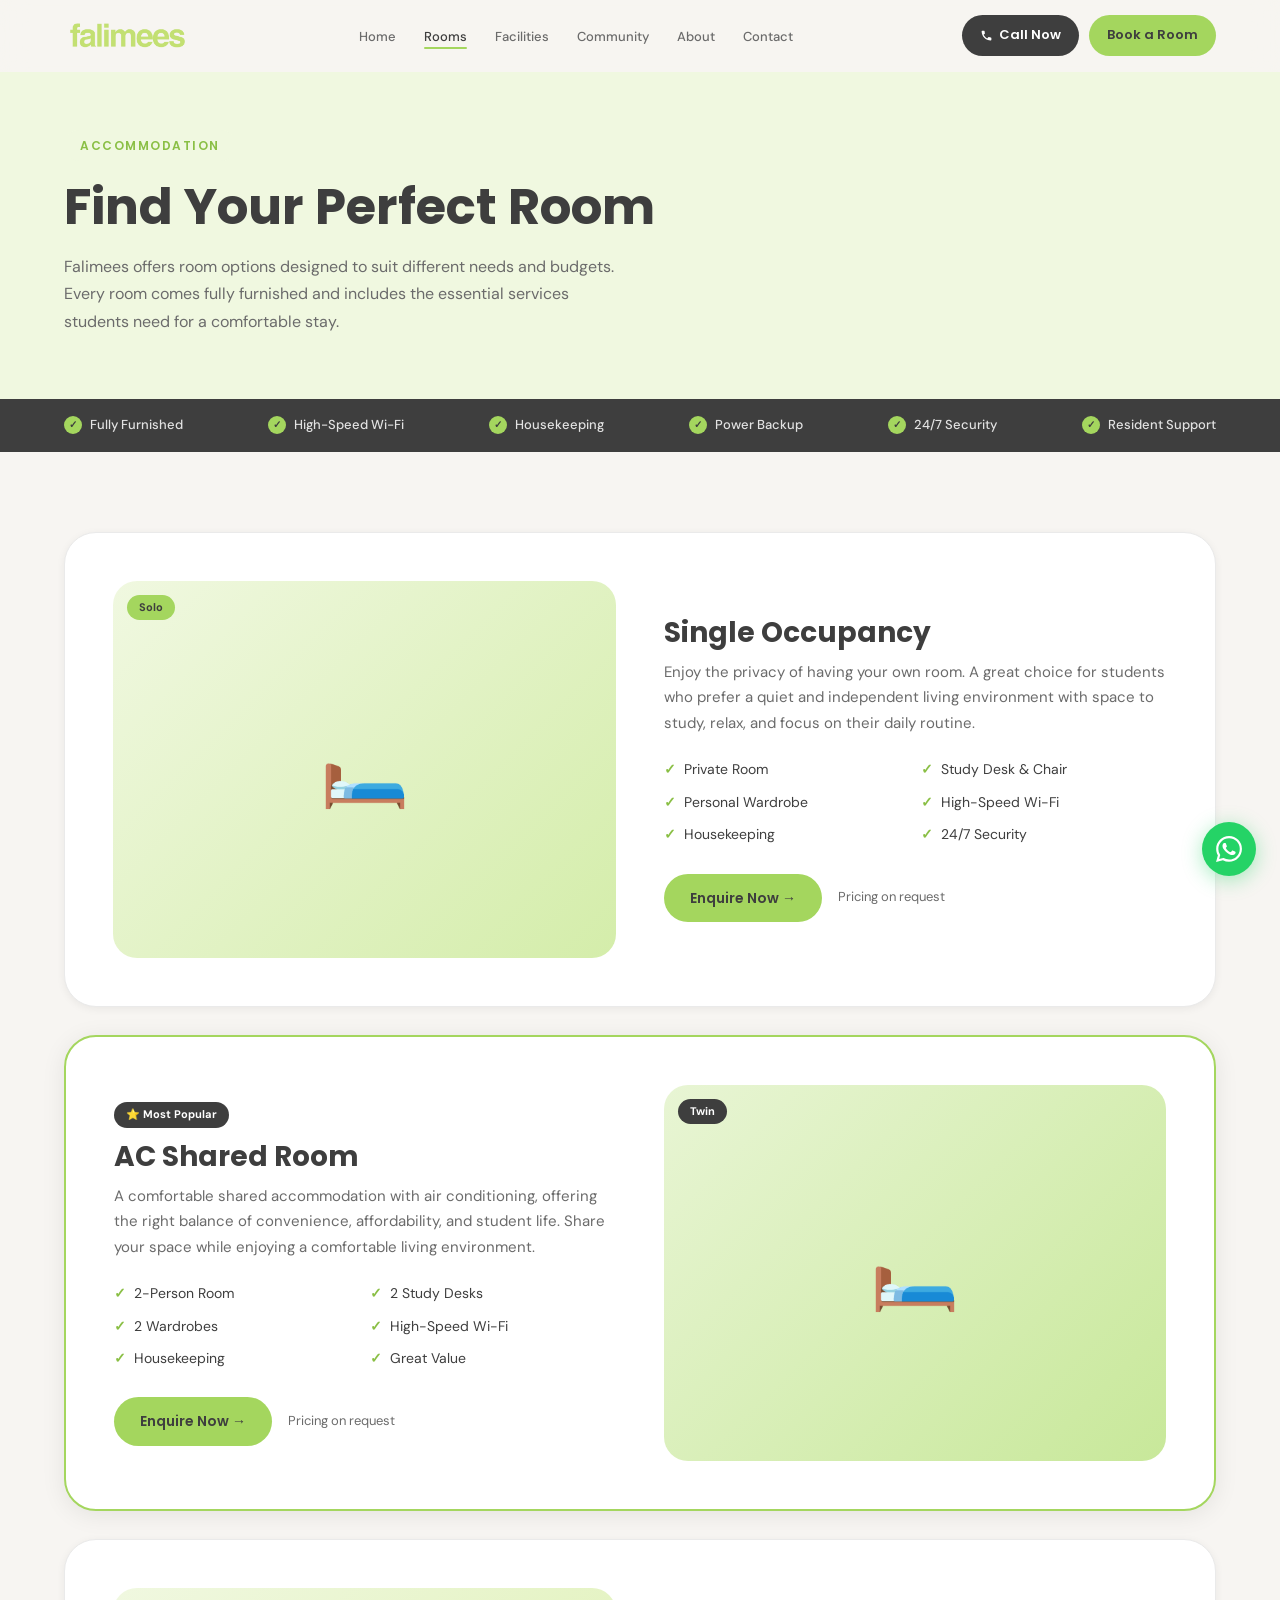
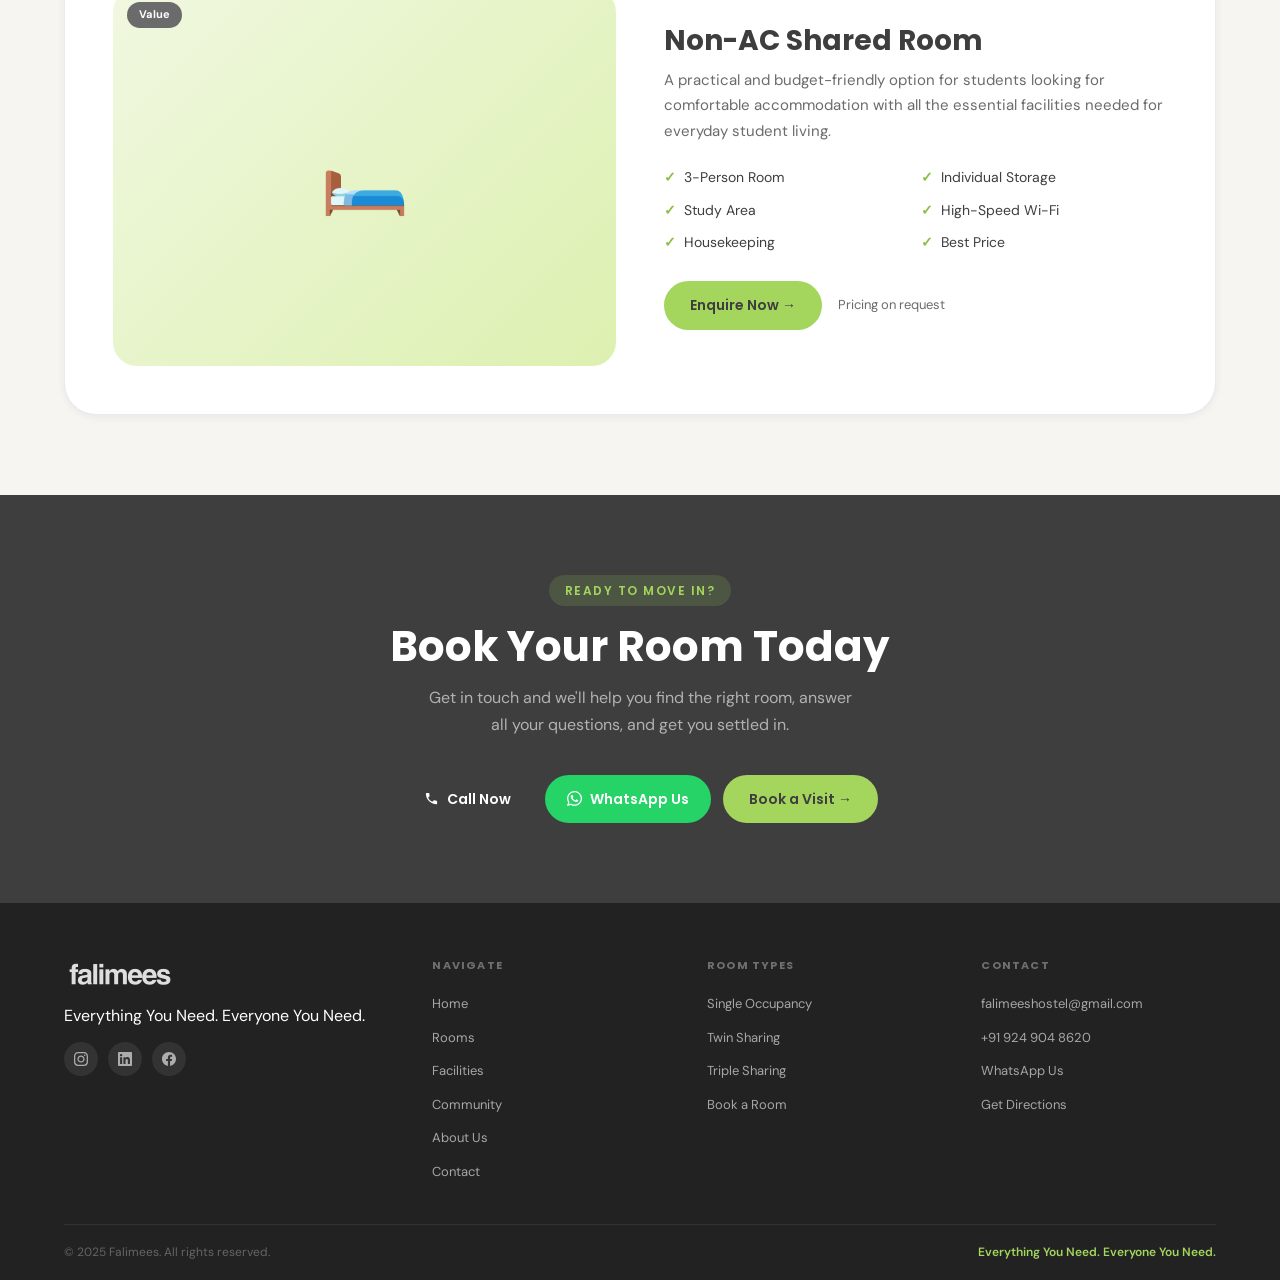
<file: rooms.html>
<!DOCTYPE html>
<html lang="en">
<head>
  <meta charset="UTF-8" />
  <meta name="viewport" content="width=device-width, initial-scale=1.0" />
  <meta name="description" content="Explore room types at Falimees — single, twin sharing, and triple sharing. Fully furnished with all services included. Student accommodation in Kochi, Kerala." />
  <title>Rooms | Falimees — Your Nearest Home</title>
  <link rel="icon" type="image/png" href="images/icon.png" />
  <link rel="preconnect" href="https://fonts.googleapis.com" />
  <link rel="preconnect" href="https://fonts.gstatic.com" crossorigin />
  <link href="https://fonts.googleapis.com/css2?family=Poppins:wght@300;400;500;600;700;800&family=DM+Sans:ital,wght@0,300;0,400;0,500;0,600;1,400&display=swap" rel="stylesheet" />
  <link rel="stylesheet" href="css/style.css" />
</head>
<body>
<nav class="navbar" id="navbar">
  <div class="container">
    <div class="nav-inner">
      <a href="index.html" class="nav-logo"><img src="images/logo.png" alt="Falimees" /></a>
      <ul class="nav-links">
        <li><a href="index.html">Home</a></li>
        <li><a href="rooms.html" class="active">Rooms</a></li>
        <li><a href="facilities.html">Facilities</a></li>
        <li><a href="community.html">Community</a></li>
        <li><a href="about.html">About</a></li>
        <li><a href="contact.html">Contact</a></li>
      </ul>
      <div class="nav-actions">
        <a href="tel:+919249048620" class="nav-call-btn"><svg width="13" height="13" viewBox="0 0 24 24" fill="currentColor"><path d="M6.62 10.79c1.44 2.83 3.76 5.14 6.59 6.59l2.2-2.2c.27-.27.67-.36 1.02-.24 1.12.37 2.33.57 3.57.57.55 0 1 .45 1 1V20c0 .55-.45 1-1 1-9.39 0-17-7.61-17-17 0-.55.45-1 1-1h3.5c.55 0 1 .45 1 1 0 1.25.2 2.45.57 3.57.11.35.03.74-.25 1.02l-2.2 2.2z"/></svg>Call Now</a>
        <a href="contact.html" class="nav-book-btn">Book a Room</a>
        <button class="hamburger" id="hamburger" aria-label="Open menu" aria-expanded="false"><span></span><span></span><span></span></button>
      </div>
    </div>
  </div>
</nav>
<div class="mobile-menu" id="mobileMenu">
  <a href="index.html">Home</a><a href="rooms.html">Rooms</a><a href="facilities.html">Facilities</a>
  <a href="community.html">Community</a><a href="about.html">About</a><a href="contact.html">Contact</a>
  <div class="mobile-menu-actions">
    <a href="tel:+919249048620" class="btn-call">📞 Call Now</a>
    <a href="contact.html" class="btn-primary">Book a Room</a>
  </div>
</div>

<!-- Header -->
<section class="page-header page-header-bg-green">
  <div class="container">
    <div class="section-tag">Accommodation</div>
    <h1 class="section-title" style="font-size:clamp(30px,5vw,50px);margin-bottom:16px;">Find Your Perfect Room</h1>
    <p class="section-sub">Falimees offers room options designed to suit different needs and budgets. Every room comes fully furnished and includes the essential services students need for a comfortable stay.</p>
  </div>
</section>

<!-- All Rooms Include -->
<div style="background:var(--text);padding:16px 0;">
  <div class="container">
    <div class="trust-inner">
      <div class="trust-item"><div class="trust-dot">✓</div>Fully Furnished</div>
      <div class="trust-item"><div class="trust-dot">✓</div>High-Speed Wi-Fi</div>
      <div class="trust-item"><div class="trust-dot">✓</div>Housekeeping</div>
      <div class="trust-item"><div class="trust-dot">✓</div>Power Backup</div>
      <div class="trust-item"><div class="trust-dot">✓</div>24/7 Security</div>
      <div class="trust-item"><div class="trust-dot">✓</div>Resident Support</div>
    </div>
  </div>
</div>

<!-- Room Cards -->
<section style="padding:80px 0;">
  <div class="container">
    <div style="display:flex;flex-direction:column;gap:28px;">

      <!-- Single -->
      <div class="rooms-detail-grid fade-up">
        <div class="room-detail-img">
          🛏️
          <div style="position:absolute;top:14px;left:14px;background:var(--brand-green);color:var(--text);font-size:11px;font-weight:700;padding:4px 12px;border-radius:50px;">Solo</div>
        </div>
        <div>
          <h2 style="font-size:clamp(22px,3vw,28px);margin-bottom:10px;">Single Occupancy</h2>
          <p style="color:var(--text-secondary);font-size:15px;line-height:1.7;margin-bottom:22px;">Enjoy the privacy of having your own room. A great choice for students who prefer a quiet and independent living environment with space to study, relax, and focus on their daily routine.</p>
          <div class="room-checklist">
            <span><b style="color:var(--brand-green-dark);">✓</b> Private Room</span>
            <span><b style="color:var(--brand-green-dark);">✓</b> Study Desk & Chair</span>
            <span><b style="color:var(--brand-green-dark);">✓</b> Personal Wardrobe</span>
            <span><b style="color:var(--brand-green-dark);">✓</b> High-Speed Wi-Fi</span>
            <span><b style="color:var(--brand-green-dark);">✓</b> Housekeeping</span>
            <span><b style="color:var(--brand-green-dark);">✓</b> 24/7 Security</span>
          </div>
          <div style="display:flex;align-items:center;gap:16px;flex-wrap:wrap;">
            <a href="contact.html" class="btn-primary">Enquire Now →</a>
            <span style="font-size:13px;color:var(--text-secondary);">Pricing on request</span>
          </div>
        </div>
      </div>

      <!-- Twin -->
      <div class="rooms-detail-grid featured fade-up">
        <div>
          <div style="display:inline-block;background:var(--text);color:white;font-size:11px;font-weight:700;padding:4px 12px;border-radius:50px;margin-bottom:12px;">⭐ Most Popular</div>
          <h2 style="font-size:clamp(22px,3vw,28px);margin-bottom:10px;">AC Shared Room</h2>
          <p style="color:var(--text-secondary);font-size:15px;line-height:1.7;margin-bottom:22px;">A comfortable shared accommodation with air conditioning, offering the right balance of convenience, affordability, and student life. Share your space while enjoying a comfortable living environment.</p>
          <div class="room-checklist">
            <span><b style="color:var(--brand-green-dark);">✓</b> 2-Person Room</span>
            <span><b style="color:var(--brand-green-dark);">✓</b> 2 Study Desks</span>
            <span><b style="color:var(--brand-green-dark);">✓</b> 2 Wardrobes</span>
            <span><b style="color:var(--brand-green-dark);">✓</b> High-Speed Wi-Fi</span>
            <span><b style="color:var(--brand-green-dark);">✓</b> Housekeeping</span>
            <span><b style="color:var(--brand-green-dark);">✓</b> Great Value</span>
          </div>
          <div style="display:flex;align-items:center;gap:16px;flex-wrap:wrap;">
            <a href="contact.html" class="btn-primary">Enquire Now →</a>
            <span style="font-size:13px;color:var(--text-secondary);">Pricing on request</span>
          </div>
        </div>
        <div class="room-detail-img green2">
          🛏️
          <div style="position:absolute;top:14px;left:14px;background:var(--text);color:white;font-size:11px;font-weight:700;padding:4px 12px;border-radius:50px;">Twin</div>
        </div>
      </div>

      <!-- Triple -->
      <div class="rooms-detail-grid fade-up">
        <div class="room-detail-img green3">
          🛏️
          <div style="position:absolute;top:14px;left:14px;background:#6B6B6B;color:white;font-size:11px;font-weight:700;padding:4px 12px;border-radius:50px;">Value</div>
        </div>
        <div>
          <h2 style="font-size:clamp(22px,3vw,28px);margin-bottom:10px;">Non-AC Shared Room</h2>
          <p style="color:var(--text-secondary);font-size:15px;line-height:1.7;margin-bottom:22px;">A practical and budget-friendly option for students looking for comfortable accommodation with all the essential facilities needed for everyday student living.</p>
          <div class="room-checklist">
            <span><b style="color:var(--brand-green-dark);">✓</b> 3-Person Room</span>
            <span><b style="color:var(--brand-green-dark);">✓</b> Individual Storage</span>
            <span><b style="color:var(--brand-green-dark);">✓</b> Study Area</span>
            <span><b style="color:var(--brand-green-dark);">✓</b> High-Speed Wi-Fi</span>
            <span><b style="color:var(--brand-green-dark);">✓</b> Housekeeping</span>
            <span><b style="color:var(--brand-green-dark);">✓</b> Best Price</span>
          </div>
          <div style="display:flex;align-items:center;gap:16px;flex-wrap:wrap;">
            <a href="contact.html" class="btn-primary">Enquire Now →</a>
            <span style="font-size:13px;color:var(--text-secondary);">Pricing on request</span>
          </div>
        </div>
      </div>

    </div>
  </div>
</section>

<!-- CTA -->
<section class="cta-section">
  <div class="container">
    <div class="cta-inner fade-up">
      <div class="section-tag">Ready to Move In?</div>
      <h2 class="section-title">Book Your Room Today</h2>
      <p>Get in touch and we'll help you find the right room, answer all your questions, and get you settled in.</p>
      <div class="cta-buttons">
        <a href="tel:+919249048620" class="btn-call"><svg width="15" height="15" viewBox="0 0 24 24" fill="currentColor"><path d="M6.62 10.79c1.44 2.83 3.76 5.14 6.59 6.59l2.2-2.2c.27-.27.67-.36 1.02-.24 1.12.37 2.33.57 3.57.57.55 0 1 .45 1 1V20c0 .55-.45 1-1 1-9.39 0-17-7.61-17-17 0-.55.45-1 1-1h3.5c.55 0 1 .45 1 1 0 1.25.2 2.45.57 3.57.11.35.03.74-.25 1.02l-2.2 2.2z"/></svg>Call Now</a>
        <a href="https://wa.me/919249048620" class="btn-whatsapp" target="_blank" rel="noopener"><svg viewBox="0 0 24 24" width="15" height="15" fill="currentColor"><path d="M17.472 14.382c-.297-.149-1.758-.867-2.03-.967-.273-.099-.471-.148-.67.15-.197.297-.767.966-.94 1.164-.173.199-.347.223-.644.075-.297-.15-1.255-.463-2.39-1.475-.883-.788-1.48-1.761-1.653-2.059-.173-.297-.018-.458.13-.606.134-.133.298-.347.446-.52.149-.174.198-.298.298-.497.099-.198.05-.371-.025-.52-.075-.149-.669-1.612-.916-2.207-.242-.579-.487-.5-.669-.51-.173-.008-.371-.01-.57-.01-.198 0-.52.074-.792.372-.272.297-1.04 1.016-1.04 2.479 0 1.462 1.065 2.875 1.213 3.074.149.198 2.096 3.2 5.077 4.487.709.306 1.262.489 1.694.625.712.227 1.36.195 1.871.118.571-.085 1.758-.719 2.006-1.413.248-.694.248-1.289.173-1.413-.074-.124-.272-.198-.57-.347m-5.421 7.403h-.004a9.87 9.87 0 01-5.031-1.378l-.361-.214-3.741.982.998-3.648-.235-.374a9.86 9.86 0 01-1.51-5.26c.001-5.45 4.436-9.884 9.888-9.884 2.64 0 5.122 1.03 6.988 2.898a9.825 9.825 0 012.893 6.994c-.003 5.45-4.437 9.884-9.885 9.884m8.413-18.297A11.815 11.815 0 0012.05 0C5.495 0 .16 5.335.157 11.892c0 2.096.547 4.142 1.588 5.945L.057 24l6.305-1.654a11.882 11.882 0 005.683 1.448h.005c6.554 0 11.89-5.335 11.893-11.893a11.821 11.821 0 00-3.48-8.413Z"/></svg>WhatsApp Us</a>
        <a href="contact.html" class="btn-primary">Book a Visit →</a>
      </div>
    </div>
  </div>
</section>

<footer class="footer"><div class="container"><div class="footer-grid"><div><img src="images/logo.png" alt="Falimees" class="footer-brand-img" /><p class="footer-brand">Everything You Need. Everyone You Need.</p><div class="social-links" style="margin-top:14px;"><a href="https://www.instagram.com/falimees/" class="social-link" target="_blank" rel="noopener" aria-label="Instagram"><svg viewBox="0 0 24 24" width="14" height="14" fill="currentColor"><path d="M12 2.163c3.204 0 3.584.012 4.85.07 3.252.148 4.771 1.691 4.919 4.919.058 1.265.069 1.645.069 4.849 0 3.205-.012 3.584-.069 4.849-.149 3.225-1.664 4.771-4.919 4.919-1.266.058-1.644.07-4.85.07-3.204 0-3.584-.012-4.849-.07-3.26-.149-4.771-1.699-4.919-4.92-.058-1.265-.07-1.644-.07-4.849 0-3.204.013-3.583.07-4.849.149-3.227 1.664-4.771 4.919-4.919 1.266-.057 1.645-.069 4.849-.069zm0-2.163c-3.259 0-3.667.014-4.947.072-4.358.2-6.78 2.618-6.98 6.98-.059 1.281-.073 1.689-.073 4.948 0 3.259.014 3.668.072 4.948.2 4.358 2.618 6.78 6.98 6.98 1.281.058 1.689.072 4.948.072 3.259 0 3.668-.014 4.948-.072 4.354-.2 6.782-2.618 6.979-6.98.059-1.28.073-1.689.073-4.948 0-3.259-.014-3.667-.072-4.947-.196-4.354-2.617-6.78-6.979-6.98-1.281-.059-1.69-.073-4.949-.073zm0 5.838c-3.403 0-6.162 2.759-6.162 6.162s2.759 6.163 6.162 6.163 6.162-2.759 6.162-6.163c0-3.403-2.759-6.162-6.162-6.162zm0 10.162c-2.209 0-4-1.79-4-4 0-2.209 1.791-4 4-4s4 1.791 4 4c0 2.21-1.791 4-4 4zm6.406-11.845c-.796 0-1.441.645-1.441 1.44s.645 1.44 1.441 1.44c.795 0 1.439-.645 1.439-1.44s-.644-1.44-1.439-1.44z"/></svg></a><a href="https://www.linkedin.com/company/falimees/" class="social-link" target="_blank" rel="noopener" aria-label="LinkedIn"><svg viewBox="0 0 24 24" width="14" height="14" fill="currentColor"><path d="M20.447 20.452h-3.554v-5.569c0-1.328-.027-3.037-1.852-3.037-1.853 0-2.136 1.445-2.136 2.939v5.667H9.351V9h3.414v1.561h.046c.477-.9 1.637-1.85 3.37-1.85 3.601 0 4.267 2.37 4.267 5.455v6.286zM5.337 7.433c-1.144 0-2.063-.926-2.063-2.065 0-1.138.92-2.063 2.063-2.063 1.14 0 2.064.925 2.064 2.063 0 1.139-.925 2.065-2.064 2.065zm1.782 13.019H3.555V9h3.564v11.452zM22.225 0H1.771C.792 0 0 .774 0 1.729v20.542C0 23.227.792 24 1.771 24h20.451C23.2 24 24 23.227 24 22.271V1.729C24 .774 23.2 0 22.222 0h.003z"/></svg></a><a href="https://www.facebook.com/share/1MpvX8Ycaa/" class="social-link" target="_blank" rel="noopener" aria-label="Facebook"><svg viewBox="0 0 24 24" width="14" height="14" fill="currentColor"><path d="M24 12.073c0-6.627-5.373-12-12-12s-12 5.373-12 12c0 5.99 4.388 10.954 10.125 11.854v-8.385H7.078v-3.47h3.047V9.43c0-3.007 1.792-4.669 4.533-4.669 1.312 0 2.686.235 2.686.235v2.953H15.83c-1.491 0-1.956.925-1.956 1.874v2.25h3.328l-.532 3.47h-2.796v8.385C19.612 23.027 24 18.062 24 12.073z"/></svg></a></div></div><div class="footer-col"><h4>Navigate</h4><ul><li><a href="index.html">Home</a></li><li><a href="rooms.html">Rooms</a></li><li><a href="facilities.html">Facilities</a></li><li><a href="community.html">Community</a></li><li><a href="about.html">About Us</a></li><li><a href="contact.html">Contact</a></li></ul></div><div class="footer-col"><h4>Room Types</h4><ul><li><a href="rooms.html">Single Occupancy</a></li><li><a href="rooms.html">Twin Sharing</a></li><li><a href="rooms.html">Triple Sharing</a></li><li><a href="contact.html">Book a Room</a></li></ul></div><div class="footer-col"><h4>Contact</h4><ul><li><a href="mailto:falimeeshostel@gmail.com">falimeeshostel@gmail.com</a></li><li><a href="tel:+919249048620">+91 924 904 8620</a></li><li><a href="https://wa.me/919249048620" target="_blank" rel="noopener">WhatsApp Us</a></li><li><a href="contact.html">Get Directions</a></li></ul></div></div><div class="footer-bottom"><p>© 2025 Falimees. All rights reserved.</p><div class="footer-tagline">Everything You Need. Everyone You Need.</div></div></div></footer>
<a href="https://wa.me/919249048620" class="whatsapp-float" target="_blank" rel="noopener" aria-label="Chat on WhatsApp"><svg viewBox="0 0 24 24" xmlns="http://www.w3.org/2000/svg"><path d="M17.472 14.382c-.297-.149-1.758-.867-2.03-.967-.273-.099-.471-.148-.67.15-.197.297-.767.966-.94 1.164-.173.199-.347.223-.644.075-.297-.15-1.255-.463-2.39-1.475-.883-.788-1.48-1.761-1.653-2.059-.173-.297-.018-.458.13-.606.134-.133.298-.347.446-.52.149-.174.198-.298.298-.497.099-.198.05-.371-.025-.52-.075-.149-.669-1.612-.916-2.207-.242-.579-.487-.5-.669-.51-.173-.008-.371-.01-.57-.01-.198 0-.52.074-.792.372-.272.297-1.04 1.016-1.04 2.479 0 1.462 1.065 2.875 1.213 3.074.149.198 2.096 3.2 5.077 4.487.709.306 1.262.489 1.694.625.712.227 1.36.195 1.871.118.571-.085 1.758-.719 2.006-1.413.248-.694.248-1.289.173-1.413-.074-.124-.272-.198-.57-.347m-5.421 7.403h-.004a9.87 9.87 0 01-5.031-1.378l-.361-.214-3.741.982.998-3.648-.235-.374a9.86 9.86 0 01-1.51-5.26c.001-5.45 4.436-9.884 9.888-9.884 2.64 0 5.122 1.03 6.988 2.898a9.825 9.825 0 012.893 6.994c-.003 5.45-4.437 9.884-9.885 9.884m8.413-18.297A11.815 11.815 0 0012.05 0C5.495 0 .16 5.335.157 11.892c0 2.096.547 4.142 1.588 5.945L.057 24l6.305-1.654a11.882 11.882 0 005.683 1.448h.005c6.554 0 11.89-5.335 11.893-11.893a11.821 11.821 0 00-3.48-8.413Z"/></svg></a>
<script src="js/main.js"></script>
</body>
</html>
</file>
<file: css/style.css>
/* ===== FALIMEES DESIGN SYSTEM v2 ===== */
@import url('https://fonts.googleapis.com/css2?family=Poppins:wght@300;400;500;600;700;800&family=DM+Sans:ital,wght@0,300;0,400;0,500;0,600;1,400&display=swap');

:root {
  --brand-green: #A4D65E;
  --brand-green-dark: #8abf45;
  --brand-green-light: #d4edaa;
  --brand-green-pale: #f0f8e0;
  --bg: #F7F5F2;
  --white: #FFFFFF;
  --text: #3E3E3E;
  --text-secondary: #6B6B6B;
  --border: #EAEAEA;
  --card-bg: #FFFFFF;
  --dark: #2A2A2A;
  --radius-sm: 8px;
  --radius-md: 16px;
  --radius-lg: 24px;
  --radius-xl: 32px;
  --shadow-sm: 0 2px 8px rgba(0,0,0,0.06);
  --shadow-md: 0 4px 24px rgba(0,0,0,0.08);
  --shadow-lg: 0 8px 40px rgba(0,0,0,0.12);
  --transition: all 0.3s cubic-bezier(0.4,0,0.2,1);
  --nav-height: 72px;
}

*,*::before,*::after{box-sizing:border-box;margin:0;padding:0;}
html{scroll-behavior:smooth;font-size:16px;}
body{font-family:'DM Sans',sans-serif;background:var(--bg);color:var(--text);line-height:1.6;overflow-x:hidden;}
h1,h2,h3,h4,h5{font-family:'Poppins',sans-serif;font-weight:700;line-height:1.2;}
img{max-width:100%;height:auto;display:block;}
a{text-decoration:none;color:inherit;}

/* ── UTILITIES ── */
.container{width:100%;max-width:1200px;margin:0 auto;padding:0 24px;}
.section-tag{display:inline-block;background:var(--brand-green-pale);color:var(--brand-green-dark);font-family:'Poppins',sans-serif;font-size:12px;font-weight:600;letter-spacing:1.5px;text-transform:uppercase;padding:6px 16px;border-radius:50px;margin-bottom:16px;}
.section-title{font-size:clamp(26px,4vw,42px);color:var(--text);margin-bottom:12px;}
.section-sub{font-size:16px;color:var(--text-secondary);max-width:560px;line-height:1.7;}
.text-center{text-align:center;}
.text-center .section-sub{margin-left:auto;margin-right:auto;}

/* ── BUTTONS ── */
.btn-primary{display:inline-flex;align-items:center;gap:8px;background:var(--brand-green);color:var(--text);font-family:'Poppins',sans-serif;font-weight:600;font-size:14px;padding:13px 26px;border-radius:50px;border:none;cursor:pointer;transition:var(--transition);text-decoration:none;white-space:nowrap;}
.btn-primary:hover{background:var(--brand-green-dark);transform:translateY(-2px);box-shadow:0 8px 24px rgba(164,214,94,0.4);}
.btn-secondary{display:inline-flex;align-items:center;gap:8px;background:transparent;color:var(--text);font-family:'Poppins',sans-serif;font-weight:600;font-size:14px;padding:13px 26px;border-radius:50px;border:2px solid var(--border);cursor:pointer;transition:var(--transition);text-decoration:none;white-space:nowrap;}
.btn-secondary:hover{border-color:var(--brand-green);background:var(--brand-green-pale);}
.btn-call{display:inline-flex;align-items:center;gap:8px;background:var(--text);color:white;font-family:'Poppins',sans-serif;font-weight:600;font-size:14px;padding:13px 22px;border-radius:50px;border:none;cursor:pointer;transition:var(--transition);text-decoration:none;white-space:nowrap;}
.btn-call:hover{background:#222;transform:translateY(-2px);}
.btn-whatsapp{display:inline-flex;align-items:center;gap:8px;background:#25D366;color:white;font-family:'Poppins',sans-serif;font-weight:600;font-size:14px;padding:13px 22px;border-radius:50px;border:none;cursor:pointer;transition:var(--transition);text-decoration:none;white-space:nowrap;}
.btn-whatsapp:hover{background:#1da851;transform:translateY(-2px);}

/* ── NAVIGATION ── */
.navbar{position:fixed;top:0;left:0;right:0;z-index:1000;height:var(--nav-height);background:rgba(247,245,242,0.94);backdrop-filter:blur(14px);-webkit-backdrop-filter:blur(14px);border-bottom:1px solid transparent;transition:var(--transition);display: flex !important;align-items: center !important;}
.navbar.scrolled{border-bottom-color:var(--border);box-shadow:var(--shadow-sm);}
.nav-inner{display:flex;align-items:center;justify-content:space-between;height:100%;gap:16px;}
.nav-logo img{height:34px;width:auto;}
.nav-links{display:flex;align-items:center;gap:28px;list-style:none;}
.nav-links a{font-size:13px;font-weight:500;color:var(--text-secondary);transition:var(--transition);position:relative;}
.nav-links a:hover,.nav-links a.active{color:var(--text);}
.nav-links a::after{content:'';position:absolute;bottom:-4px;left:0;width:0;height:2px;background:var(--brand-green);border-radius:2px;transition:var(--transition);}
.nav-links a:hover::after,.nav-links a.active::after{width:100%;}
.nav-actions{display:flex;align-items:center;gap:10px;}
.nav-call-btn{display:inline-flex;align-items:center;gap:6px;background:var(--text);color:white;font-family:'Poppins',sans-serif;font-weight:600;font-size:13px;padding:10px 18px;border-radius:50px;transition:var(--transition);}
.nav-call-btn:hover{background:#111;transform:translateY(-1px);}
.nav-book-btn{display:inline-flex;align-items:center;gap:6px;background:var(--brand-green);color:var(--text);font-family:'Poppins',sans-serif;font-weight:600;font-size:13px;padding:10px 18px;border-radius:50px;transition:var(--transition);}
.nav-book-btn:hover{background:var(--brand-green-dark);transform:translateY(-1px);}
.hamburger{display:none;flex-direction:column;gap:5px;cursor:pointer;padding:4px;border:none;background:none;}
.hamburger span{display:block;width:22px;height:2px;background:var(--text);border-radius:2px;transition:var(--transition);}
.mobile-menu{display:none;position:fixed;top:var(--nav-height);left:0;right:0;background:var(--white);padding:20px 24px;border-bottom:1px solid var(--border);box-shadow:var(--shadow-md);z-index:999;flex-direction:column;gap:4px;}
.mobile-menu.open{display:flex;}
.mobile-menu a{font-size:15px;font-weight:500;color:var(--text);padding:12px 0;border-bottom:1px solid var(--border);}
.mobile-menu a:last-child{border-bottom:none;}
.mobile-menu-actions{display:flex;gap:10px;margin-top:12px;padding-top:4px;}
.mobile-menu-actions a{flex:1;justify-content:center;}

/* ── HERO ── */
.hero{min-height:100vh;display:flex;align-items:center;padding-top:var(--nav-height);position:relative;overflow:hidden;}
.hero-bg-circle{position:absolute;top:-150px;right:-150px;width:550px;height:550px;background:radial-gradient(circle,rgba(164,214,94,0.18) 0%,transparent 70%);border-radius:50%;pointer-events:none;}
.hero-bg-circle2{position:absolute;bottom:-200px;left:-100px;width:400px;height:400px;background:radial-gradient(circle,rgba(164,214,94,0.08) 0%,transparent 70%);border-radius:50%;pointer-events:none;}
.hero-inner{display:grid;grid-template-columns:1fr 1fr;gap:64px;align-items:center;padding:80px 0 60px;}
.hero-badge{display:inline-flex;align-items:center;gap:8px;background:var(--brand-green-pale);color:var(--brand-green-dark);font-size:12px;font-weight:600;padding:7px 14px;border-radius:50px;margin-bottom:20px;border:1px solid var(--brand-green-light);}
.hero-title{font-size:clamp(34px,4.5vw,58px);color:var(--text);margin-bottom:18px;line-height:1.13;}
.hero-title em{font-style:normal;color:var(--brand-green-dark);}
.hero-sub{font-size:16px;color:var(--text-secondary);line-height:1.75;margin-bottom:32px;max-width:480px;}
.hero-actions{display:flex;gap:12px;flex-wrap:wrap;margin-bottom:36px;}
.hero-stats{display:flex;gap:28px;padding-top:28px;border-top:1px solid var(--border);flex-wrap:wrap;}
.hero-stat-num{font-family:'Poppins',sans-serif;font-size:24px;font-weight:700;color:var(--text);}
.hero-stat-label{font-size:12px;color:var(--text-secondary);}

/* Hero illustration */
.hero-visual{position:relative;display:flex;align-items:center;justify-content:center;}
.hero-illustration{width:100%;max-width:520px;position:relative;}
.hero-illustration svg{width:100%;height:auto;filter:drop-shadow(0 20px 60px rgba(164,214,94,0.25));}
.hero-float-card{position:absolute;background:white;border-radius:var(--radius-md);padding:10px 14px;box-shadow:var(--shadow-md);display:flex;align-items:center;gap:8px;font-size:12px;font-weight:600;white-space:nowrap;animation:float 3s ease-in-out infinite;}
.hero-float-card:nth-child(2){bottom:16px;left:-16px;animation-delay:0s;}
.hero-float-card:nth-child(3){top:24px;right:-16px;animation-delay:1.2s;}
.hero-float-icon{width:28px;height:28px;border-radius:8px;display:flex;align-items:center;justify-content:center;font-size:14px;flex-shrink:0;}
@keyframes float{0%,100%{transform:translateY(0);}50%{transform:translateY(-8px);}}

/* ── TRUST BAR ── */
.trust-bar{background:var(--text);padding:16px 0;}
.trust-inner{display:flex;align-items:center;justify-content:space-between;gap:12px;flex-wrap:wrap;}
.trust-item{display:flex;align-items:center;gap:8px;color:rgba(255,255,255,0.85);font-size:13px;font-weight:500;white-space:nowrap;}
.trust-dot{width:18px;height:18px;background:var(--brand-green);border-radius:50%;display:flex;align-items:center;justify-content:center;font-size:10px;font-weight:800;color:var(--text);flex-shrink:0;}

/* ── ROOMS PREVIEW ── */
.rooms-section{padding:88px 0;}
.section-header{margin-bottom:48px;}
.section-header-row{display:flex;align-items:flex-end;justify-content:space-between;gap:24px;flex-wrap:wrap;margin-bottom:48px;}
.rooms-grid{display:grid;grid-template-columns:repeat(3,1fr);gap:20px;}
.room-card{background:var(--white);border-radius:var(--radius-lg);overflow:hidden;border:1px solid var(--border);transition:var(--transition);cursor:pointer;}
.room-card:hover{transform:translateY(-5px);box-shadow:var(--shadow-lg);}
.room-img-wrap{aspect-ratio:4/3;background:linear-gradient(135deg,var(--brand-green-pale),var(--brand-green-light));display:flex;align-items:center;justify-content:center;font-size:52px;position:relative;}
.room-img-wrap img{width:100%;height:100%;object-fit:cover;}
.room-badge{position:absolute;top:12px;left:12px;font-size:11px;font-weight:700;padding:4px 10px;border-radius:50px;}
.room-body{padding:20px;}
.room-body h3{font-size:17px;margin-bottom:6px;}
.room-body p{font-size:13px;color:var(--text-secondary);margin-bottom:14px;line-height:1.55;}
.room-tags{display:flex;flex-wrap:wrap;gap:5px;margin-bottom:16px;}
.room-tag{background:var(--bg);color:var(--text-secondary);font-size:11px;padding:3px 9px;border-radius:50px;border:1px solid var(--border);}
.room-footer{display:flex;align-items:center;justify-content:space-between;padding-top:14px;border-top:1px solid var(--border);}
.room-price-label{font-size:11px;color:var(--text-secondary);}
.room-price-val{font-family:'Poppins',sans-serif;font-size:15px;font-weight:700;color:var(--text);}

/* ── LIFE AT FALIMEES (Interactive) ── */
.life-section{padding:88px 0;background:var(--text);}
.life-section .section-tag{background:rgba(164,214,94,0.15);color:var(--brand-green);}
.life-section .section-title{color:white;}
.life-section .section-sub{color:rgba(255,255,255,0.6);}
.life-tabs{gap:8px;margin-top:30px;margin-bottom: 30px; flex-wrap:wrap;display: flex !important;align-items: center !important;}
.life-tab{padding:10px 22px;border-radius:50px;border:2px solid rgba(255,255,255,0.15);background:transparent;color:rgba(255,255,255,0.6);font-family:'Poppins',sans-serif;font-size:13px;font-weight:600;cursor:pointer;transition:var(--transition);}
.life-tab:hover{border-color:rgba(164,214,94,0.5);color:var(--brand-green);}
.life-tab.active{background:var(--brand-green);border-color:var(--brand-green);color:var(--text);}
.life-content{display:grid;grid-template-columns:1fr 1fr;gap:48px;align-items:start;margin-top:40px;}
.life-panel{display:none;}
.life-panel.active{display:grid;grid-template-columns:1fr 1fr;gap:48px;align-items:start;}
.life-illustration{border-radius:var(--radius-xl);background:rgba(255,255,255,0.04);border:1px solid rgba(255,255,255,0.08);padding:32px;display:flex;align-items:center;justify-content:center;aspect-ratio:1/1;max-height:340px;}
.life-illustration svg{width:100%;max-width:260px;height:auto;}
.life-text{padding-top:8px;}
.life-text h3{font-size:22px;color:white;margin-bottom:10px;}
.life-text p{font-size:14px;color:rgba(255,255,255,0.6);line-height:1.7;margin-bottom:22px;}
.life-features{display:flex;flex-direction:column;gap:12px;}
.life-feat{display:flex;align-items:center;gap:12px;}
.life-feat-icon{width:34px;height:34px;background:rgba(164,214,94,0.15);border-radius:9px;display:flex;align-items:center;justify-content:center;font-size:15px;flex-shrink:0;}
.life-feat span{font-size:13px;color:rgba(255,255,255,0.8);font-weight:500;}

/* ── TESTIMONIALS ── */
.testi-section{padding:88px 0;}
.testi-grid{display:grid;grid-template-columns:repeat(3,1fr);gap:20px;}
.testi-card{background:var(--white);border-radius:var(--radius-lg);padding:26px;border:1px solid var(--border);position:relative;transition:var(--transition);}
.testi-card:hover{box-shadow:var(--shadow-md);transform:translateY(-3px);}
.testi-card::before{content:'"';position:absolute;top:10px;right:18px;font-size:60px;color:var(--brand-green-light);font-family:'Poppins',sans-serif;line-height:1;}
.testi-stars{color:#F4B942;font-size:13px;margin-bottom:10px;}
.testi-card p{font-size:14px;color:var(--text-secondary);line-height:1.7;margin-bottom:18px;}
.testi-author{display:flex;align-items:center;gap:10px;}
.testi-avatar{width:40px;height:40px;border-radius:50%;background:var(--brand-green-pale);display:flex;align-items:center;justify-content:center;font-size:16px;overflow:hidden;flex-shrink:0;}
.testi-avatar img{width:100%;height:100%;object-fit:cover;}
.testi-name{font-weight:600;font-size:13px;}
.testi-role{font-size:11px;color:var(--text-secondary);}
.testi-type-badge{display:inline-block;background:var(--brand-green-pale);color:var(--brand-green-dark);font-size:10px;font-weight:700;text-transform:uppercase;letter-spacing:0.5px;padding:2px 8px;border-radius:50px;margin-top:2px;}

/* ── WHY FALIMEES ── */
.why-section{padding:88px 0;background:var(--brand-green-pale);}
.why-grid{display:grid;grid-template-columns:repeat(3,1fr);gap:20px;margin-top:48px;}
.why-card{background:var(--white);border-radius:var(--radius-lg);padding:32px 24px;border:1px solid var(--border);transition:var(--transition);position:relative;overflow:hidden;}
.why-card::after{content:'';position:absolute;bottom:0;left:0;right:0;height:3px;background:var(--brand-green);transform:scaleX(0);transition:var(--transition);}
.why-card:hover{transform:translateY(-5px);box-shadow:var(--shadow-md);}
.why-card:hover::after{transform:scaleX(1);}
.why-icon{width:52px;height:52px;background:var(--brand-green-pale);border-radius:var(--radius-md);display:flex;align-items:center;justify-content:center;font-size:22px;margin-bottom:18px;transition:var(--transition);}
.why-card:hover .why-icon{background:var(--brand-green);}
.why-card h3{font-size:18px;margin-bottom:8px;}
.why-card p{font-size:14px;color:var(--text-secondary);line-height:1.65;}

/* ── FAQ ── */
.faq-section{padding:88px 0;}
.faq-grid{display:grid;grid-template-columns:1fr 2fr;gap:80px;align-items:start;}
.faq-items{display:flex;flex-direction:column;}
.faq-item{border-bottom:1px solid var(--border);}
.faq-q{width:100%;background:none;border:none;text-align:left;padding:18px 0;font-family:'Poppins',sans-serif;font-size:14px;font-weight:600;color:var(--text);cursor:pointer;display:flex;align-items:center;justify-content:space-between;gap:16px;transition:var(--transition);}
.faq-q:hover{color:var(--brand-green-dark);}
.faq-toggle{width:22px;height:22px;background:var(--brand-green-pale);border-radius:50%;display:flex;align-items:center;justify-content:center;font-size:14px;flex-shrink:0;transition:var(--transition);color:var(--brand-green-dark);}
.faq-item.open .faq-toggle{background:var(--brand-green);transform:rotate(45deg);}
.faq-a{font-size:14px;color:var(--text-secondary);line-height:1.75;padding-bottom:18px;display:none;}
.faq-item.open .faq-a{display:block;}

/* ── FINAL CTA ── */
.cta-section{padding:80px 0;background:var(--text);}
.cta-inner{text-align:center;}
.cta-section .section-tag{background:rgba(164,214,94,0.15);color:var(--brand-green);}
.cta-section .section-title{color:white;margin-bottom:12px;}
.cta-section p{color:rgba(255,255,255,0.6);font-size:16px;max-width:440px;margin:0 auto 36px;line-height:1.7;}
.cta-buttons{display:flex;gap:12px;justify-content:center;flex-wrap:wrap;}

/* ── FOOTER ── */
.footer{background:#222;color:white;padding:56px 0 0;}
.footer-grid{display:grid;grid-template-columns:1.4fr 1fr 1fr 1fr;gap:40px;margin-bottom:40px;}
.footer-brand-img{height:30px;width:auto;margin-bottom:14px;filter:brightness(0) invert(1);opacity:0.85;}
.footer-brand p{font-size:13px;color:rgba(255,255,255,0.5);line-height:1.7;margin-bottom:18px;}
.social-links{display:flex;gap:10px;}
.social-link{width:34px;height:34px;background:rgba(255,255,255,0.08);border-radius:50%;display:flex;align-items:center;justify-content:center;font-size:13px;transition:var(--transition);color:rgba(255,255,255,0.6);}
.social-link:hover{background:var(--brand-green);color:var(--text);}
.footer-col h4{font-size:11px;font-weight:700;letter-spacing:1.2px;text-transform:uppercase;color:rgba(255,255,255,0.35);margin-bottom:18px;}
.footer-col ul{list-style:none;display:flex;flex-direction:column;gap:8px;}
.footer-col ul li a{font-size:13px;color:rgba(255,255,255,0.6);transition:var(--transition);}
.footer-col ul li a:hover{color:var(--brand-green);}
.footer-bottom{border-top:1px solid rgba(255,255,255,0.08);padding:18px 0;display:flex;align-items:center;justify-content:space-between;flex-wrap:wrap;gap:10px;}
.footer-bottom p{font-size:12px;color:rgba(255,255,255,0.3);}
.footer-tagline{font-size:12px;color:var(--brand-green);font-weight:600;}

/* ── WHATSAPP FLOAT ── */
.whatsapp-float{position:fixed;bottom:24px;right:24px;width:54px;height:54px;background:#25D366;border-radius:50%;display:flex;align-items:center;justify-content:center;box-shadow:0 4px 20px rgba(37,211,102,0.4);z-index:998;transition:var(--transition);animation:wa-pulse 2.5s ease-in-out infinite;}
.whatsapp-float:hover{transform:scale(1.1);box-shadow:0 8px 32px rgba(37,211,102,0.5);}
.whatsapp-float svg{width:26px;height:26px;fill:white;}
@keyframes wa-pulse{0%,100%{box-shadow:0 4px 20px rgba(37,211,102,0.4);}50%{box-shadow:0 4px 32px rgba(37,211,102,0.65);}}

/* ── FADE ANIMATIONS ── */
.fade-up{opacity:0;transform:translateY(28px);transition:opacity 0.6s ease,transform 0.6s ease;}
.fade-up.visible{opacity:1;transform:translateY(0);}

/* ── PAGE HEADER ── */
.page-header{padding:130px 0 64px;position:relative;overflow:hidden;}
.page-header-bg-green{background:var(--brand-green-pale);}
.page-header-bg-dark{background:var(--text);}
.page-header-bg-dark .section-tag{background:rgba(164,214,94,0.15);color:var(--brand-green);}
.page-header-bg-dark .section-title{color:white;}
.page-header-bg-dark p{color:rgba(255,255,255,0.65);}

/* ── RESPONSIVE GRID CLASSES ── */
.grid-2col{display:grid;grid-template-columns:1fr 1fr;gap:64px;align-items:center;}
.grid-3col{display:grid;grid-template-columns:repeat(3,1fr);gap:20px;}
.grid-4col{display:grid;grid-template-columns:repeat(4,1fr);gap:20px;}
.stat-grid{display:grid;grid-template-columns:1fr 1fr;gap:14px;}
.stat-grid .span2{grid-column:span 2;}

/* ── ROOMS DETAIL (rooms page) ── */
.rooms-detail-grid{display:grid;grid-template-columns:1fr 1fr;gap:48px;align-items:center;background:var(--white);border-radius:var(--radius-xl);padding:48px;border:1px solid var(--border);box-shadow:var(--shadow-sm);}
.rooms-detail-grid.featured{border:2px solid var(--brand-green);box-shadow:var(--shadow-md);}
.room-detail-img{border-radius:var(--radius-lg);aspect-ratio:4/3;display:flex;align-items:center;justify-content:center;font-size:72px;position:relative;background:linear-gradient(135deg,var(--brand-green-pale),var(--brand-green-light));}
.room-detail-img.green2{background:linear-gradient(135deg,#e8f5d4,#c8e89a);}
.room-detail-img.green3{background:linear-gradient(135deg,#f0f8e0,#ddf0b0);}
.room-checklist{display:grid;grid-template-columns:1fr 1fr;gap:10px;margin-bottom:28px;}
.room-checklist span{display:flex;align-items:center;gap:8px;font-size:14px;}

/* ── ABOUT ── */
.team-grid{display:grid;grid-template-columns:repeat(3,1fr);gap:24px;}
.team-card{background:var(--white);border-radius:var(--radius-lg);padding:28px 24px;border:1px solid var(--border);text-align:center;transition:var(--transition);}
.team-card:hover{transform:translateY(-4px);box-shadow:var(--shadow-md);}
.team-photo{width:88px;height:88px;border-radius:50%;margin:0 auto 16px;background:var(--brand-green-pale);display:flex;align-items:center;justify-content:center;font-size:36px;overflow:hidden;border:3px solid var(--brand-green-light);}
.team-photo img{width:100%;height:100%;object-fit:cover;}
.team-name{font-size:17px;font-family:'Poppins',sans-serif;font-weight:700;margin-bottom:4px;}
.team-role{font-size:12px;color:var(--brand-green-dark);font-weight:600;text-transform:uppercase;letter-spacing:0.5px;margin-bottom:10px;}
.team-bio{font-size:13px;color:var(--text-secondary);line-height:1.65;}
.team-linkedin{display:inline-flex;align-items:center;gap:6px;margin-top:12px;font-size:12px;font-weight:600;color:var(--brand-green-dark);transition:var(--transition);}
.team-linkedin:hover{color:var(--text);}

/* ── CONTACT ── */
.contact-grid{display:grid;grid-template-columns:1fr 1.5fr;gap:64px;}
.contact-info{display:flex;flex-direction:column;gap:22px;}
.contact-method{display:flex;align-items:flex-start;gap:14px;}
.cm-icon{width:44px;height:44px;background:var(--brand-green-pale);border-radius:var(--radius-md);display:flex;align-items:center;justify-content:center;font-size:18px;flex-shrink:0;}
.cm-label{font-size:11px;color:var(--text-secondary);text-transform:uppercase;letter-spacing:0.5px;margin-bottom:2px;}
.cm-value{font-weight:600;font-size:14px;color:var(--text);}
.cm-value a{color:inherit;}
.contact-form-wrap{background:var(--white);border-radius:var(--radius-xl);padding:36px;border:1px solid var(--border);box-shadow:var(--shadow-sm);}
.form-row{display:grid;grid-template-columns:1fr 1fr;gap:14px;}
.form-group{display:flex;flex-direction:column;gap:5px;margin-bottom:14px;}
.form-group label{font-size:12px;font-weight:600;color:var(--text);}
.form-group input,.form-group select,.form-group textarea{width:100%;padding:11px 14px;border:2px solid var(--border);border-radius:var(--radius-sm);font-family:'DM Sans',sans-serif;font-size:14px;color:var(--text);background:var(--bg);transition:var(--transition);outline:none;}
.form-group input:focus,.form-group select:focus,.form-group textarea:focus{border-color:var(--brand-green);background:white;}
.form-group textarea{resize:vertical;min-height:90px;}

/* ── FACILITIES PAGE ── */
.facility-grid{display:grid;grid-template-columns:repeat(3,1fr);gap:20px;}
.facility-card-full{background:var(--white);border-radius:var(--radius-lg);padding:28px;border:1px solid var(--border);transition:var(--transition);}
.facility-card-full:hover{transform:translateY(-4px);box-shadow:var(--shadow-md);border-color:var(--brand-green-light);}
.fc-icon{font-size:30px;margin-bottom:14px;}
.facility-card-full h3{font-size:17px;margin-bottom:8px;}
.facility-card-full p{font-size:13px;color:var(--text-secondary);line-height:1.6;}

/* ── COMMUNITY PAGE ── */
.comm-features{display:flex;flex-direction:column;gap:14px;}
.comm-feat{display:flex;align-items:flex-start;gap:12px;}
.comm-feat-icon{width:38px;height:38px;background:var(--brand-green-pale);border-radius:10px;display:flex;align-items:center;justify-content:center;font-size:17px;flex-shrink:0;}
.comm-feat h4{font-size:14px;margin-bottom:2px;}
.comm-feat p{font-size:13px;color:var(--text-secondary);}

/* ═══════════════════ RESPONSIVE ═══════════════════ */
@media(max-width:1024px){
  .rooms-grid{grid-template-columns:repeat(2,1fr);}
  .testi-grid{grid-template-columns:repeat(2,1fr);}
  .why-grid{grid-template-columns:repeat(2,1fr);}  
  .footer-grid{grid-template-columns:1fr 1fr;}
  .facility-grid{grid-template-columns:repeat(2,1fr);}
  .team-grid{grid-template-columns:repeat(2,1fr);}
}

@media(max-width:768px){
  .nav-links,.nav-call-btn{display:none;}
  .hamburger{display:flex;}

  /* Hero */
  .hero-inner{grid-template-columns:1fr;gap:40px;padding:56px 0 36px;}
  .hero-visual{order:-1;}
  .hero-illustration{max-width:280px;margin:0 auto;}
  .hero-float-card{display:none;}
  .hero-stats{gap:16px;}

  /* Sections */
  .rooms-grid{grid-template-columns:1fr;}
  .why-grid{grid-template-columns:1fr;gap:14px;}
  .testi-grid{grid-template-columns:1fr;}
  .faq-grid{grid-template-columns:1fr;gap:36px;}
  .grid-2col{grid-template-columns:1fr;gap:36px;}
  .grid-3col{grid-template-columns:1fr;}
  .grid-4col{grid-template-columns:1fr 1fr;}
  .stat-grid .span2{grid-column:span 2;}
  .footer-grid{grid-template-columns:1fr;}
  .footer-bottom{flex-direction:column;text-align:center;}
  .section-header-row{flex-direction:column;align-items:flex-start;}
  .life-panel.active{grid-template-columns:1fr;gap:24px;}
  .life-illustration{aspect-ratio:4/3;max-height:220px;padding:20px;}
  .life-illustration svg{max-width:180px;}
  .life-text{padding-top:0;}
  .life-tabs{gap:6px;}
  .life-tab{font-size:12px;padding:8px 16px;}

  /* Rooms page */
  .rooms-detail-grid{grid-template-columns:1fr;gap:24px;padding:24px 18px;}
  .rooms-detail-grid .room-detail-img{order:-1;}
  .room-checklist{grid-template-columns:1fr;}

  /* Contact */
  .contact-grid{grid-template-columns:1fr;}
  .form-row{grid-template-columns:1fr;}

  /* Facility grid */
  .facility-grid{grid-template-columns:1fr;}

  /* Team */
  .team-grid{grid-template-columns:1fr 1fr;}

  /* Trust bar */
  .trust-inner{gap:10px;justify-content:center;}

  /* CTA buttons */
  .cta-buttons{flex-direction:column;align-items:center;}
  .hero-actions{flex-direction:column;}
  .hero-actions .btn-primary,.hero-actions .btn-secondary{justify-content:center;}
}

@media(max-width:480px){
  .container{padding:0 16px;}
  .team-grid{grid-template-columns:1fr;}
  .grid-4col{grid-template-columns:1fr;}
  .stat-grid{grid-template-columns:1fr;}
  .stat-grid .span2{grid-column:span 1;}
  .contact-form-wrap{padding:22px 16px;}
  .life-illustration{padding:16px;max-height:180px;}
  .life-illustration svg{max-width:140px;}
  .mobile-menu-actions{flex-direction:column;}
  .mobile-menu-actions a{text-align:center;justify-content:center;}
}
</file>
